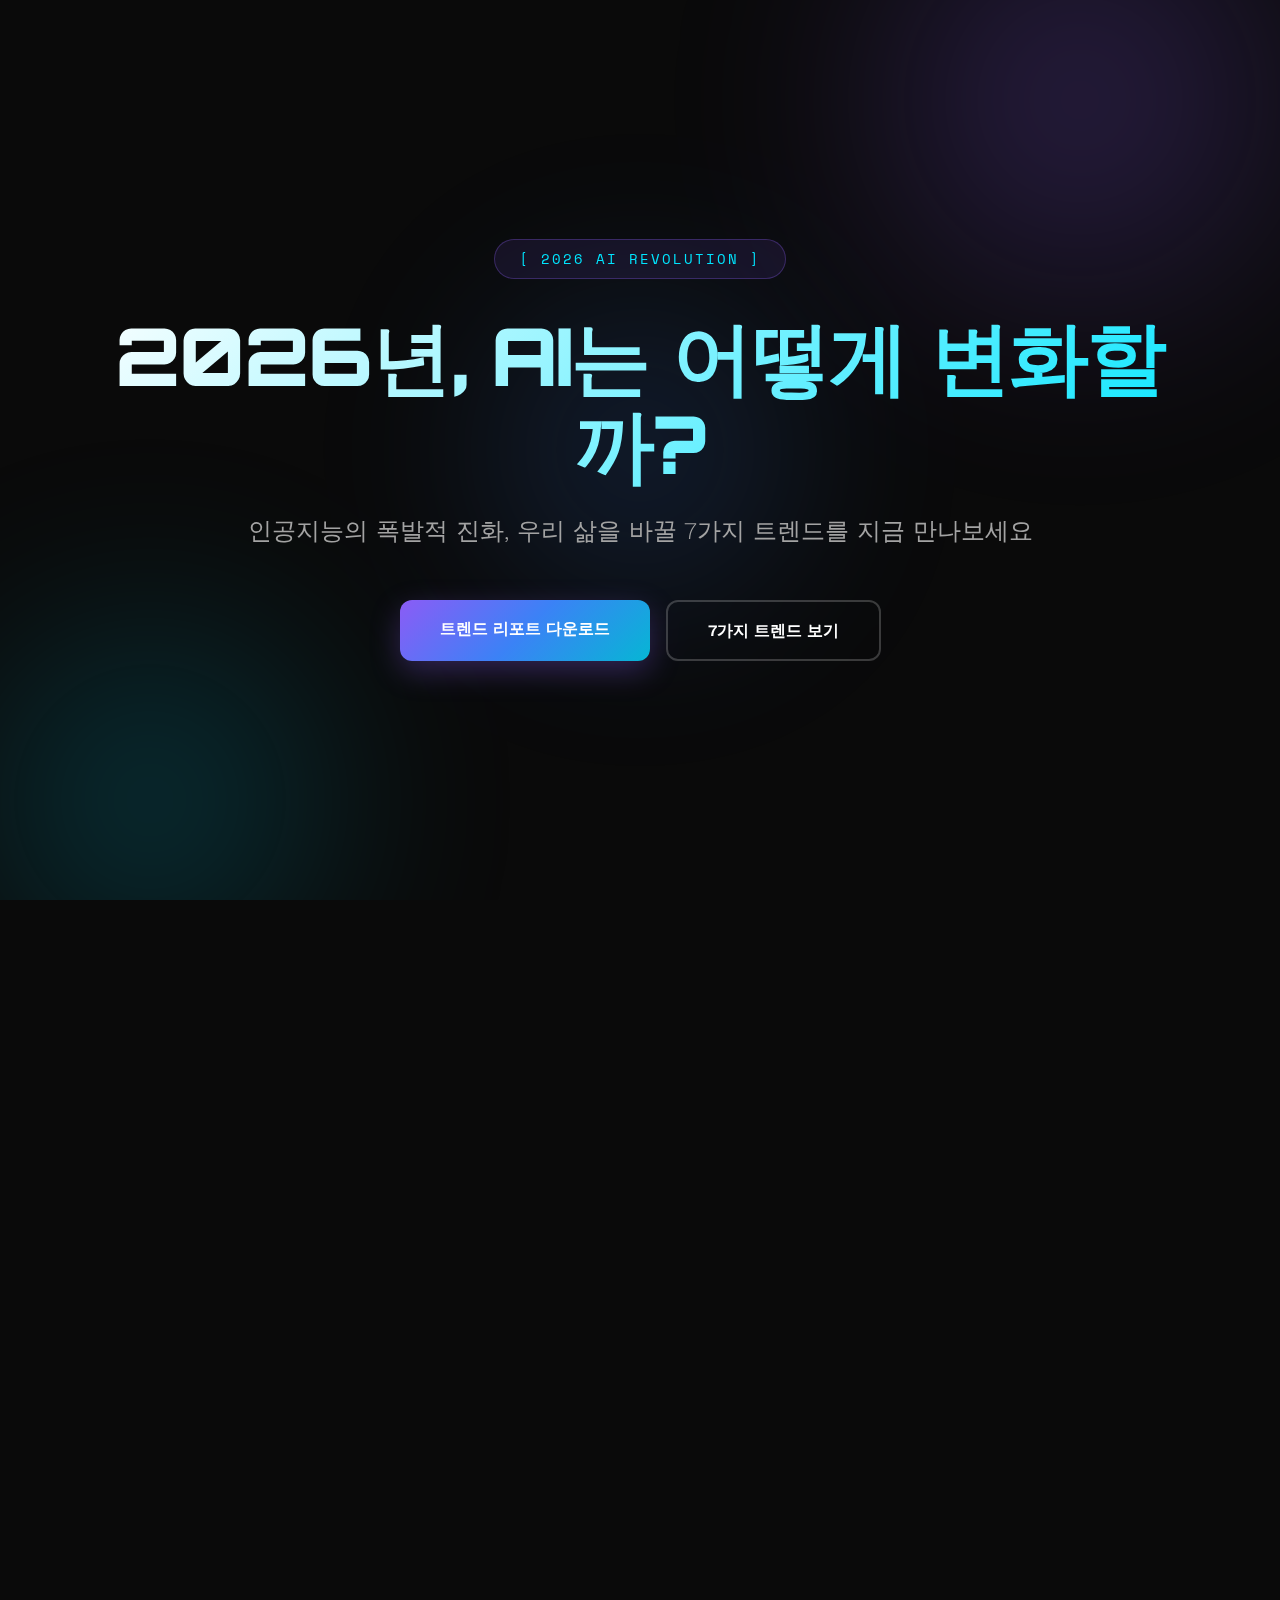
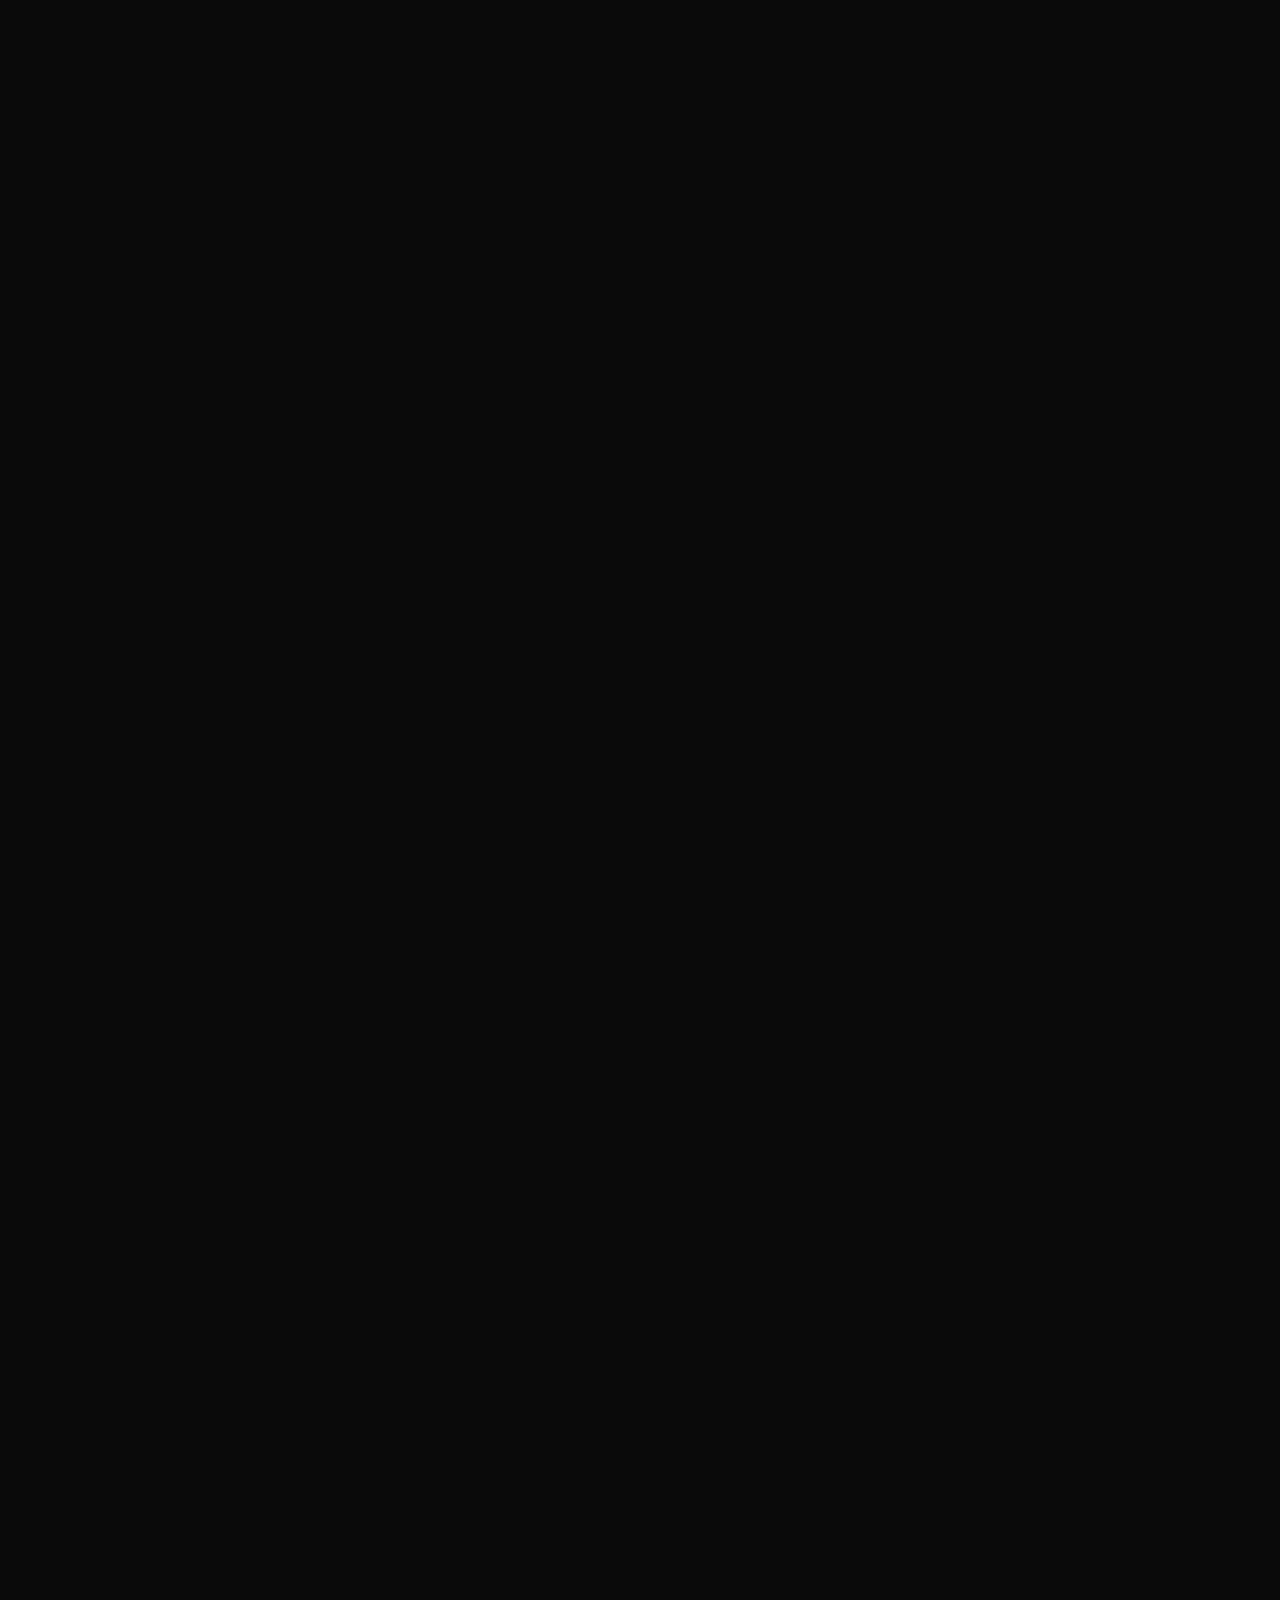
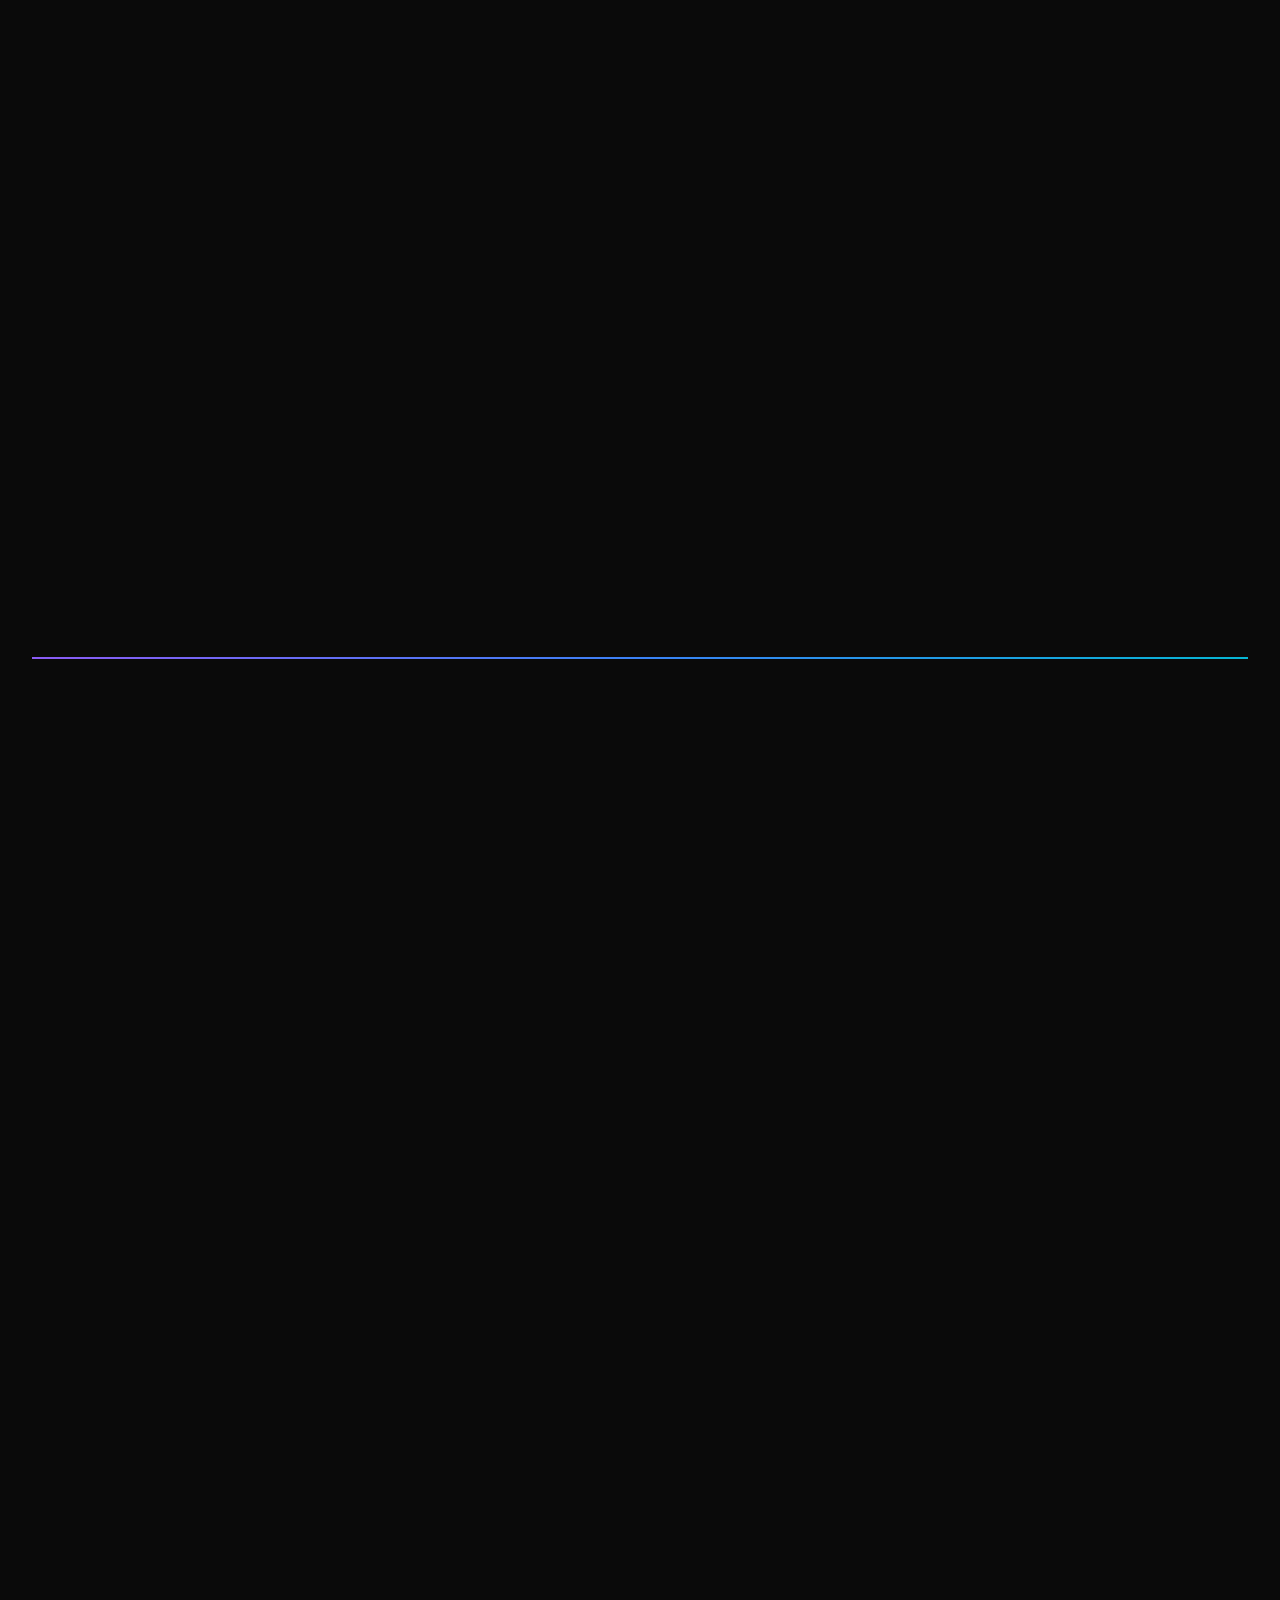
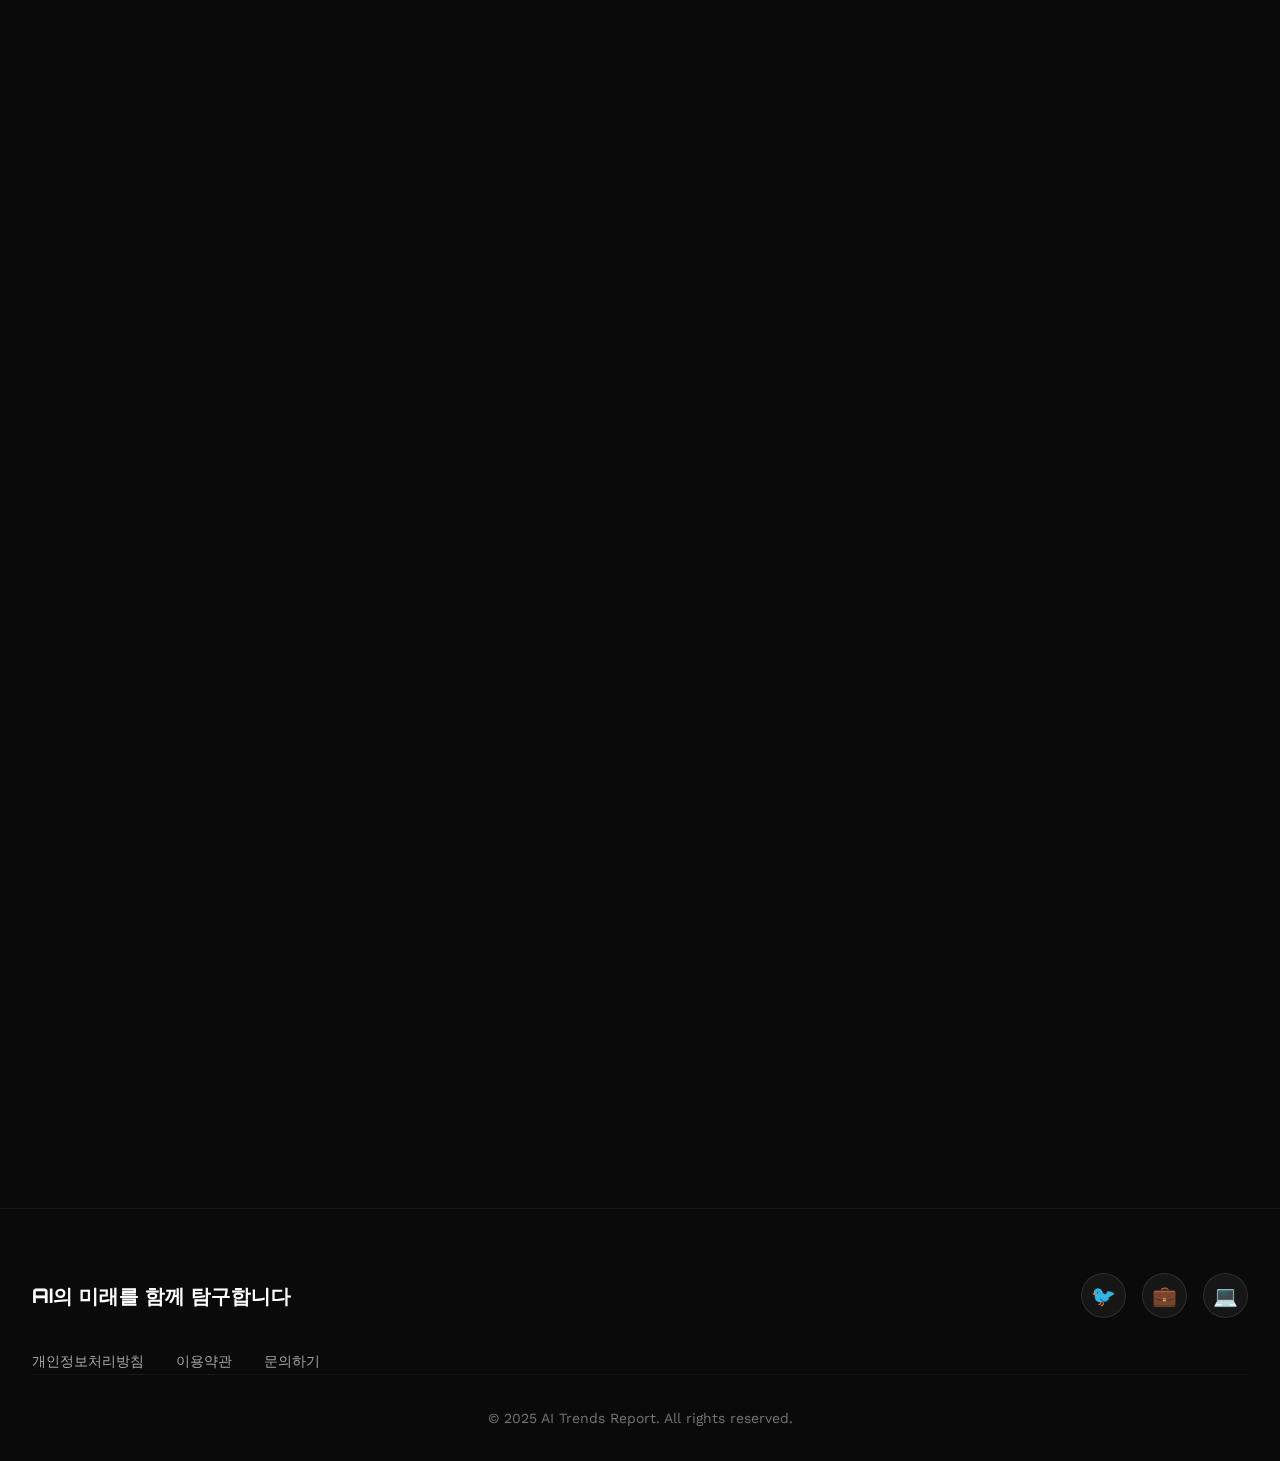
<file: output/ai-trends-2026/version-1/index.html>
<!DOCTYPE html>
<html lang="ko">
<head>
    <meta charset="UTF-8">
    <meta name="viewport" content="width=device-width, initial-scale=1.0">
    <title>2026 AI 트렌드 예측 | AI의 미래를 탐구하다</title>
    <meta name="description" content="2026년 AI는 어떻게 변화할까? 7가지 핵심 트렌드와 전문가 인사이트를 지금 확인하세요.">
    <link rel="preconnect" href="https://fonts.googleapis.com">
    <link rel="preconnect" href="https://fonts.gstatic.com" crossorigin>
    <link href="https://fonts.googleapis.com/css2?family=Orbitron:wght@400;700;900&family=Space+Mono:wght@400;700&family=Work+Sans:wght@300;400;500;600&display=swap" rel="stylesheet">
    <style>
        * {
            margin: 0;
            padding: 0;
            box-sizing: border-box;
        }

        :root {
            --color-bg-primary: #0a0a0a;
            --color-bg-secondary: #1a1a1a;
            --color-bg-card: #151515;
            --color-purple: #8b5cf6;
            --color-blue: #3b82f6;
            --color-cyan: #06b6d4;
            --color-cyan-bright: #00e5ff;
            --color-text-primary: #ffffff;
            --color-text-secondary: #a3a3a3;
            --color-text-tertiary: #737373;

            --font-display: 'Orbitron', sans-serif;
            --font-mono: 'Space Mono', monospace;
            --font-body: 'Work Sans', sans-serif;

            --gradient-primary: linear-gradient(135deg, #8b5cf6 0%, #3b82f6 50%, #06b6d4 100%);
            --gradient-glow: radial-gradient(ellipse at center, rgba(139, 92, 246, 0.15) 0%, transparent 70%);
        }

        body {
            font-family: var(--font-body);
            background-color: var(--color-bg-primary);
            color: var(--color-text-primary);
            line-height: 1.6;
            overflow-x: hidden;
        }

        /* Animated Background */
        .bg-animation {
            position: fixed;
            top: 0;
            left: 0;
            width: 100%;
            height: 100%;
            z-index: 0;
            pointer-events: none;
            overflow: hidden;
        }

        .bg-gradient-orb {
            position: absolute;
            border-radius: 50%;
            filter: blur(100px);
            opacity: 0.3;
            animation: float 20s ease-in-out infinite;
        }

        .orb-1 {
            width: 600px;
            height: 600px;
            background: radial-gradient(circle, var(--color-purple) 0%, transparent 70%);
            top: -200px;
            right: -100px;
            animation-delay: 0s;
        }

        .orb-2 {
            width: 500px;
            height: 500px;
            background: radial-gradient(circle, var(--color-cyan) 0%, transparent 70%);
            bottom: -150px;
            left: -100px;
            animation-delay: -5s;
        }

        .orb-3 {
            width: 400px;
            height: 400px;
            background: radial-gradient(circle, var(--color-blue) 0%, transparent 70%);
            top: 50%;
            left: 50%;
            transform: translate(-50%, -50%);
            animation-delay: -10s;
        }

        @keyframes float {
            0%, 100% {
                transform: translate(0, 0) scale(1);
            }
            33% {
                transform: translate(50px, -50px) scale(1.1);
            }
            66% {
                transform: translate(-30px, 30px) scale(0.9);
            }
        }

        /* Container */
        .container {
            max-width: 1400px;
            margin: 0 auto;
            padding: 0 2rem;
            position: relative;
            z-index: 1;
        }

        /* Hero Section */
        .hero {
            min-height: 100vh;
            display: flex;
            flex-direction: column;
            justify-content: center;
            align-items: center;
            text-align: center;
            position: relative;
            padding: 8rem 2rem;
        }

        .hero-badge {
            display: inline-block;
            padding: 0.5rem 1.5rem;
            background: rgba(139, 92, 246, 0.1);
            border: 1px solid rgba(139, 92, 246, 0.3);
            border-radius: 50px;
            font-family: var(--font-mono);
            font-size: 0.875rem;
            color: var(--color-cyan-bright);
            margin-bottom: 2rem;
            animation: fadeInDown 0.8s ease-out;
            letter-spacing: 2px;
        }

        .hero h1 {
            font-family: var(--font-display);
            font-size: clamp(2.5rem, 8vw, 5rem);
            font-weight: 900;
            line-height: 1.1;
            margin-bottom: 1.5rem;
            background: linear-gradient(135deg, #ffffff 0%, #00e5ff 100%);
            -webkit-background-clip: text;
            -webkit-text-fill-color: transparent;
            background-clip: text;
            animation: fadeInUp 1s ease-out 0.2s both;
            letter-spacing: -2px;
        }

        .hero-subtitle {
            font-size: clamp(1.125rem, 2vw, 1.5rem);
            color: var(--color-text-secondary);
            max-width: 800px;
            margin: 0 auto 3rem;
            font-weight: 300;
            animation: fadeInUp 1s ease-out 0.4s both;
            line-height: 1.7;
        }

        .cta-group {
            display: flex;
            gap: 1rem;
            flex-wrap: wrap;
            justify-content: center;
            animation: fadeInUp 1s ease-out 0.6s both;
        }

        .btn {
            padding: 1rem 2.5rem;
            border-radius: 12px;
            font-weight: 600;
            font-size: 1rem;
            cursor: pointer;
            transition: all 0.3s ease;
            text-decoration: none;
            display: inline-block;
            font-family: var(--font-body);
            border: none;
        }

        .btn-primary {
            background: var(--gradient-primary);
            color: white;
            box-shadow: 0 10px 30px rgba(139, 92, 246, 0.3);
            position: relative;
            overflow: hidden;
        }

        .btn-primary::before {
            content: '';
            position: absolute;
            top: 0;
            left: -100%;
            width: 100%;
            height: 100%;
            background: linear-gradient(90deg, transparent, rgba(255, 255, 255, 0.2), transparent);
            transition: left 0.5s;
        }

        .btn-primary:hover::before {
            left: 100%;
        }

        .btn-primary:hover {
            transform: translateY(-2px);
            box-shadow: 0 15px 40px rgba(139, 92, 246, 0.5);
        }

        .btn-secondary {
            background: transparent;
            color: var(--color-text-primary);
            border: 2px solid rgba(255, 255, 255, 0.2);
            backdrop-filter: blur(10px);
        }

        .btn-secondary:hover {
            border-color: var(--color-cyan-bright);
            background: rgba(0, 229, 255, 0.1);
            transform: translateY(-2px);
        }

        /* Stats Section */
        .stats {
            padding: 6rem 0;
            position: relative;
        }

        .stats-grid {
            display: grid;
            grid-template-columns: repeat(auto-fit, minmax(280px, 1fr));
            gap: 2rem;
        }

        .stat-card {
            background: var(--color-bg-card);
            border: 1px solid rgba(255, 255, 255, 0.05);
            border-radius: 20px;
            padding: 3rem 2rem;
            text-align: center;
            transition: all 0.4s ease;
            position: relative;
            overflow: hidden;
        }

        .stat-card::before {
            content: '';
            position: absolute;
            top: 0;
            left: 0;
            right: 0;
            height: 3px;
            background: var(--gradient-primary);
            transform: scaleX(0);
            transition: transform 0.4s ease;
        }

        .stat-card:hover::before {
            transform: scaleX(1);
        }

        .stat-card:hover {
            transform: translateY(-10px);
            border-color: rgba(139, 92, 246, 0.3);
            box-shadow: 0 20px 40px rgba(139, 92, 246, 0.2);
        }

        .stat-number {
            font-family: var(--font-display);
            font-size: 3.5rem;
            font-weight: 900;
            background: var(--gradient-primary);
            -webkit-background-clip: text;
            -webkit-text-fill-color: transparent;
            background-clip: text;
            margin-bottom: 1rem;
            line-height: 1;
        }

        .stat-label {
            color: var(--color-text-secondary);
            font-size: 1rem;
            font-weight: 400;
        }

        /* Section Title */
        .section {
            padding: 6rem 0;
            position: relative;
        }

        .section-header {
            text-align: center;
            margin-bottom: 4rem;
        }

        .section-title {
            font-family: var(--font-display);
            font-size: clamp(2rem, 5vw, 3rem);
            font-weight: 700;
            margin-bottom: 1rem;
            letter-spacing: -1px;
        }

        .section-subtitle {
            color: var(--color-text-secondary);
            font-size: 1.25rem;
            max-width: 700px;
            margin: 0 auto;
            font-weight: 300;
        }

        /* Trends Grid */
        .trends-grid {
            display: grid;
            grid-template-columns: repeat(auto-fit, minmax(350px, 1fr));
            gap: 2rem;
        }

        .trend-card {
            background: linear-gradient(135deg, var(--color-bg-card) 0%, rgba(26, 26, 26, 0.8) 100%);
            border: 1px solid rgba(255, 255, 255, 0.05);
            border-radius: 24px;
            padding: 2.5rem;
            transition: all 0.4s ease;
            position: relative;
            overflow: hidden;
        }

        .trend-card::after {
            content: '';
            position: absolute;
            top: 0;
            left: 0;
            right: 0;
            bottom: 0;
            background: radial-gradient(circle at top right, rgba(139, 92, 246, 0.1), transparent 60%);
            opacity: 0;
            transition: opacity 0.4s ease;
        }

        .trend-card:hover::after {
            opacity: 1;
        }

        .trend-card:hover {
            transform: translateY(-8px);
            border-color: rgba(139, 92, 246, 0.3);
            box-shadow: 0 20px 60px rgba(0, 0, 0, 0.5);
        }

        .trend-icon {
            font-size: 3rem;
            margin-bottom: 1.5rem;
            display: block;
            filter: drop-shadow(0 0 20px rgba(0, 229, 255, 0.5));
        }

        .trend-title {
            font-family: var(--font-display);
            font-size: 1.5rem;
            font-weight: 700;
            margin-bottom: 0.5rem;
            color: var(--color-cyan-bright);
        }

        .trend-subtitle {
            font-size: 1rem;
            color: var(--color-text-secondary);
            margin-bottom: 1rem;
            font-weight: 500;
        }

        .trend-description {
            color: var(--color-text-secondary);
            line-height: 1.7;
            margin-bottom: 1.5rem;
        }

        .trend-points {
            list-style: none;
            padding: 0;
        }

        .trend-points li {
            padding: 0.5rem 0;
            padding-left: 1.5rem;
            position: relative;
            color: var(--color-text-secondary);
            font-size: 0.9rem;
        }

        .trend-points li::before {
            content: '→';
            position: absolute;
            left: 0;
            color: var(--color-cyan-bright);
            font-weight: bold;
        }

        /* Timeline */
        .timeline {
            position: relative;
            padding: 4rem 0;
        }

        .timeline-container {
            display: grid;
            grid-template-columns: repeat(auto-fit, minmax(300px, 1fr));
            gap: 3rem;
            position: relative;
        }

        .timeline-line {
            position: absolute;
            top: 50%;
            left: 0;
            right: 0;
            height: 2px;
            background: linear-gradient(90deg, var(--color-purple), var(--color-blue), var(--color-cyan));
            transform: translateY(-50%);
            display: none;
        }

        @media (min-width: 1024px) {
            .timeline-line {
                display: block;
            }
        }

        .timeline-item {
            background: var(--color-bg-card);
            border: 1px solid rgba(255, 255, 255, 0.05);
            border-radius: 20px;
            padding: 2.5rem;
            position: relative;
            transition: all 0.4s ease;
        }

        .timeline-item::before {
            content: '';
            position: absolute;
            top: -1px;
            left: -1px;
            right: -1px;
            bottom: -1px;
            background: var(--gradient-primary);
            border-radius: 20px;
            opacity: 0;
            z-index: -1;
            transition: opacity 0.4s ease;
        }

        .timeline-item:hover::before {
            opacity: 0.3;
        }

        .timeline-item:hover {
            transform: scale(1.05);
        }

        .timeline-year {
            font-family: var(--font-display);
            font-size: 3rem;
            font-weight: 900;
            background: var(--gradient-primary);
            -webkit-background-clip: text;
            -webkit-text-fill-color: transparent;
            background-clip: text;
            margin-bottom: 1rem;
            line-height: 1;
        }

        .timeline-title {
            font-size: 1.5rem;
            font-weight: 700;
            margin-bottom: 1rem;
            font-family: var(--font-display);
        }

        .timeline-description {
            color: var(--color-text-secondary);
            margin-bottom: 1.5rem;
            line-height: 1.7;
        }

        .timeline-milestones {
            list-style: none;
            padding: 0;
        }

        .timeline-milestones li {
            padding: 0.75rem 0;
            padding-left: 2rem;
            position: relative;
            color: var(--color-text-secondary);
            border-left: 2px solid rgba(0, 229, 255, 0.2);
            margin-bottom: 0.5rem;
        }

        .timeline-milestones li::before {
            content: '';
            position: absolute;
            left: -6px;
            top: 50%;
            transform: translateY(-50%);
            width: 10px;
            height: 10px;
            background: var(--color-cyan-bright);
            border-radius: 50%;
            box-shadow: 0 0 10px var(--color-cyan-bright);
        }

        /* Expert Insights */
        .insights-grid {
            display: grid;
            grid-template-columns: repeat(auto-fit, minmax(320px, 1fr));
            gap: 2rem;
        }

        .insight-card {
            background: linear-gradient(135deg, rgba(139, 92, 246, 0.05), rgba(6, 182, 212, 0.05));
            border: 1px solid rgba(255, 255, 255, 0.1);
            border-radius: 24px;
            padding: 2.5rem;
            position: relative;
            transition: all 0.4s ease;
        }

        .insight-card:hover {
            transform: translateY(-8px);
            border-color: rgba(0, 229, 255, 0.3);
            box-shadow: 0 20px 60px rgba(0, 229, 255, 0.15);
        }

        .quote-icon {
            font-size: 3rem;
            color: var(--color-cyan-bright);
            opacity: 0.3;
            line-height: 1;
            margin-bottom: 1rem;
        }

        .insight-quote {
            font-size: 1.125rem;
            line-height: 1.8;
            color: var(--color-text-primary);
            margin-bottom: 2rem;
            font-style: italic;
            font-weight: 300;
        }

        .insight-author {
            display: flex;
            align-items: center;
            gap: 1rem;
        }

        .author-avatar {
            width: 50px;
            height: 50px;
            border-radius: 50%;
            display: flex;
            align-items: center;
            justify-content: center;
            font-family: var(--font-display);
            font-weight: 700;
            font-size: 1.25rem;
            color: white;
        }

        .author-info h4 {
            font-size: 1rem;
            font-weight: 600;
            margin-bottom: 0.25rem;
        }

        .author-info p {
            font-size: 0.875rem;
            color: var(--color-text-secondary);
        }

        /* CTA Section */
        .cta-section {
            background: linear-gradient(135deg, rgba(139, 92, 246, 0.1), rgba(6, 182, 212, 0.1));
            border: 1px solid rgba(255, 255, 255, 0.1);
            border-radius: 40px;
            padding: 5rem 3rem;
            text-align: center;
            margin: 6rem auto;
            max-width: 1000px;
            position: relative;
            overflow: hidden;
        }

        .cta-section::before {
            content: '';
            position: absolute;
            top: -50%;
            right: -50%;
            width: 100%;
            height: 100%;
            background: radial-gradient(circle, rgba(0, 229, 255, 0.1), transparent 70%);
            animation: rotate 20s linear infinite;
        }

        @keyframes rotate {
            from {
                transform: rotate(0deg);
            }
            to {
                transform: rotate(360deg);
            }
        }

        .cta-section h2 {
            font-family: var(--font-display);
            font-size: clamp(2rem, 4vw, 3rem);
            font-weight: 700;
            margin-bottom: 1rem;
            position: relative;
            z-index: 1;
        }

        .cta-section p {
            color: var(--color-text-secondary);
            font-size: 1.25rem;
            margin-bottom: 2rem;
            position: relative;
            z-index: 1;
        }

        .cta-benefits {
            display: grid;
            grid-template-columns: repeat(auto-fit, minmax(200px, 1fr));
            gap: 1.5rem;
            margin: 3rem 0;
            text-align: left;
            position: relative;
            z-index: 1;
        }

        .benefit-item {
            display: flex;
            align-items: start;
            gap: 0.75rem;
        }

        .benefit-item::before {
            content: '✓';
            color: var(--color-cyan-bright);
            font-size: 1.5rem;
            font-weight: bold;
        }

        .cta-form {
            display: flex;
            gap: 1rem;
            max-width: 600px;
            margin: 3rem auto 0;
            flex-wrap: wrap;
            justify-content: center;
            position: relative;
            z-index: 1;
        }

        .cta-input {
            flex: 1;
            min-width: 250px;
            padding: 1.25rem 1.5rem;
            border-radius: 12px;
            border: 1px solid rgba(255, 255, 255, 0.1);
            background: rgba(0, 0, 0, 0.3);
            color: var(--color-text-primary);
            font-size: 1rem;
            font-family: var(--font-body);
            transition: all 0.3s ease;
        }

        .cta-input:focus {
            outline: none;
            border-color: var(--color-cyan-bright);
            background: rgba(0, 0, 0, 0.5);
            box-shadow: 0 0 20px rgba(0, 229, 255, 0.2);
        }

        .cta-input::placeholder {
            color: var(--color-text-tertiary);
        }

        .privacy-note {
            font-size: 0.875rem;
            color: var(--color-text-tertiary);
            margin-top: 1.5rem;
            position: relative;
            z-index: 1;
        }

        /* Footer */
        .footer {
            padding: 4rem 0 2rem;
            border-top: 1px solid rgba(255, 255, 255, 0.05);
            margin-top: 6rem;
        }

        .footer-content {
            display: flex;
            justify-content: space-between;
            align-items: center;
            flex-wrap: wrap;
            gap: 2rem;
            margin-bottom: 2rem;
        }

        .footer-tagline {
            font-family: var(--font-display);
            font-size: 1.25rem;
            font-weight: 700;
        }

        .social-links {
            display: flex;
            gap: 1rem;
        }

        .social-link {
            width: 45px;
            height: 45px;
            border-radius: 50%;
            background: rgba(255, 255, 255, 0.05);
            display: flex;
            align-items: center;
            justify-content: center;
            text-decoration: none;
            font-size: 1.25rem;
            transition: all 0.3s ease;
            border: 1px solid rgba(255, 255, 255, 0.1);
        }

        .social-link:hover {
            background: var(--gradient-primary);
            transform: translateY(-3px);
            box-shadow: 0 10px 20px rgba(139, 92, 246, 0.3);
        }

        .footer-links {
            display: flex;
            gap: 2rem;
            flex-wrap: wrap;
        }

        .footer-links a {
            color: var(--color-text-secondary);
            text-decoration: none;
            font-size: 0.9rem;
            transition: color 0.3s ease;
        }

        .footer-links a:hover {
            color: var(--color-cyan-bright);
        }

        .footer-copyright {
            text-align: center;
            color: var(--color-text-tertiary);
            font-size: 0.875rem;
            padding-top: 2rem;
            border-top: 1px solid rgba(255, 255, 255, 0.05);
        }

        /* Animations */
        @keyframes fadeInDown {
            from {
                opacity: 0;
                transform: translateY(-20px);
            }
            to {
                opacity: 1;
                transform: translateY(0);
            }
        }

        @keyframes fadeInUp {
            from {
                opacity: 0;
                transform: translateY(20px);
            }
            to {
                opacity: 1;
                transform: translateY(0);
            }
        }

        /* Scroll Animation */
        .fade-in {
            opacity: 0;
            transform: translateY(30px);
            transition: opacity 0.8s ease, transform 0.8s ease;
        }

        .fade-in.visible {
            opacity: 1;
            transform: translateY(0);
        }

        /* Responsive */
        @media (max-width: 768px) {
            .hero {
                padding: 6rem 1.5rem;
            }

            .section {
                padding: 4rem 0;
            }

            .trends-grid,
            .insights-grid {
                grid-template-columns: 1fr;
            }

            .cta-section {
                padding: 3rem 2rem;
                margin: 4rem 1rem;
            }

            .cta-form {
                flex-direction: column;
            }

            .footer-content {
                flex-direction: column;
                text-align: center;
            }
        }
    </style>
</head>
<body>
    <!-- Animated Background -->
    <div class="bg-animation">
        <div class="bg-gradient-orb orb-1"></div>
        <div class="bg-gradient-orb orb-2"></div>
        <div class="bg-gradient-orb orb-3"></div>
    </div>

    <!-- Hero Section -->
    <section class="hero">
        <div class="container">
            <div class="hero-badge">[ 2026 AI REVOLUTION ]</div>
            <h1>2026년, AI는 어떻게 변화할까?</h1>
            <p class="hero-subtitle">
                인공지능의 폭발적 진화, 우리 삶을 바꿀 7가지 트렌드를 지금 만나보세요
            </p>
            <div class="cta-group">
                <a href="#cta" class="btn btn-primary">트렌드 리포트 다운로드</a>
                <a href="#trends" class="btn btn-secondary">7가지 트렌드 보기</a>
            </div>
        </div>
    </section>

    <!-- Stats Section -->
    <section class="stats">
        <div class="container">
            <div class="stats-grid fade-in">
                <div class="stat-card">
                    <div class="stat-number">75%</div>
                    <div class="stat-label">2026년까지 AI 도입 기업 비율</div>
                </div>
                <div class="stat-card">
                    <div class="stat-number">$15.7T</div>
                    <div class="stat-label">2026년 글로벌 AI 시장 규모</div>
                </div>
                <div class="stat-card">
                    <div class="stat-number">97%</div>
                    <div class="stat-label">일상에서 AI 기술 사용 경험률</div>
                </div>
            </div>
        </div>
    </section>

    <!-- Trends Section -->
    <section id="trends" class="section">
        <div class="container">
            <div class="section-header fade-in">
                <h2 class="section-title">7가지 핵심 AI 트렌드</h2>
                <p class="section-subtitle">2026년을 주도할 인공지능 혁신의 흐름</p>
            </div>

            <div class="trends-grid">
                <div class="trend-card fade-in">
                    <span class="trend-icon">🤖</span>
                    <h3 class="trend-title">AI 에이전트의 대중화</h3>
                    <p class="trend-subtitle">누구나 쓰는 지능형 비서의 시대</p>
                    <p class="trend-description">
                        2026년에는 AI 에이전트가 개인 비서를 넘어 업무 자동화, 창작 지원, 의사결정 보조까지 수행합니다. 코드 없이도 자신만의 AI 에이전트를 만들고 배포할 수 있는 플랫폼이 보편화됩니다.
                    </p>
                    <ul class="trend-points">
                        <li>노코드 AI 에이전트 빌더 보편화</li>
                        <li>개인 맞춤형 업무 자동화 도구</li>
                        <li>멀티태스킹 지능형 어시스턴트</li>
                    </ul>
                </div>

                <div class="trend-card fade-in">
                    <span class="trend-icon">🎨</span>
                    <h3 class="trend-title">멀티모달 AI의 진화</h3>
                    <p class="trend-subtitle">텍스트, 이미지, 영상, 음성을 하나로</p>
                    <p class="trend-description">
                        단일 모델이 텍스트, 이미지, 영상, 음성을 동시에 이해하고 생성합니다. 실시간 번역, 영상 요약, 창작 콘텐츠 제작이 더욱 자연스럽고 정교해집니다.
                    </p>
                    <ul class="trend-points">
                        <li>통합 멀티모달 AI 모델 상용화</li>
                        <li>실시간 크로스모달 변환</li>
                        <li>창작자를 위한 AI 협업 도구</li>
                    </ul>
                </div>

                <div class="trend-card fade-in">
                    <span class="trend-icon">💬</span>
                    <h3 class="trend-title">개인화 AI 비서</h3>
                    <p class="trend-subtitle">당신을 이해하는 AI</p>
                    <p class="trend-description">
                        학습 패턴, 선호도, 맥락을 이해하는 초개인화 AI가 등장합니다. 스마트폰, 스마트워치, 가전제품이 하나의 생태계로 연결되어 끊김 없는 AI 경험을 제공합니다.
                    </p>
                    <ul class="trend-points">
                        <li>사용자 맥락 인식 및 학습</li>
                        <li>디바이스 간 끊김 없는 연동</li>
                        <li>프라이버시 보호 온디바이스 AI</li>
                    </ul>
                </div>

                <div class="trend-card fade-in">
                    <span class="trend-icon">🦾</span>
                    <h3 class="trend-title">AI + 로보틱스 융합</h3>
                    <p class="trend-subtitle">물리적 세계를 바꾸는 지능형 로봇</p>
                    <p class="trend-description">
                        AI가 로봇 팔, 자율주행차, 드론과 결합하여 제조, 물류, 의료 현장을 혁신합니다. 사람과 협업하는 코봇(협동 로봇)이 일상화됩니다.
                    </p>
                    <ul class="trend-points">
                        <li>인간-로봇 협업 시스템 확산</li>
                        <li>자율 배송 및 제조 로봇 상용화</li>
                        <li>의료 수술 로봇의 AI 고도화</li>
                    </ul>
                </div>

                <div class="trend-card fade-in">
                    <span class="trend-icon">⚖️</span>
                    <h3 class="trend-title">규제 및 윤리 프레임워크</h3>
                    <p class="trend-subtitle">책임 있는 AI 사용을 위한 제도화</p>
                    <p class="trend-description">
                        AI 규제 법안이 전 세계적으로 도입됩니다. 투명성, 공정성, 프라이버시 보호가 AI 개발의 핵심 요소가 되며, 기업의 윤리적 AI 채택이 경쟁력이 됩니다.
                    </p>
                    <ul class="trend-points">
                        <li>EU AI Act 등 글로벌 규제 시행</li>
                        <li>AI 모델 투명성 및 설명 가능성 의무화</li>
                        <li>편향성 제거 및 공정성 검증 도구</li>
                    </ul>
                </div>

                <div class="trend-card fade-in">
                    <span class="trend-icon">📱</span>
                    <h3 class="trend-title">엣지 AI와 온디바이스 처리</h3>
                    <p class="trend-subtitle">클라우드 없이도 강력한 AI</p>
                    <p class="trend-description">
                        스마트폰과 IoT 기기에서 직접 AI 모델을 실행하는 엣지 컴퓨팅이 확산됩니다. 빠른 응답 속도, 프라이버시 보호, 낮은 비용이 장점입니다.
                    </p>
                    <ul class="trend-points">
                        <li>온디바이스 LLM 및 이미지 생성 모델</li>
                        <li>초저전력 AI 칩셋 보급</li>
                        <li>오프라인 환경에서도 작동하는 AI</li>
                    </ul>
                </div>

                <div class="trend-card fade-in">
                    <span class="trend-icon">🌍</span>
                    <h3 class="trend-title">AI 민주화</h3>
                    <p class="trend-subtitle">누구나 AI를 만들고 사용하는 시대</p>
                    <p class="trend-description">
                        프로그래밍 지식 없이도 AI 모델을 학습시키고 배포할 수 있는 도구가 대중화됩니다. 교육, 의료, 농업 등 모든 산업에서 AI 접근성이 극대화됩니다.
                    </p>
                    <ul class="trend-points">
                        <li>노코드 AI 개발 플랫폼 확산</li>
                        <li>오픈소스 AI 모델 생태계 성장</li>
                        <li>AI 교육 및 리터러시 프로그램 보편화</li>
                    </ul>
                </div>
            </div>
        </div>
    </section>

    <!-- Timeline Section -->
    <section class="section">
        <div class="container">
            <div class="section-header fade-in">
                <h2 class="section-title">AI 진화의 여정</h2>
                <p class="section-subtitle">2024년부터 2026년까지, AI는 어떻게 발전해왔을까?</p>
            </div>

            <div class="timeline-container">
                <div class="timeline-line"></div>

                <div class="timeline-item fade-in">
                    <div class="timeline-year">2024</div>
                    <h3 class="timeline-title">기반 구축</h3>
                    <p class="timeline-description">
                        대형 언어 모델(LLM) 대중화, ChatGPT와 Claude 등 생성형 AI 폭발적 성장
                    </p>
                    <ul class="timeline-milestones">
                        <li>GPT-4, Claude 3 등 멀티모달 모델 출시</li>
                        <li>AI 코딩 어시스턴트 보편화</li>
                        <li>AI 규제 논의 본격화</li>
                    </ul>
                </div>

                <div class="timeline-item fade-in">
                    <div class="timeline-year">2025</div>
                    <h3 class="timeline-title">가속화</h3>
                    <p class="timeline-description">
                        AI 에이전트 시대 개막, 업무 자동화 및 개인화 AI 확산
                    </p>
                    <ul class="timeline-milestones">
                        <li>자율 AI 에이전트 상용화</li>
                        <li>실시간 멀티모달 번역 서비스</li>
                        <li>온디바이스 AI 칩셋 확산</li>
                    </ul>
                </div>

                <div class="timeline-item fade-in">
                    <div class="timeline-year">2026</div>
                    <h3 class="timeline-title">대변혁</h3>
                    <p class="timeline-description">
                        AI가 일상과 산업의 표준이 되는 해, 전 산업 AI 통합 완료
                    </p>
                    <ul class="timeline-milestones">
                        <li>AI 민주화 완성, 누구나 AI 개발 가능</li>
                        <li>AI 윤리 법안 전 세계 시행</li>
                        <li>인간-AI 협업이 새로운 표준으로 자리잡음</li>
                    </ul>
                </div>
            </div>
        </div>
    </section>

    <!-- Expert Insights -->
    <section class="section">
        <div class="container">
            <div class="section-header fade-in">
                <h2 class="section-title">전문가들의 예측</h2>
                <p class="section-subtitle">글로벌 AI 리더들이 말하는 2026년의 모습</p>
            </div>

            <div class="insights-grid">
                <div class="insight-card fade-in">
                    <div class="quote-icon">"</div>
                    <p class="insight-quote">
                        2026년에는 AI가 단순한 도구가 아닌 협업 파트너가 됩니다. 인간의 창의성과 AI의 효율성이 결합된 새로운 시대가 열립니다.
                    </p>
                    <div class="insight-author">
                        <div class="author-avatar" style="background: linear-gradient(135deg, #8b5cf6, #3b82f6);">김</div>
                        <div class="author-info">
                            <h4>Dr. 김민수</h4>
                            <p>AI 연구소 소장, KAIST</p>
                        </div>
                    </div>
                </div>

                <div class="insight-card fade-in">
                    <div class="quote-icon">"</div>
                    <p class="insight-quote">
                        AI 에이전트가 일상화되면서 업무 생산성이 3배 이상 향상될 것입니다. 중요한 것은 AI를 어떻게 윤리적으로 사용하느냐입니다.
                    </p>
                    <div class="insight-author">
                        <div class="author-avatar" style="background: linear-gradient(135deg, #3b82f6, #06b6d4);">SJ</div>
                        <div class="author-info">
                            <h4>Sarah Johnson</h4>
                            <p>Chief AI Officer, TechCorp</p>
                        </div>
                    </div>
                </div>

                <div class="insight-card fade-in">
                    <div class="quote-icon">"</div>
                    <p class="insight-quote">
                        온디바이스 AI의 발전으로 프라이버시를 보호하면서도 강력한 AI 경험을 누릴 수 있게 됩니다. 이것이 AI의 진정한 민주화입니다.
                    </p>
                    <div class="insight-author">
                        <div class="author-avatar" style="background: linear-gradient(135deg, #06b6d4, #8b5cf6);">이</div>
                        <div class="author-info">
                            <h4>이준호</h4>
                            <p>프로덕트 매니저, 네이버 AI Lab</p>
                        </div>
                    </div>
                </div>
            </div>
        </div>
    </section>

    <!-- CTA Section -->
    <section id="cta" class="section">
        <div class="container">
            <div class="cta-section fade-in">
                <h2>2026 AI 트렌드 완전 분석 리포트</h2>
                <p>50페이지 분량의 심층 분석 자료를 무료로 받아보세요</p>

                <div class="cta-benefits">
                    <div class="benefit-item">
                        <span>7가지 핵심 트렌드 상세 분석</span>
                    </div>
                    <div class="benefit-item">
                        <span>산업별 AI 도입 전략 가이드</span>
                    </div>
                    <div class="benefit-item">
                        <span>전문가 인터뷰 및 케이스 스터디</span>
                    </div>
                    <div class="benefit-item">
                        <span>2027년 이후 AI 전망 포함</span>
                    </div>
                </div>

                <form class="cta-form" onsubmit="handleSubmit(event)">
                    <input type="email" class="cta-input" placeholder="이메일 주소를 입력하세요" required>
                    <button type="submit" class="btn btn-primary">무료로 리포트 받기</button>
                </form>

                <p class="privacy-note">
                    이메일 주소는 리포트 전송 및 뉴스레터 발송 목적으로만 사용됩니다.
                </p>
            </div>
        </div>
    </section>

    <!-- Footer -->
    <footer class="footer">
        <div class="container">
            <div class="footer-content">
                <div class="footer-tagline">AI의 미래를 함께 탐구합니다</div>
                <div class="social-links">
                    <a href="#" class="social-link">🐦</a>
                    <a href="#" class="social-link">💼</a>
                    <a href="#" class="social-link">💻</a>
                </div>
            </div>
            <div class="footer-links">
                <a href="#">개인정보처리방침</a>
                <a href="#">이용약관</a>
                <a href="#">문의하기</a>
            </div>
            <div class="footer-copyright">
                © 2025 AI Trends Report. All rights reserved.
            </div>
        </div>
    </footer>

    <script>
        // Scroll Animation
        const observerOptions = {
            threshold: 0.1,
            rootMargin: '0px 0px -50px 0px'
        };

        const observer = new IntersectionObserver((entries) => {
            entries.forEach(entry => {
                if (entry.isIntersecting) {
                    entry.target.classList.add('visible');
                }
            });
        }, observerOptions);

        document.querySelectorAll('.fade-in').forEach(el => {
            observer.observe(el);
        });

        // Smooth Scroll
        document.querySelectorAll('a[href^="#"]').forEach(anchor => {
            anchor.addEventListener('click', function (e) {
                e.preventDefault();
                const target = document.querySelector(this.getAttribute('href'));
                if (target) {
                    target.scrollIntoView({
                        behavior: 'smooth',
                        block: 'start'
                    });
                }
            });
        });

        // Form Submit
        function handleSubmit(event) {
            event.preventDefault();
            const email = event.target.querySelector('input[type="email"]').value;
            alert(`감사합니다! ${email}로 리포트를 발송했습니다.`);
            event.target.reset();
        }
    </script>
</body>
</html>
</file>
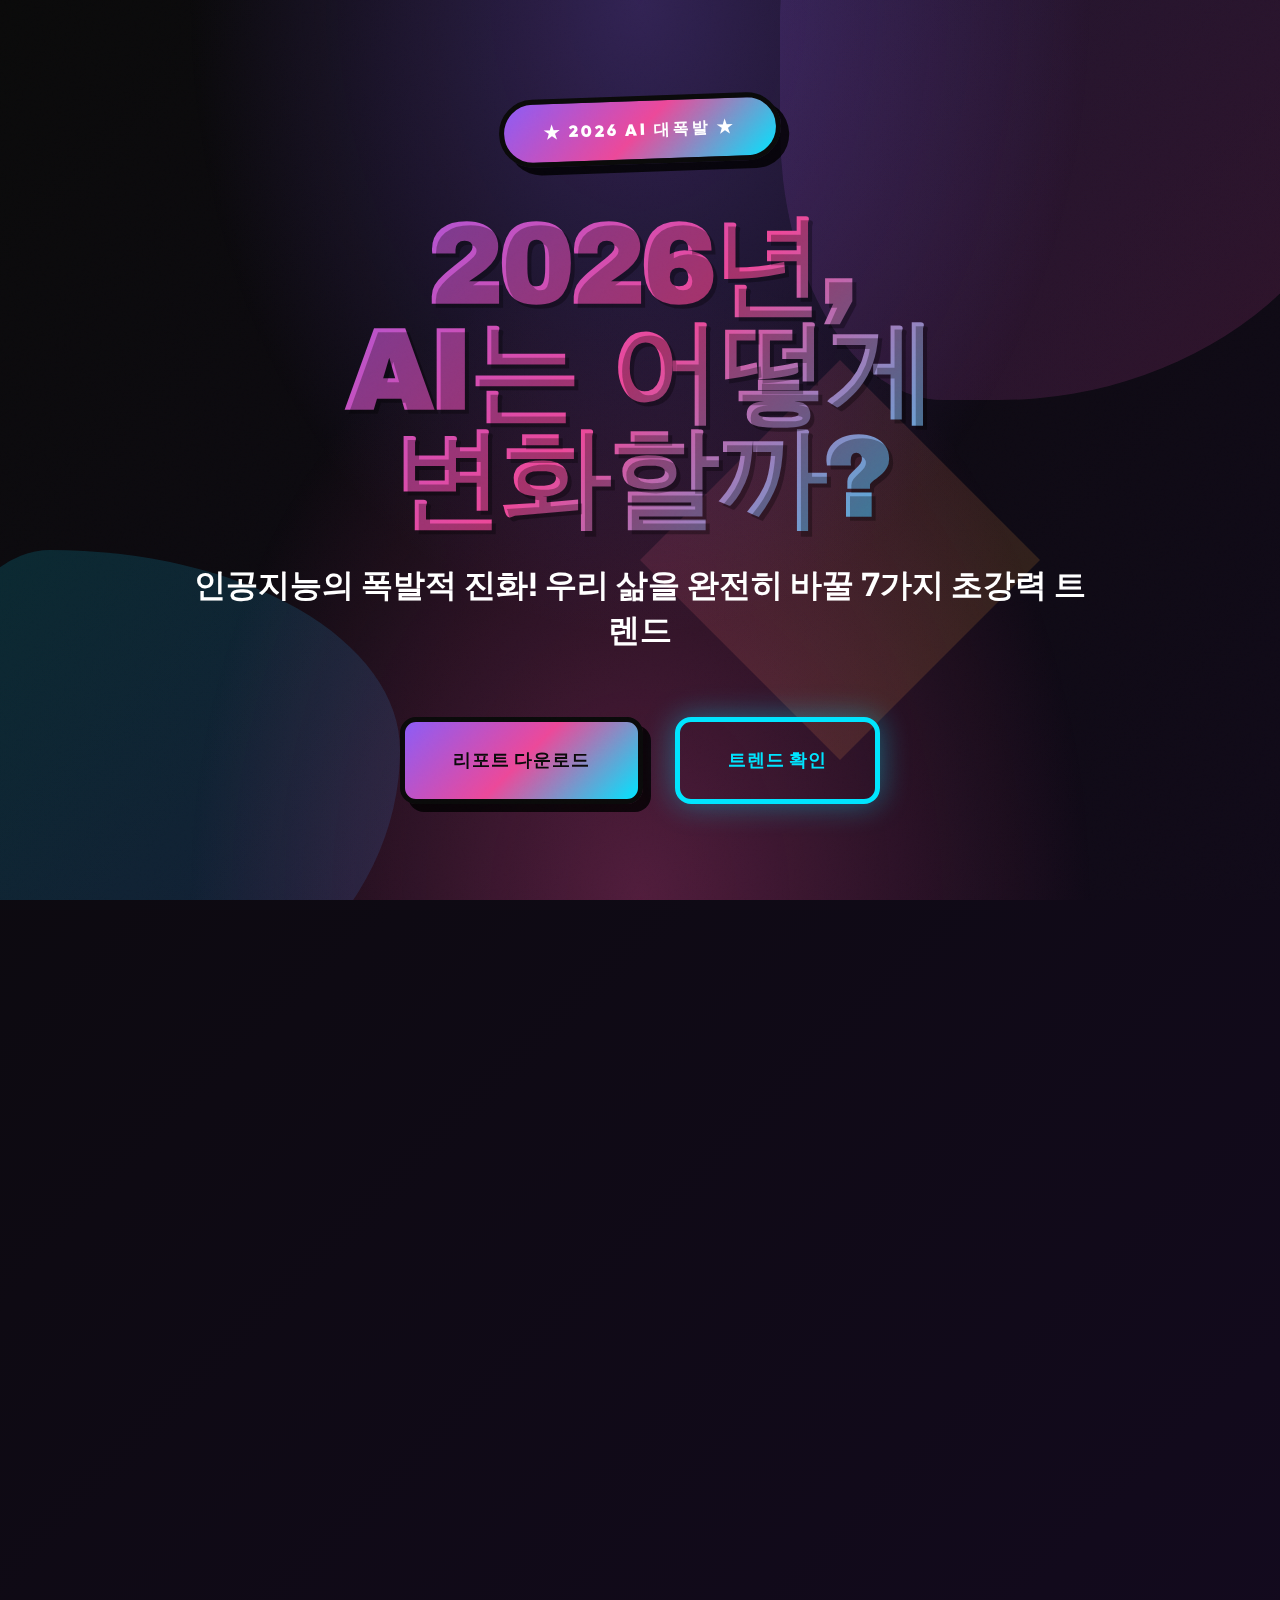
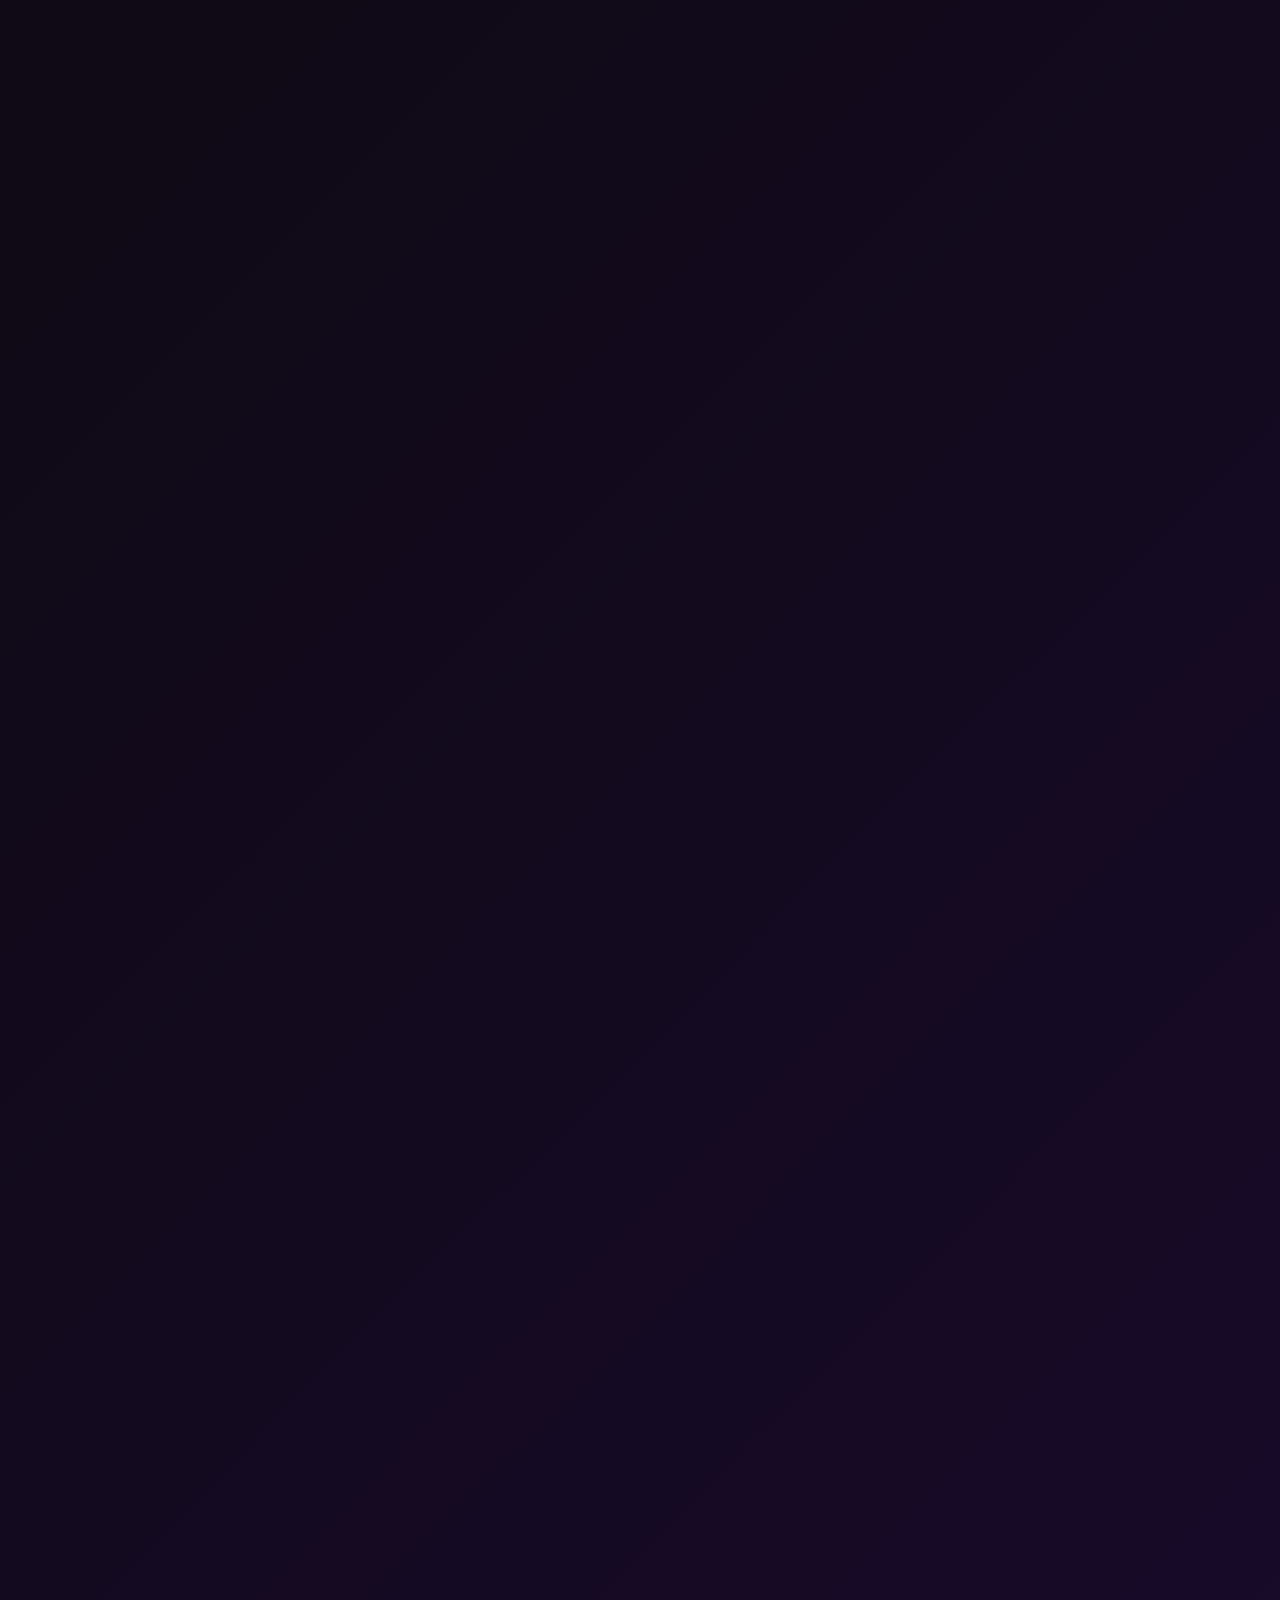
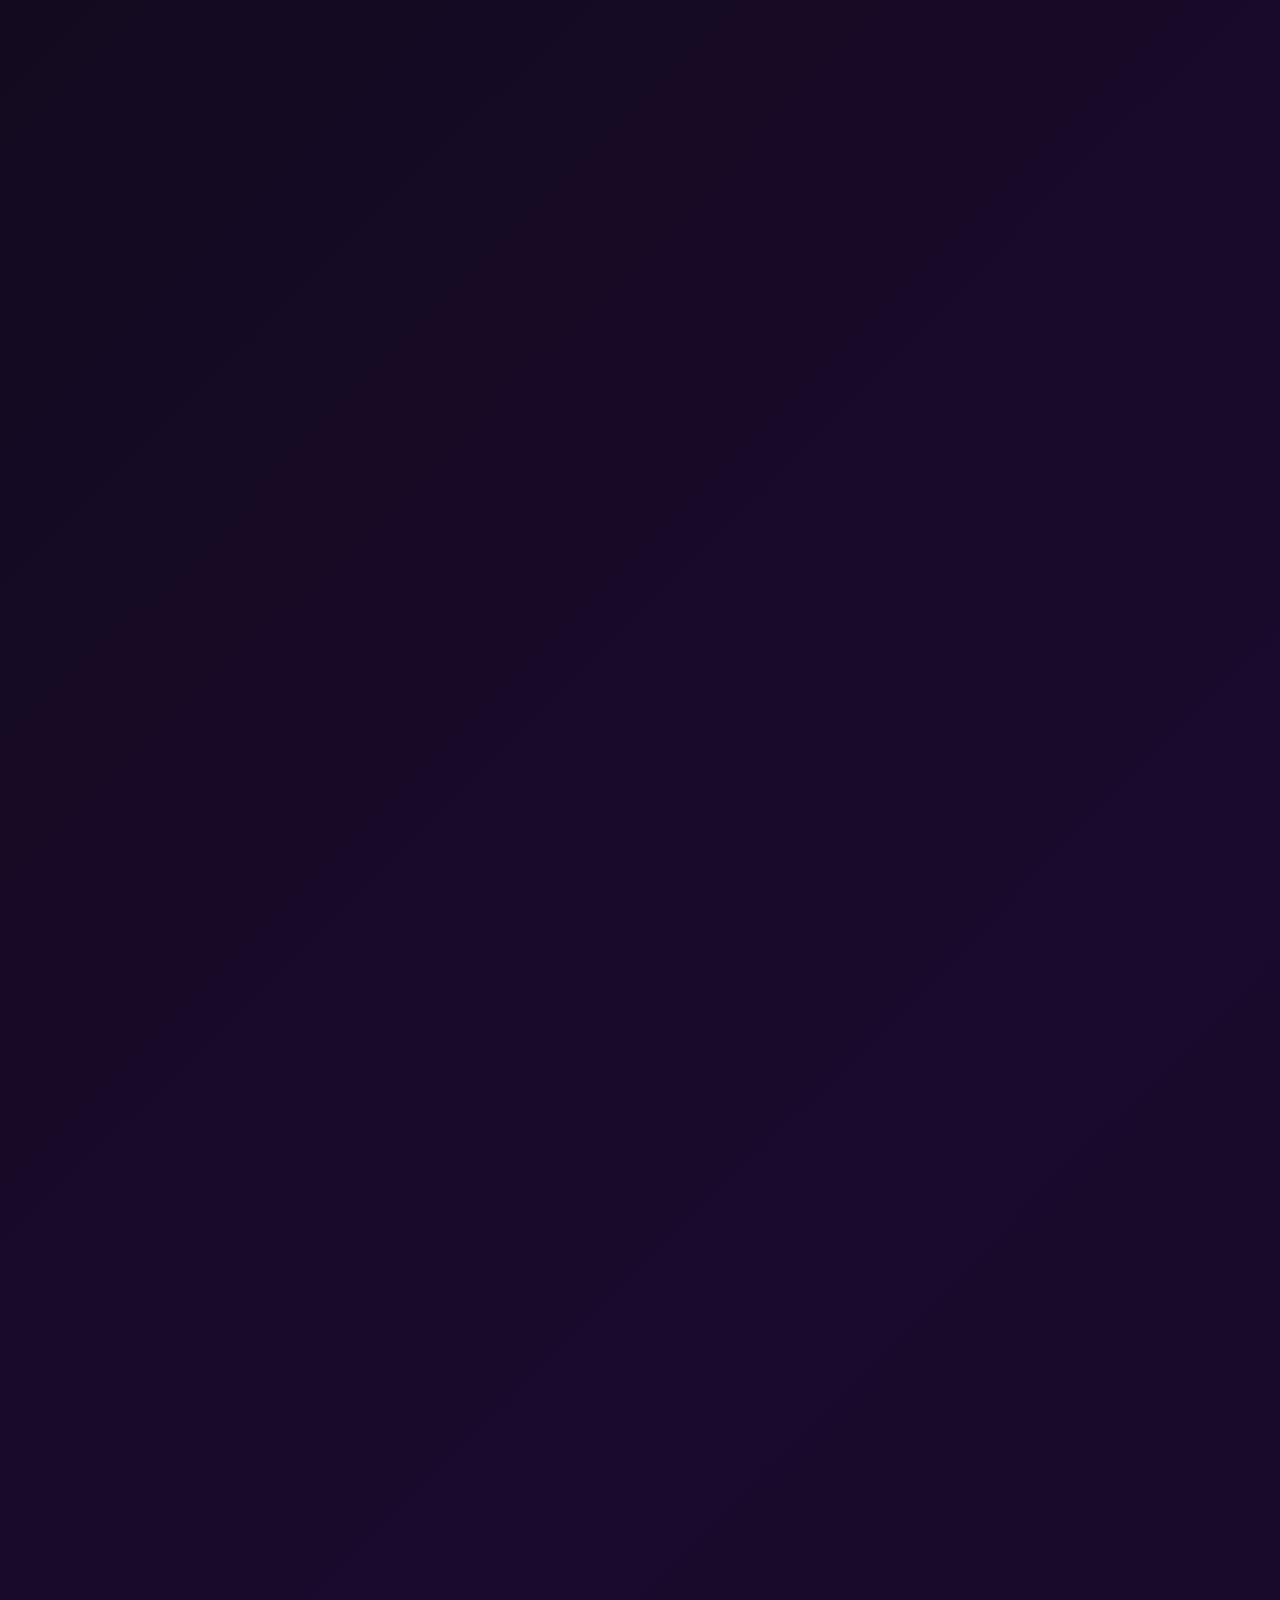
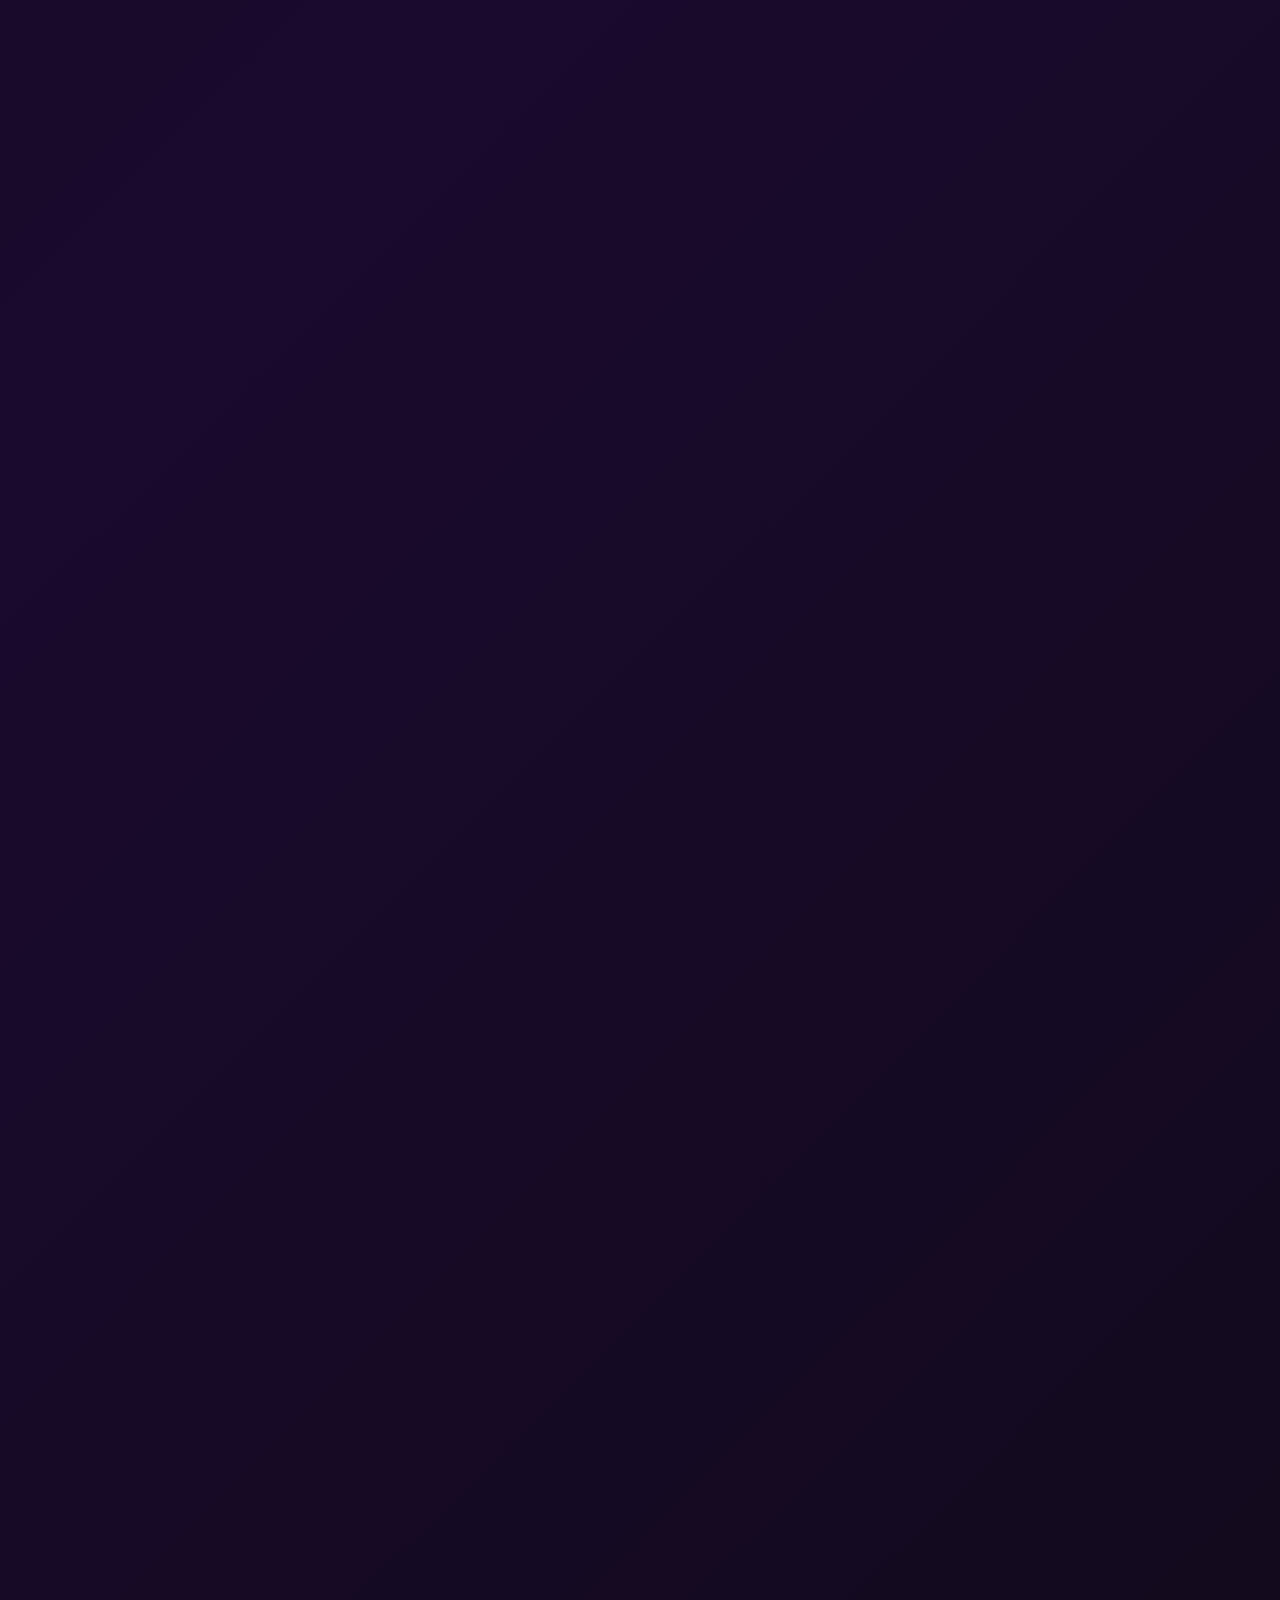
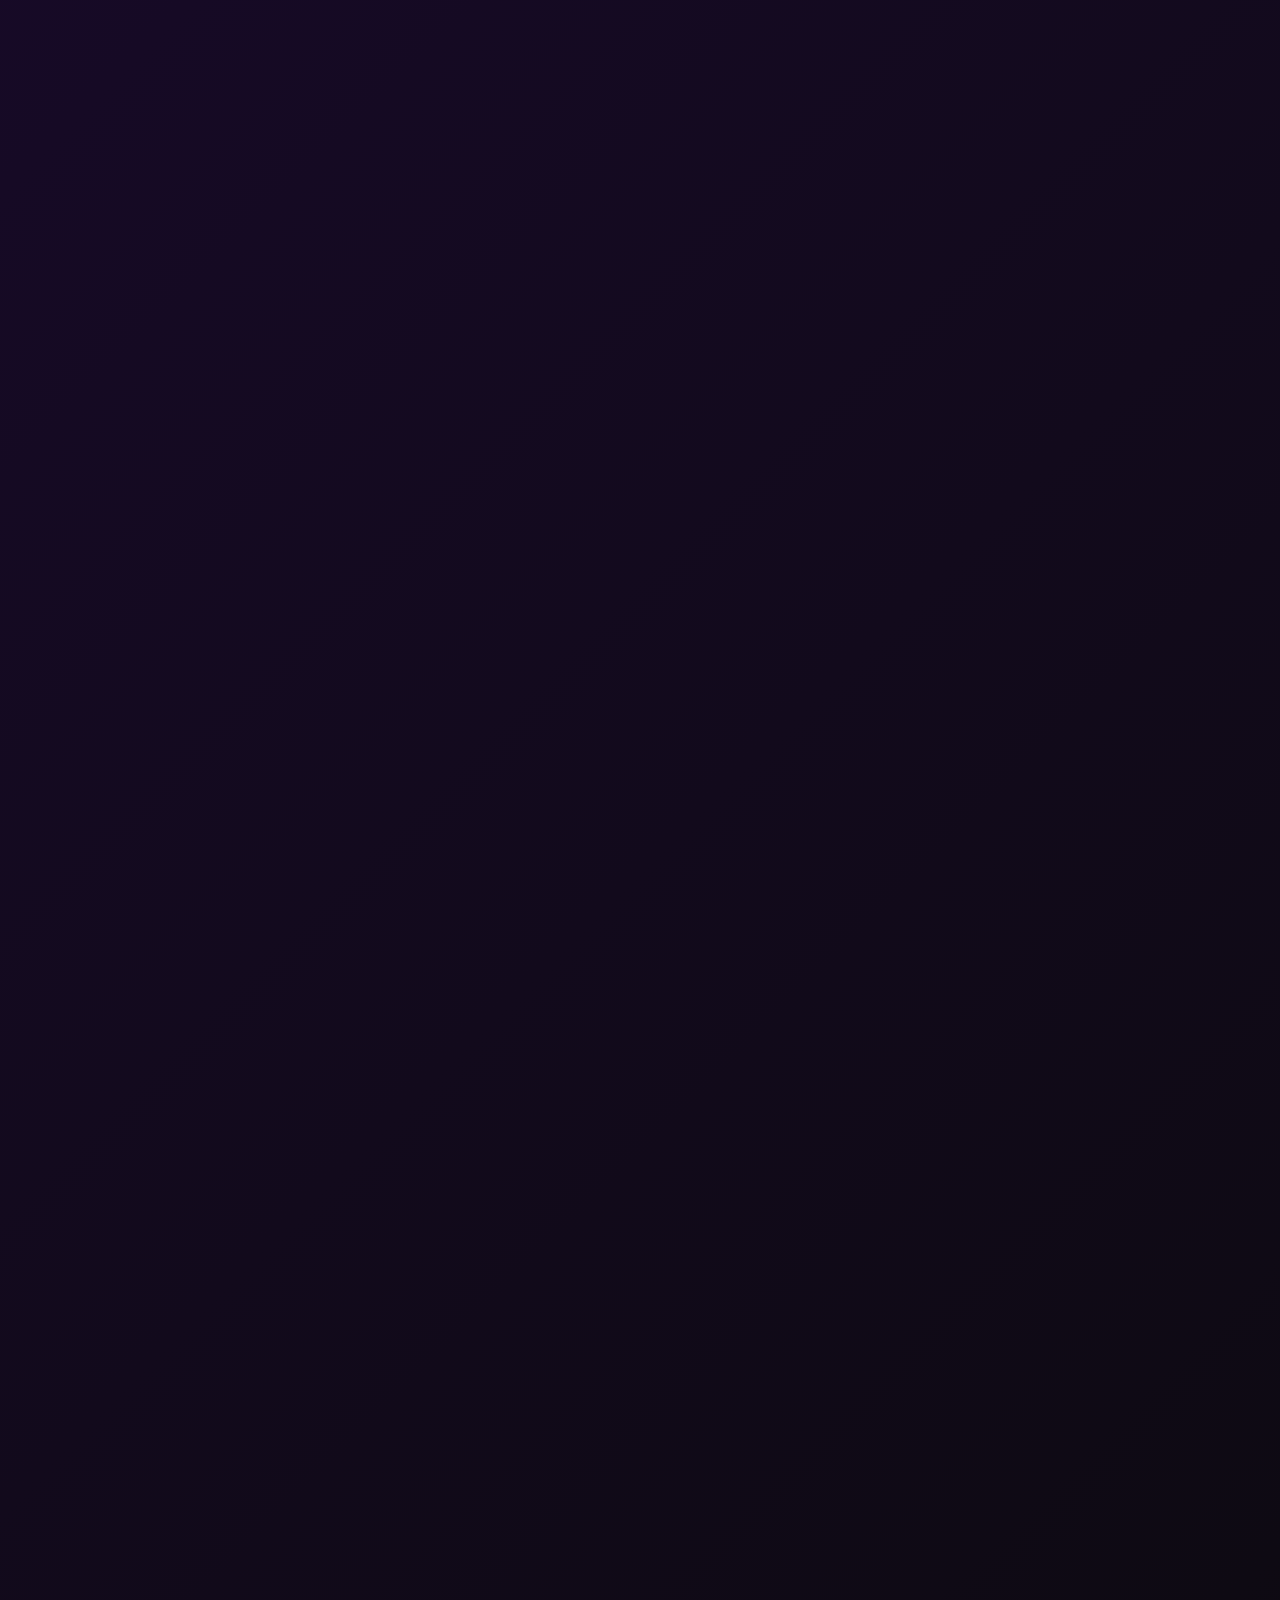
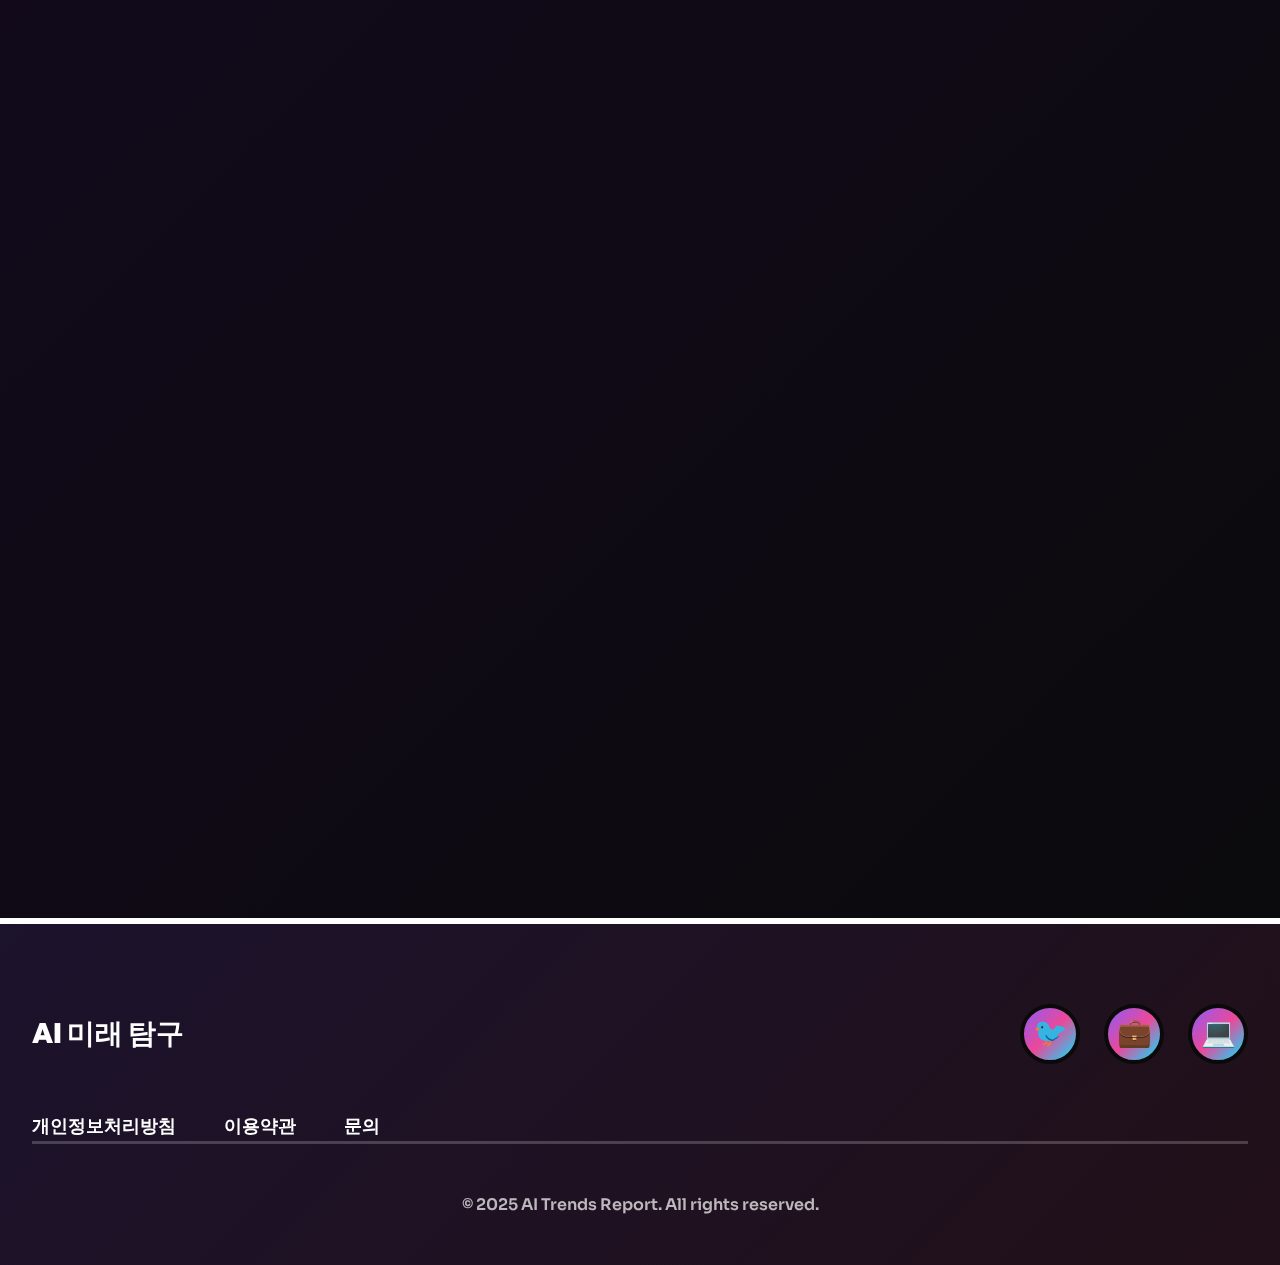
<file: output/ai-trends-2026/version-2/index.html>
<!DOCTYPE html>
<html lang="ko">
<head>
    <meta charset="UTF-8">
    <meta name="viewport" content="width=device-width, initial-scale=1.0">
    <title>2026 AI 혁명 | 미래를 지배할 7가지 트렌드</title>
    <meta name="description" content="폭발적 진화! 2026년 AI 트렌드를 지금 당장 확인하세요.">
    <link rel="preconnect" href="https://fonts.googleapis.com">
    <link rel="preconnect" href="https://fonts.gstatic.com" crossorigin>
    <link href="https://fonts.googleapis.com/css2?family=Sora:wght@300;400;600;700;800&family=Outfit:wght@900&family=Archivo+Black&display=swap" rel="stylesheet">
    <style>
        * {
            margin: 0;
            padding: 0;
            box-sizing: border-box;
        }

        :root {
            --color-purple: #8b5cf6;
            --color-pink: #ec4899;
            --color-cyan: #00e5ff;
            --color-blue: #3b82f6;
            --color-yellow: #fbbf24;
            --color-black: #0a0a0a;
            --color-white: #ffffff;

            --gradient-main: linear-gradient(135deg, #8b5cf6 0%, #ec4899 50%, #00e5ff 100%);
            --gradient-reverse: linear-gradient(135deg, #00e5ff 0%, #ec4899 50%, #8b5cf6 100%);
            --gradient-mesh: radial-gradient(at 0% 0%, #8b5cf6 0%, transparent 50%),
                             radial-gradient(at 100% 100%, #ec4899 0%, transparent 50%),
                             radial-gradient(at 50% 50%, #00e5ff 0%, transparent 50%);

            --font-display: 'Archivo Black', sans-serif;
            --font-heading: 'Outfit', sans-serif;
            --font-body: 'Sora', sans-serif;

            --shadow-brutal: 8px 8px 0px rgba(0, 0, 0, 0.8);
            --shadow-glow: 0 0 40px rgba(236, 72, 153, 0.6);
        }

        body {
            font-family: var(--font-body);
            background: linear-gradient(135deg, #0a0a0a 0%, #1a0a2e 50%, #0a0a0a 100%);
            color: var(--color-white);
            line-height: 1.6;
            overflow-x: hidden;
        }

        /* Noise Texture Overlay */
        body::before {
            content: '';
            position: fixed;
            top: 0;
            left: 0;
            width: 100%;
            height: 100%;
            background-image: url("data:image/svg+xml,%3Csvg viewBox='0 0 400 400' xmlns='http://www.w3.org/2000/svg'%3E%3Cfilter id='noiseFilter'%3E%3CfeTurbulence type='fractalNoise' baseFrequency='0.9' numOctaves='4' /%3E%3C/filter%3E%3Crect width='100%25' height='100%25' filter='url(%23noiseFilter)' opacity='0.03'/%3E%3C/svg%3E");
            pointer-events: none;
            z-index: 9999;
            mix-blend-mode: overlay;
        }

        /* Geometric Background Shapes */
        .bg-shapes {
            position: fixed;
            top: 0;
            left: 0;
            width: 100%;
            height: 100%;
            z-index: 0;
            overflow: hidden;
            pointer-events: none;
        }

        .shape {
            position: absolute;
            opacity: 0.15;
            animation: float-rotate 30s ease-in-out infinite;
        }

        .shape-1 {
            width: 600px;
            height: 600px;
            background: linear-gradient(135deg, var(--color-purple), var(--color-pink));
            border-radius: 40% 60% 70% 30% / 40% 50% 60% 50%;
            top: -200px;
            right: -100px;
            animation-delay: 0s;
        }

        .shape-2 {
            width: 500px;
            height: 500px;
            background: linear-gradient(135deg, var(--color-cyan), var(--color-blue));
            border-radius: 30% 70% 70% 30% / 60% 40% 60% 40%;
            bottom: -150px;
            left: -100px;
            animation-delay: -10s;
        }

        .shape-3 {
            width: 400px;
            height: 400px;
            background: linear-gradient(135deg, var(--color-pink), var(--color-yellow));
            clip-path: polygon(50% 0%, 100% 50%, 50% 100%, 0% 50%);
            top: 40%;
            left: 50%;
            animation-delay: -5s;
        }

        @keyframes float-rotate {
            0%, 100% {
                transform: translate(0, 0) rotate(0deg) scale(1);
            }
            25% {
                transform: translate(50px, -50px) rotate(90deg) scale(1.1);
            }
            50% {
                transform: translate(-30px, 30px) rotate(180deg) scale(0.9);
            }
            75% {
                transform: translate(70px, 20px) rotate(270deg) scale(1.05);
            }
        }

        .container {
            max-width: 1400px;
            margin: 0 auto;
            padding: 0 2rem;
            position: relative;
            z-index: 1;
        }

        /* Hero Section - EXPLOSIVE */
        .hero {
            min-height: 100vh;
            display: flex;
            flex-direction: column;
            justify-content: center;
            align-items: center;
            text-align: center;
            position: relative;
            padding: 6rem 2rem;
            background:
                radial-gradient(ellipse at top, rgba(139, 92, 246, 0.3) 0%, transparent 50%),
                radial-gradient(ellipse at bottom, rgba(236, 72, 153, 0.3) 0%, transparent 50%);
        }

        .hero-badge {
            display: inline-block;
            padding: 1rem 2.5rem;
            background: var(--gradient-main);
            border: 5px solid var(--color-black);
            border-radius: 50px;
            font-family: var(--font-heading);
            font-size: 1rem;
            font-weight: 900;
            color: var(--color-white);
            margin-bottom: 3rem;
            box-shadow: var(--shadow-brutal);
            transform: rotate(-2deg);
            animation: pulse-glow 2s ease-in-out infinite;
            letter-spacing: 3px;
        }

        @keyframes pulse-glow {
            0%, 100% {
                box-shadow: var(--shadow-brutal), 0 0 20px rgba(236, 72, 153, 0.5);
            }
            50% {
                box-shadow: var(--shadow-brutal), 0 0 40px rgba(236, 72, 153, 0.8);
            }
        }

        .hero h1 {
            font-family: var(--font-display);
            font-size: clamp(3rem, 10vw, 7rem);
            font-weight: 900;
            line-height: 0.95;
            margin-bottom: 2rem;
            background: var(--gradient-main);
            -webkit-background-clip: text;
            -webkit-text-fill-color: transparent;
            background-clip: text;
            text-transform: uppercase;
            letter-spacing: -4px;
            animation: slide-up 1s cubic-bezier(0.16, 1, 0.3, 1) both;
            text-shadow: 4px 4px 0 rgba(0, 0, 0, 0.3);
        }

        .hero-subtitle {
            font-size: clamp(1.25rem, 3vw, 2rem);
            color: var(--color-white);
            max-width: 900px;
            margin: 0 auto 4rem;
            font-weight: 600;
            animation: slide-up 1s cubic-bezier(0.16, 1, 0.3, 1) 0.2s both;
            line-height: 1.4;
        }

        .cta-group {
            display: flex;
            gap: 2rem;
            flex-wrap: wrap;
            justify-content: center;
            animation: slide-up 1s cubic-bezier(0.16, 1, 0.3, 1) 0.4s both;
        }

        .btn {
            padding: 1.5rem 3rem;
            border-radius: 16px;
            font-weight: 800;
            font-size: 1.125rem;
            cursor: pointer;
            transition: all 0.3s cubic-bezier(0.34, 1.56, 0.64, 1);
            text-decoration: none;
            display: inline-block;
            font-family: var(--font-heading);
            border: none;
            text-transform: uppercase;
            letter-spacing: 1px;
            position: relative;
        }

        .btn-primary {
            background: var(--gradient-main);
            color: var(--color-black);
            border: 5px solid var(--color-black);
            box-shadow: var(--shadow-brutal);
        }

        .btn-primary:hover {
            transform: translate(-4px, -4px);
            box-shadow: 12px 12px 0px rgba(0, 0, 0, 0.8);
        }

        .btn-primary:active {
            transform: translate(4px, 4px);
            box-shadow: 4px 4px 0px rgba(0, 0, 0, 0.8);
        }

        .btn-secondary {
            background: transparent;
            color: var(--color-cyan);
            border: 5px solid var(--color-cyan);
            box-shadow: 0 0 30px rgba(0, 229, 255, 0.4);
        }

        .btn-secondary:hover {
            background: var(--color-cyan);
            color: var(--color-black);
            box-shadow: 0 0 50px rgba(0, 229, 255, 0.8);
            transform: scale(1.05);
        }

        /* Stats Section - BOLD NUMBERS */
        .stats {
            padding: 8rem 0;
            position: relative;
        }

        .stats-grid {
            display: grid;
            grid-template-columns: repeat(auto-fit, minmax(300px, 1fr));
            gap: 3rem;
        }

        .stat-card {
            background: linear-gradient(135deg, rgba(139, 92, 246, 0.2), rgba(236, 72, 153, 0.2));
            border: 6px solid var(--color-white);
            border-radius: 30px;
            padding: 4rem 2rem;
            text-align: center;
            transition: all 0.4s cubic-bezier(0.34, 1.56, 0.64, 1);
            position: relative;
            overflow: hidden;
        }

        .stat-card::before {
            content: '';
            position: absolute;
            top: 50%;
            left: 50%;
            width: 0;
            height: 0;
            background: radial-gradient(circle, rgba(0, 229, 255, 0.3), transparent);
            border-radius: 50%;
            transform: translate(-50%, -50%);
            transition: width 0.6s ease, height 0.6s ease;
        }

        .stat-card:hover::before {
            width: 400px;
            height: 400px;
        }

        .stat-card:hover {
            transform: scale(1.08) rotate(2deg);
            border-color: var(--color-cyan);
            box-shadow: 0 20px 60px rgba(0, 229, 255, 0.4);
        }

        .stat-number {
            font-family: var(--font-display);
            font-size: clamp(4rem, 8vw, 6rem);
            font-weight: 900;
            background: var(--gradient-main);
            -webkit-background-clip: text;
            -webkit-text-fill-color: transparent;
            background-clip: text;
            margin-bottom: 1rem;
            line-height: 1;
            position: relative;
            z-index: 1;
        }

        .stat-label {
            color: var(--color-white);
            font-size: 1.25rem;
            font-weight: 700;
            position: relative;
            z-index: 1;
        }

        /* Section Headers - IMPACT */
        .section {
            padding: 8rem 0;
            position: relative;
        }

        .section-header {
            text-align: center;
            margin-bottom: 5rem;
        }

        .section-badge {
            display: inline-block;
            padding: 0.75rem 2rem;
            background: var(--gradient-reverse);
            border: 4px solid var(--color-black);
            border-radius: 50px;
            font-family: var(--font-heading);
            font-size: 0.875rem;
            font-weight: 900;
            margin-bottom: 2rem;
            transform: rotate(1deg);
            letter-spacing: 2px;
        }

        .section-title {
            font-family: var(--font-display);
            font-size: clamp(3rem, 7vw, 5rem);
            font-weight: 900;
            margin-bottom: 1.5rem;
            text-transform: uppercase;
            letter-spacing: -3px;
            line-height: 0.95;
        }

        .section-subtitle {
            color: rgba(255, 255, 255, 0.8);
            font-size: 1.5rem;
            max-width: 800px;
            margin: 0 auto;
            font-weight: 600;
        }

        /* Trends Grid - MAXIMALIST CARDS */
        .trends-grid {
            display: grid;
            grid-template-columns: repeat(auto-fit, minmax(380px, 1fr));
            gap: 3rem;
        }

        .trend-card {
            background: linear-gradient(135deg, rgba(26, 10, 46, 0.9), rgba(10, 10, 10, 0.9));
            border: 6px solid;
            border-image: var(--gradient-main) 1;
            border-radius: 0;
            padding: 3rem;
            transition: all 0.4s cubic-bezier(0.34, 1.56, 0.64, 1);
            position: relative;
            overflow: hidden;
        }

        .trend-card::after {
            content: '';
            position: absolute;
            top: -50%;
            right: -50%;
            width: 100%;
            height: 100%;
            background: radial-gradient(circle, rgba(236, 72, 153, 0.3), transparent 60%);
            transform: scale(0);
            transition: transform 0.5s ease;
        }

        .trend-card:hover::after {
            transform: scale(2);
        }

        .trend-card:hover {
            transform: translateY(-15px) scale(1.03);
            box-shadow: 0 30px 80px rgba(139, 92, 246, 0.5);
        }

        .trend-icon {
            font-size: 4rem;
            margin-bottom: 2rem;
            display: block;
            filter: drop-shadow(0 0 30px rgba(0, 229, 255, 0.8));
            position: relative;
            z-index: 1;
        }

        .trend-title {
            font-family: var(--font-heading);
            font-size: 2rem;
            font-weight: 900;
            margin-bottom: 0.75rem;
            color: var(--color-cyan);
            text-transform: uppercase;
            letter-spacing: -1px;
            position: relative;
            z-index: 1;
        }

        .trend-subtitle {
            font-size: 1.125rem;
            color: var(--color-pink);
            margin-bottom: 1.5rem;
            font-weight: 700;
            position: relative;
            z-index: 1;
        }

        .trend-description {
            color: rgba(255, 255, 255, 0.9);
            line-height: 1.8;
            margin-bottom: 2rem;
            font-size: 1rem;
            position: relative;
            z-index: 1;
        }

        .trend-points {
            list-style: none;
            padding: 0;
            position: relative;
            z-index: 1;
        }

        .trend-points li {
            padding: 1rem;
            margin-bottom: 0.75rem;
            background: rgba(0, 229, 255, 0.1);
            border-left: 5px solid var(--color-cyan);
            color: var(--color-white);
            font-weight: 600;
            font-size: 0.95rem;
        }

        /* Timeline - GRAPHIC BOLD */
        .timeline-container {
            display: grid;
            grid-template-columns: repeat(auto-fit, minmax(320px, 1fr));
            gap: 4rem;
        }

        .timeline-item {
            background: linear-gradient(135deg, rgba(139, 92, 246, 0.2), rgba(0, 229, 255, 0.2));
            border: 6px solid var(--color-white);
            border-radius: 40px;
            padding: 3.5rem;
            position: relative;
            transition: all 0.4s cubic-bezier(0.34, 1.56, 0.64, 1);
        }

        .timeline-item:hover {
            transform: scale(1.08) rotate(-2deg);
            border-color: var(--color-pink);
            box-shadow: 0 30px 80px rgba(236, 72, 153, 0.5);
        }

        .timeline-year {
            font-family: var(--font-display);
            font-size: clamp(4rem, 10vw, 6rem);
            font-weight: 900;
            background: var(--gradient-main);
            -webkit-background-clip: text;
            -webkit-text-fill-color: transparent;
            background-clip: text;
            margin-bottom: 1.5rem;
            line-height: 1;
        }

        .timeline-title {
            font-size: 2rem;
            font-weight: 900;
            margin-bottom: 1.5rem;
            font-family: var(--font-heading);
            text-transform: uppercase;
            color: var(--color-cyan);
        }

        .timeline-description {
            color: var(--color-white);
            margin-bottom: 2rem;
            line-height: 1.7;
            font-size: 1.125rem;
            font-weight: 600;
        }

        .timeline-milestones {
            list-style: none;
            padding: 0;
        }

        .timeline-milestones li {
            padding: 1rem 1.5rem;
            margin-bottom: 1rem;
            background: rgba(0, 0, 0, 0.4);
            border: 3px solid var(--color-cyan);
            color: var(--color-white);
            font-weight: 600;
            position: relative;
            padding-left: 3rem;
        }

        .timeline-milestones li::before {
            content: '▸';
            position: absolute;
            left: 1rem;
            color: var(--color-cyan);
            font-size: 1.5rem;
            font-weight: bold;
        }

        /* Expert Insights - LARGE QUOTES */
        .insights-grid {
            display: grid;
            grid-template-columns: repeat(auto-fit, minmax(350px, 1fr));
            gap: 3rem;
        }

        .insight-card {
            background: linear-gradient(135deg, rgba(236, 72, 153, 0.2), rgba(0, 229, 255, 0.2));
            border: 6px solid;
            border-image: var(--gradient-reverse) 1;
            padding: 3.5rem;
            position: relative;
            transition: all 0.4s cubic-bezier(0.34, 1.56, 0.64, 1);
        }

        .insight-card:hover {
            transform: translateY(-15px) scale(1.05);
            box-shadow: 0 30px 80px rgba(0, 229, 255, 0.4);
        }

        .quote-icon {
            font-size: 5rem;
            color: var(--color-pink);
            opacity: 0.5;
            line-height: 1;
            margin-bottom: 1.5rem;
            font-family: var(--font-display);
        }

        .insight-quote {
            font-size: 1.375rem;
            line-height: 1.6;
            color: var(--color-white);
            margin-bottom: 2.5rem;
            font-weight: 600;
        }

        .insight-author {
            display: flex;
            align-items: center;
            gap: 1.5rem;
        }

        .author-avatar {
            width: 70px;
            height: 70px;
            border-radius: 50%;
            display: flex;
            align-items: center;
            justify-content: center;
            font-family: var(--font-heading);
            font-weight: 900;
            font-size: 1.75rem;
            color: var(--color-black);
            border: 4px solid var(--color-white);
        }

        .author-info h4 {
            font-size: 1.25rem;
            font-weight: 800;
            margin-bottom: 0.25rem;
            font-family: var(--font-heading);
        }

        .author-info p {
            font-size: 1rem;
            color: rgba(255, 255, 255, 0.7);
            font-weight: 600;
        }

        /* CTA Section - HIGH CONTRAST */
        .cta-section {
            background: var(--gradient-main);
            border: 8px solid var(--color-black);
            border-radius: 50px;
            padding: 6rem 4rem;
            text-align: center;
            margin: 8rem auto;
            max-width: 1200px;
            position: relative;
            overflow: hidden;
            box-shadow: 0 40px 100px rgba(139, 92, 246, 0.6);
        }

        .cta-section::before {
            content: '';
            position: absolute;
            top: -50%;
            left: -50%;
            width: 200%;
            height: 200%;
            background:
                repeating-linear-gradient(
                    45deg,
                    transparent,
                    transparent 20px,
                    rgba(255, 255, 255, 0.05) 20px,
                    rgba(255, 255, 255, 0.05) 40px
                );
            animation: move-stripes 20s linear infinite;
        }

        @keyframes move-stripes {
            0% {
                transform: translate(0, 0);
            }
            100% {
                transform: translate(50px, 50px);
            }
        }

        .cta-section h2 {
            font-family: var(--font-display);
            font-size: clamp(2.5rem, 6vw, 4.5rem);
            font-weight: 900;
            margin-bottom: 1.5rem;
            position: relative;
            z-index: 1;
            color: var(--color-black);
            text-transform: uppercase;
            letter-spacing: -2px;
        }

        .cta-section > p {
            color: var(--color-black);
            font-size: 1.5rem;
            margin-bottom: 3rem;
            position: relative;
            z-index: 1;
            font-weight: 700;
        }

        .cta-benefits {
            display: grid;
            grid-template-columns: repeat(auto-fit, minmax(240px, 1fr));
            gap: 2rem;
            margin: 4rem 0;
            text-align: left;
            position: relative;
            z-index: 1;
        }

        .benefit-item {
            display: flex;
            align-items: start;
            gap: 1rem;
            background: rgba(0, 0, 0, 0.3);
            padding: 1.5rem;
            border-radius: 20px;
            border: 3px solid var(--color-black);
            font-weight: 700;
            font-size: 1.05rem;
        }

        .benefit-item::before {
            content: '✦';
            color: var(--color-black);
            font-size: 2rem;
            font-weight: bold;
            flex-shrink: 0;
        }

        .cta-form {
            display: flex;
            gap: 1.5rem;
            max-width: 700px;
            margin: 4rem auto 0;
            flex-wrap: wrap;
            justify-content: center;
            position: relative;
            z-index: 1;
        }

        .cta-input {
            flex: 1;
            min-width: 280px;
            padding: 1.75rem 2rem;
            border-radius: 20px;
            border: 5px solid var(--color-black);
            background: var(--color-white);
            color: var(--color-black);
            font-size: 1.125rem;
            font-family: var(--font-body);
            font-weight: 700;
            transition: all 0.3s ease;
        }

        .cta-input:focus {
            outline: none;
            transform: scale(1.05);
            box-shadow: 0 0 40px rgba(0, 0, 0, 0.5);
        }

        .cta-input::placeholder {
            color: rgba(0, 0, 0, 0.5);
            font-weight: 600;
        }

        .privacy-note {
            font-size: 1rem;
            color: var(--color-black);
            margin-top: 2rem;
            position: relative;
            z-index: 1;
            font-weight: 600;
        }

        /* Footer - BOLD */
        .footer {
            padding: 5rem 0 3rem;
            border-top: 6px solid var(--color-white);
            margin-top: 8rem;
            background: linear-gradient(135deg, rgba(139, 92, 246, 0.1), rgba(236, 72, 153, 0.1));
        }

        .footer-content {
            display: flex;
            justify-content: space-between;
            align-items: center;
            flex-wrap: wrap;
            gap: 3rem;
            margin-bottom: 3rem;
        }

        .footer-tagline {
            font-family: var(--font-heading);
            font-size: 1.75rem;
            font-weight: 900;
            text-transform: uppercase;
        }

        .social-links {
            display: flex;
            gap: 1.5rem;
        }

        .social-link {
            width: 60px;
            height: 60px;
            border-radius: 50%;
            background: var(--gradient-main);
            display: flex;
            align-items: center;
            justify-content: center;
            text-decoration: none;
            font-size: 1.75rem;
            transition: all 0.3s cubic-bezier(0.34, 1.56, 0.64, 1);
            border: 4px solid var(--color-black);
        }

        .social-link:hover {
            transform: scale(1.2) rotate(15deg);
            box-shadow: 0 15px 40px rgba(236, 72, 153, 0.6);
        }

        .footer-links {
            display: flex;
            gap: 3rem;
            flex-wrap: wrap;
        }

        .footer-links a {
            color: var(--color-white);
            text-decoration: none;
            font-size: 1.125rem;
            font-weight: 700;
            transition: color 0.3s ease;
            text-transform: uppercase;
        }

        .footer-links a:hover {
            color: var(--color-cyan);
        }

        .footer-copyright {
            text-align: center;
            color: rgba(255, 255, 255, 0.7);
            font-size: 1rem;
            padding-top: 3rem;
            border-top: 3px solid rgba(255, 255, 255, 0.2);
            font-weight: 600;
        }

        /* Animations */
        @keyframes slide-up {
            from {
                opacity: 0;
                transform: translateY(60px);
            }
            to {
                opacity: 1;
                transform: translateY(0);
            }
        }

        .fade-in {
            opacity: 0;
            transform: translateY(40px);
            transition: opacity 0.8s cubic-bezier(0.16, 1, 0.3, 1),
                        transform 0.8s cubic-bezier(0.16, 1, 0.3, 1);
        }

        .fade-in.visible {
            opacity: 1;
            transform: translateY(0);
        }

        /* Responsive */
        @media (max-width: 768px) {
            .hero {
                padding: 5rem 1.5rem;
            }

            .section {
                padding: 5rem 0;
            }

            .trends-grid,
            .insights-grid {
                grid-template-columns: 1fr;
            }

            .cta-section {
                padding: 4rem 2.5rem;
                margin: 5rem 1.5rem;
            }

            .cta-form {
                flex-direction: column;
            }

            .footer-content {
                flex-direction: column;
                text-align: center;
            }

            .btn {
                padding: 1.25rem 2rem;
                font-size: 1rem;
            }
        }
    </style>
</head>
<body>
    <!-- Geometric Shapes Background -->
    <div class="bg-shapes">
        <div class="shape shape-1"></div>
        <div class="shape shape-2"></div>
        <div class="shape shape-3"></div>
    </div>

    <!-- Hero Section -->
    <section class="hero">
        <div class="container">
            <div class="hero-badge">★ 2026 AI 대폭발 ★</div>
            <h1>2026년,<br>AI는 어떻게<br>변화할까?</h1>
            <p class="hero-subtitle">
                인공지능의 폭발적 진화! 우리 삶을 완전히 바꿀 7가지 초강력 트렌드
            </p>
            <div class="cta-group">
                <a href="#cta" class="btn btn-primary">리포트 다운로드</a>
                <a href="#trends" class="btn btn-secondary">트렌드 확인</a>
            </div>
        </div>
    </section>

    <!-- Stats Section -->
    <section class="stats">
        <div class="container">
            <div class="stats-grid fade-in">
                <div class="stat-card">
                    <div class="stat-number">75%</div>
                    <div class="stat-label">AI 도입 기업 비율</div>
                </div>
                <div class="stat-card">
                    <div class="stat-number">$15.7T</div>
                    <div class="stat-label">글로벌 AI 시장 규모</div>
                </div>
                <div class="stat-card">
                    <div class="stat-number">97%</div>
                    <div class="stat-label">AI 기술 사용 경험률</div>
                </div>
            </div>
        </div>
    </section>

    <!-- Trends Section -->
    <section id="trends" class="section">
        <div class="container">
            <div class="section-header fade-in">
                <div class="section-badge">핵심 트렌드</div>
                <h2 class="section-title">7가지<br>AI 혁명</h2>
                <p class="section-subtitle">2026년을 지배할 인공지능의 미래</p>
            </div>

            <div class="trends-grid">
                <div class="trend-card fade-in">
                    <span class="trend-icon">🤖</span>
                    <h3 class="trend-title">AI 에이전트 대중화</h3>
                    <p class="trend-subtitle">누구나 쓰는 지능형 비서</p>
                    <p class="trend-description">
                        2026년에는 AI 에이전트가 개인 비서를 넘어 업무 자동화, 창작 지원, 의사결정 보조까지 수행합니다.
                    </p>
                    <ul class="trend-points">
                        <li>노코드 AI 빌더 보편화</li>
                        <li>맞춤형 업무 자동화</li>
                        <li>멀티태스킹 어시스턴트</li>
                    </ul>
                </div>

                <div class="trend-card fade-in">
                    <span class="trend-icon">🎨</span>
                    <h3 class="trend-title">멀티모달 AI 진화</h3>
                    <p class="trend-subtitle">모든 미디어를 하나로</p>
                    <p class="trend-description">
                        텍스트, 이미지, 영상, 음성을 동시에 이해하고 생성하는 단일 모델이 등장합니다.
                    </p>
                    <ul class="trend-points">
                        <li>통합 멀티모달 모델</li>
                        <li>실시간 크로스모달 변환</li>
                        <li>AI 창작 협업 도구</li>
                    </ul>
                </div>

                <div class="trend-card fade-in">
                    <span class="trend-icon">💬</span>
                    <h3 class="trend-title">개인화 AI 비서</h3>
                    <p class="trend-subtitle">당신을 이해하는 AI</p>
                    <p class="trend-description">
                        학습 패턴, 선호도, 맥락을 이해하는 초개인화 AI가 모든 디바이스를 연결합니다.
                    </p>
                    <ul class="trend-points">
                        <li>맥락 인식 및 학습</li>
                        <li>끊김 없는 연동</li>
                        <li>프라이버시 보호 AI</li>
                    </ul>
                </div>

                <div class="trend-card fade-in">
                    <span class="trend-icon">🦾</span>
                    <h3 class="trend-title">AI + 로보틱스</h3>
                    <p class="trend-subtitle">물리 세계를 바꾸는 로봇</p>
                    <p class="trend-description">
                        AI가 로봇과 결합하여 제조, 물류, 의료를 혁신합니다. 협동 로봇 시대 개막.
                    </p>
                    <ul class="trend-points">
                        <li>인간-로봇 협업 시스템</li>
                        <li>자율 배송 로봇 상용화</li>
                        <li>의료 수술 로봇 고도화</li>
                    </ul>
                </div>

                <div class="trend-card fade-in">
                    <span class="trend-icon">⚖️</span>
                    <h3 class="trend-title">규제 & 윤리</h3>
                    <p class="trend-subtitle">책임 있는 AI 사용</p>
                    <p class="trend-description">
                        AI 규제 법안이 전 세계적으로 도입됩니다. 투명성과 공정성이 핵심이 됩니다.
                    </p>
                    <ul class="trend-points">
                        <li>EU AI Act 글로벌 시행</li>
                        <li>모델 투명성 의무화</li>
                        <li>편향성 제거 도구</li>
                    </ul>
                </div>

                <div class="trend-card fade-in">
                    <span class="trend-icon">📱</span>
                    <h3 class="trend-title">엣지 AI</h3>
                    <p class="trend-subtitle">클라우드 없는 강력한 AI</p>
                    <p class="trend-description">
                        스마트폰에서 직접 AI 모델을 실행하는 엣지 컴퓨팅이 확산됩니다.
                    </p>
                    <ul class="trend-points">
                        <li>온디바이스 LLM</li>
                        <li>초저전력 AI 칩셋</li>
                        <li>오프라인 AI 작동</li>
                    </ul>
                </div>

                <div class="trend-card fade-in">
                    <span class="trend-icon">🌍</span>
                    <h3 class="trend-title">AI 민주화</h3>
                    <p class="trend-subtitle">누구나 AI 개발 가능</p>
                    <p class="trend-description">
                        프로그래밍 없이 AI 모델을 만드는 도구가 대중화됩니다. 진정한 AI의 시대.
                    </p>
                    <ul class="trend-points">
                        <li>노코드 플랫폼 확산</li>
                        <li>오픈소스 생태계 성장</li>
                        <li>AI 교육 보편화</li>
                    </ul>
                </div>
            </div>
        </div>
    </section>

    <!-- Timeline Section -->
    <section class="section">
        <div class="container">
            <div class="section-header fade-in">
                <div class="section-badge">진화의 여정</div>
                <h2 class="section-title">AI<br>타임라인</h2>
                <p class="section-subtitle">2024→2025→2026 대변혁의 기록</p>
            </div>

            <div class="timeline-container">
                <div class="timeline-item fade-in">
                    <div class="timeline-year">2024</div>
                    <h3 class="timeline-title">기반 구축</h3>
                    <p class="timeline-description">
                        LLM 대중화, ChatGPT와 Claude 등 생성형 AI 폭발적 성장
                    </p>
                    <ul class="timeline-milestones">
                        <li>GPT-4, Claude 3 멀티모달 출시</li>
                        <li>AI 코딩 어시스턴트 보편화</li>
                        <li>AI 규제 논의 본격화</li>
                    </ul>
                </div>

                <div class="timeline-item fade-in">
                    <div class="timeline-year">2025</div>
                    <h3 class="timeline-title">가속화</h3>
                    <p class="timeline-description">
                        AI 에이전트 시대 개막, 자동화 및 개인화 AI 확산
                    </p>
                    <ul class="timeline-milestones">
                        <li>자율 AI 에이전트 상용화</li>
                        <li>실시간 멀티모달 번역</li>
                        <li>온디바이스 AI 칩셋 확산</li>
                    </ul>
                </div>

                <div class="timeline-item fade-in">
                    <div class="timeline-year">2026</div>
                    <h3 class="timeline-title">대변혁</h3>
                    <p class="timeline-description">
                        AI가 일상과 산업의 표준, 전 산업 통합 완료
                    </p>
                    <ul class="timeline-milestones">
                        <li>AI 민주화 완성</li>
                        <li>AI 윤리 법안 전 세계 시행</li>
                        <li>인간-AI 협업 표준화</li>
                    </ul>
                </div>
            </div>
        </div>
    </section>

    <!-- Expert Insights -->
    <section class="section">
        <div class="container">
            <div class="section-header fade-in">
                <div class="section-badge">전문가 의견</div>
                <h2 class="section-title">리더들의<br>예측</h2>
                <p class="section-subtitle">글로벌 AI 전문가들이 말하는 미래</p>
            </div>

            <div class="insights-grid">
                <div class="insight-card fade-in">
                    <div class="quote-icon">"</div>
                    <p class="insight-quote">
                        2026년에는 AI가 단순한 도구가 아닌 협업 파트너가 됩니다. 인간의 창의성과 AI 효율성의 결합.
                    </p>
                    <div class="insight-author">
                        <div class="author-avatar" style="background: linear-gradient(135deg, #8b5cf6, #ec4899);">김</div>
                        <div class="author-info">
                            <h4>Dr. 김민수</h4>
                            <p>KAIST AI 연구소장</p>
                        </div>
                    </div>
                </div>

                <div class="insight-card fade-in">
                    <div class="quote-icon">"</div>
                    <p class="insight-quote">
                        AI 에이전트가 일상화되면서 생산성이 3배 향상됩니다. 핵심은 윤리적 사용입니다.
                    </p>
                    <div class="insight-author">
                        <div class="author-avatar" style="background: linear-gradient(135deg, #00e5ff, #3b82f6);">SJ</div>
                        <div class="author-info">
                            <h4>Sarah Johnson</h4>
                            <p>TechCorp Chief AI Officer</p>
                        </div>
                    </div>
                </div>

                <div class="insight-card fade-in">
                    <div class="quote-icon">"</div>
                    <p class="insight-quote">
                        온디바이스 AI로 프라이버시를 지키면서도 강력한 경험 제공. 진정한 AI 민주화의 시작.
                    </p>
                    <div class="insight-author">
                        <div class="author-avatar" style="background: linear-gradient(135deg, #fbbf24, #ec4899);">이</div>
                        <div class="author-info">
                            <h4>이준호</h4>
                            <p>네이버 AI Lab PM</p>
                        </div>
                    </div>
                </div>
            </div>
        </div>
    </section>

    <!-- CTA Section -->
    <section id="cta" class="section">
        <div class="container">
            <div class="cta-section fade-in">
                <h2>완전 분석<br>리포트</h2>
                <p>50페이지 심층 분석 자료 무료 다운로드</p>

                <div class="cta-benefits">
                    <div class="benefit-item">
                        <span>7가지 트렌드 완전 분석</span>
                    </div>
                    <div class="benefit-item">
                        <span>산업별 AI 전략 가이드</span>
                    </div>
                    <div class="benefit-item">
                        <span>전문가 인터뷰 수록</span>
                    </div>
                    <div class="benefit-item">
                        <span>2027년 전망 포함</span>
                    </div>
                </div>

                <form class="cta-form" onsubmit="handleSubmit(event)">
                    <input type="email" class="cta-input" placeholder="이메일 주소 입력" required>
                    <button type="submit" class="btn btn-primary">지금 받기</button>
                </form>

                <p class="privacy-note">
                    리포트 전송 및 뉴스레터 발송 목적으로만 사용됩니다
                </p>
            </div>
        </div>
    </section>

    <!-- Footer -->
    <footer class="footer">
        <div class="container">
            <div class="footer-content">
                <div class="footer-tagline">AI 미래 탐구</div>
                <div class="social-links">
                    <a href="#" class="social-link">🐦</a>
                    <a href="#" class="social-link">💼</a>
                    <a href="#" class="social-link">💻</a>
                </div>
            </div>
            <div class="footer-links">
                <a href="#">개인정보처리방침</a>
                <a href="#">이용약관</a>
                <a href="#">문의</a>
            </div>
            <div class="footer-copyright">
                © 2025 AI Trends Report. All rights reserved.
            </div>
        </div>
    </footer>

    <script>
        // Scroll Animation Observer
        const observerOptions = {
            threshold: 0.15,
            rootMargin: '0px 0px -80px 0px'
        };

        const observer = new IntersectionObserver((entries) => {
            entries.forEach(entry => {
                if (entry.isIntersecting) {
                    entry.target.classList.add('visible');
                }
            });
        }, observerOptions);

        document.querySelectorAll('.fade-in').forEach(el => {
            observer.observe(el);
        });

        // Smooth Scroll
        document.querySelectorAll('a[href^="#"]').forEach(anchor => {
            anchor.addEventListener('click', function (e) {
                e.preventDefault();
                const target = document.querySelector(this.getAttribute('href'));
                if (target) {
                    target.scrollIntoView({
                        behavior: 'smooth',
                        block: 'start'
                    });
                }
            });
        });

        // Form Submit
        function handleSubmit(event) {
            event.preventDefault();
            const email = event.target.querySelector('input[type="email"]').value;
            alert(`🎉 ${email}로 리포트를 발송했습니다!`);
            event.target.reset();
        }
    </script>
</body>
</html>
</file>
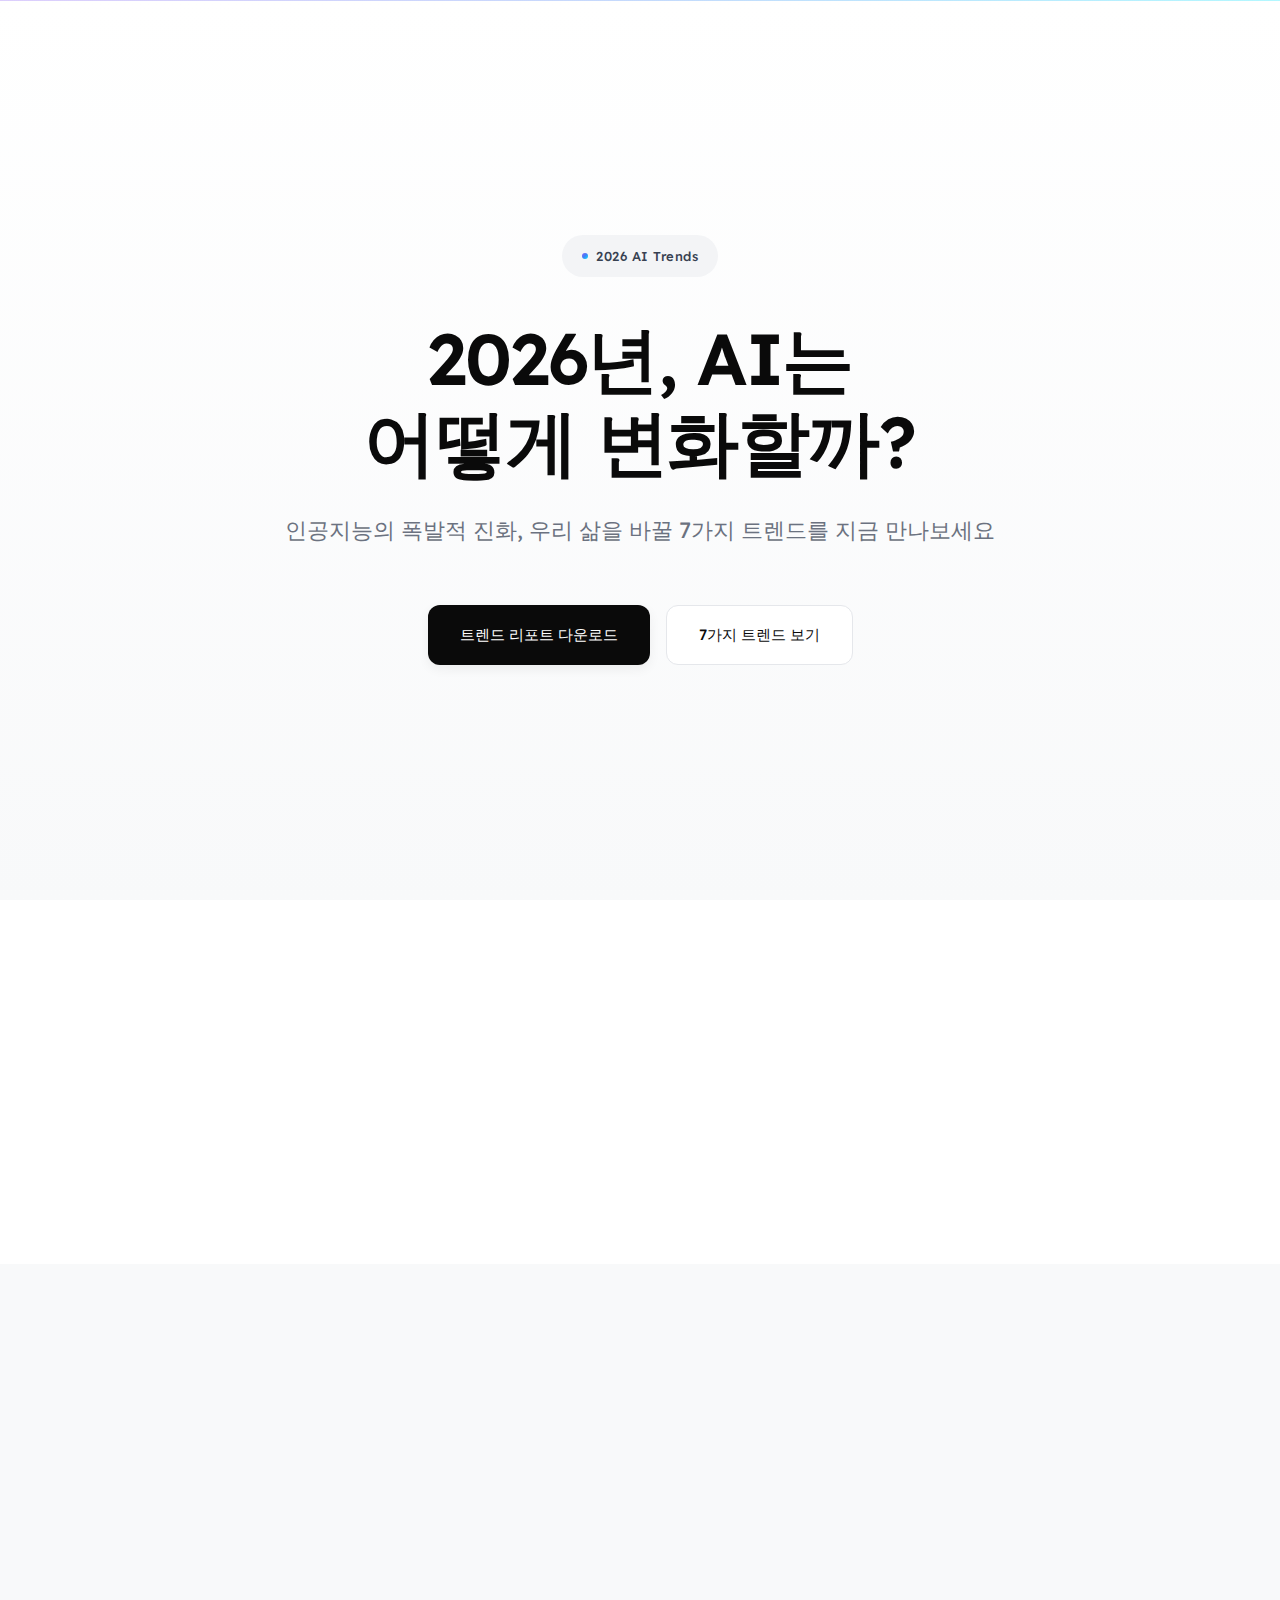
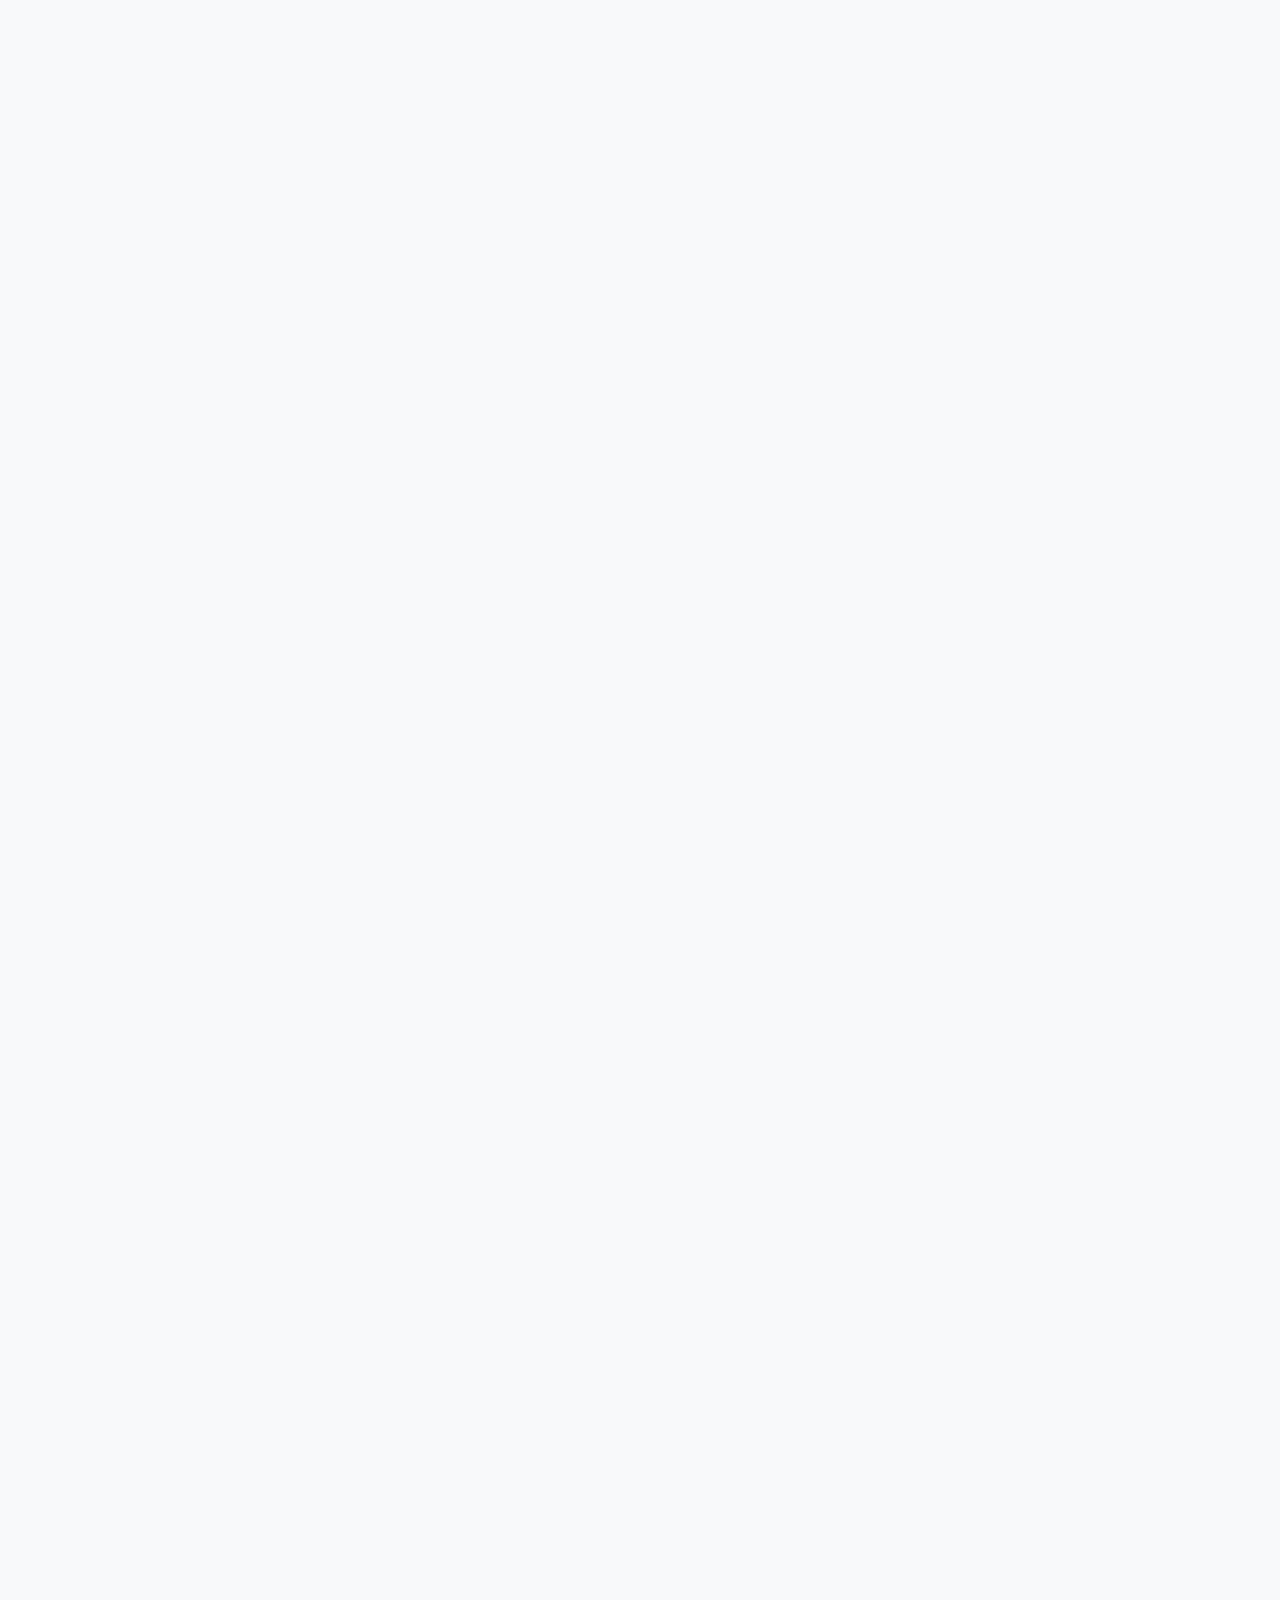
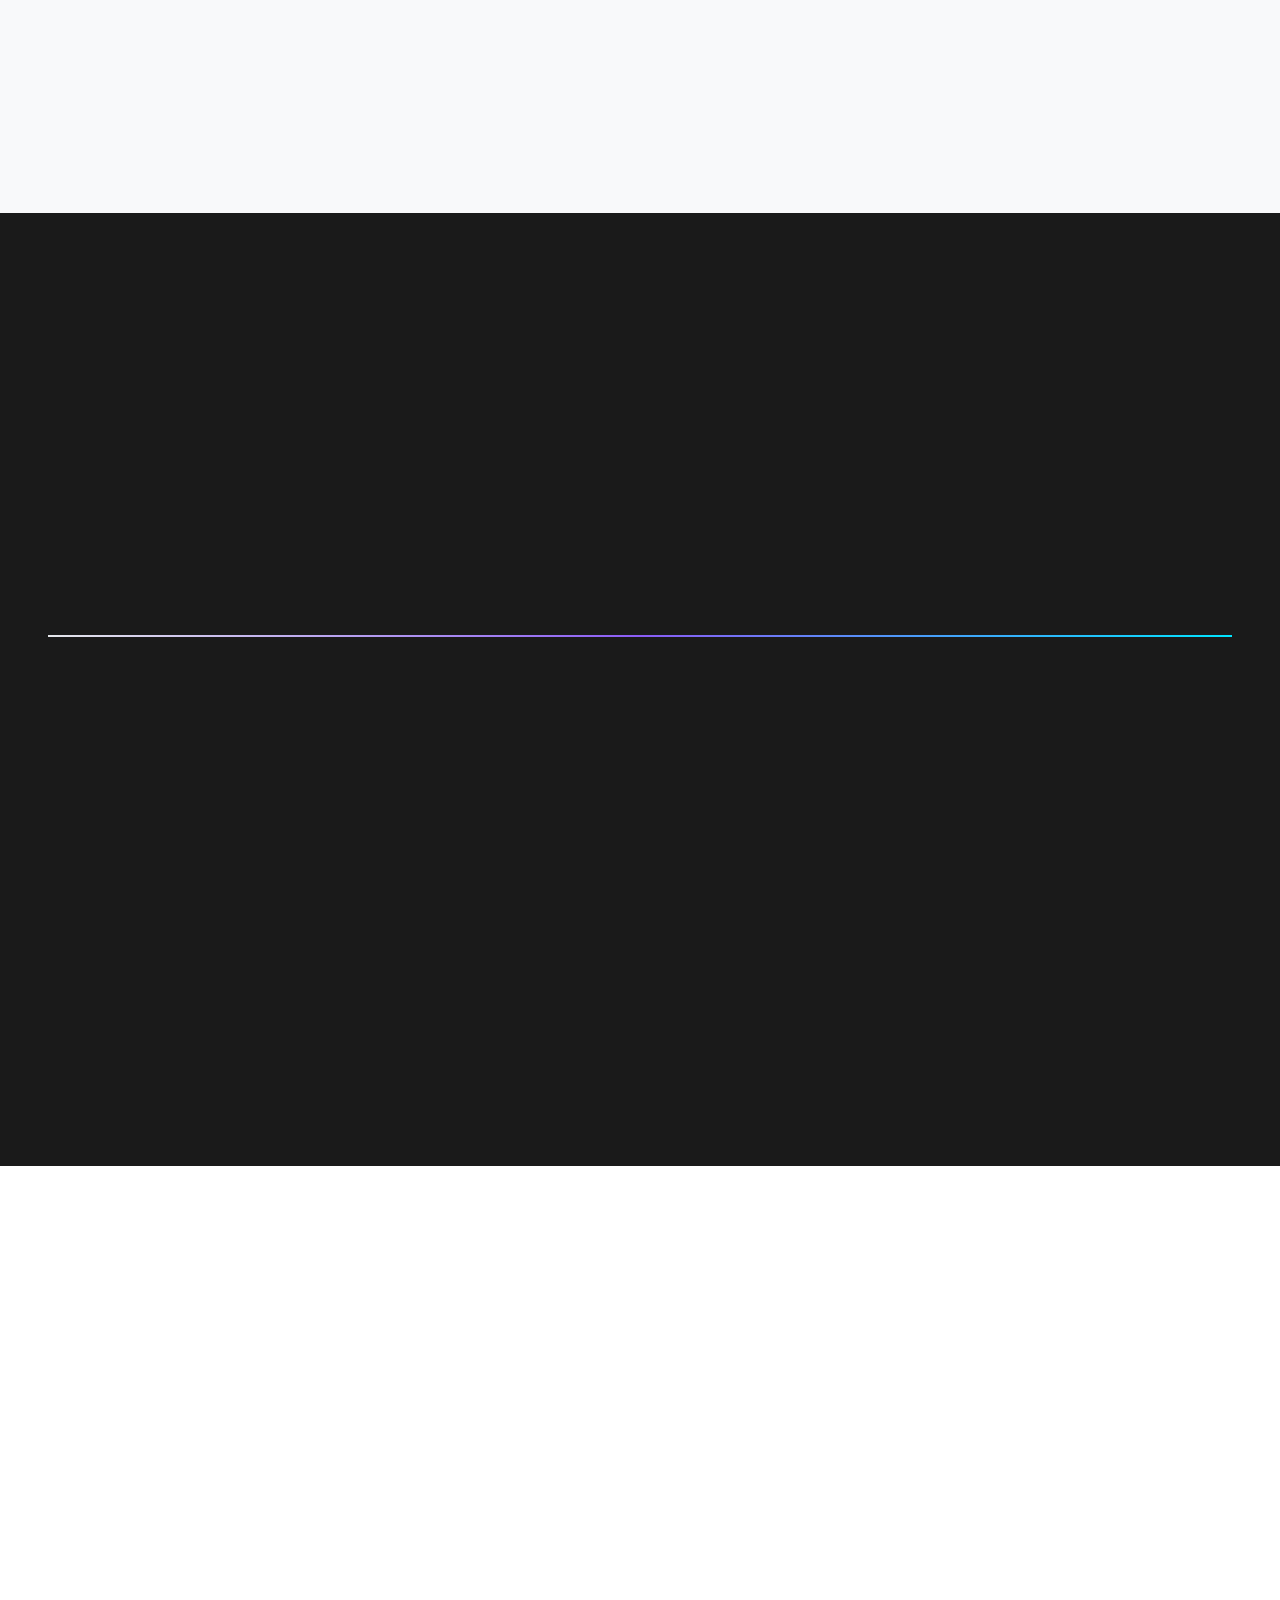
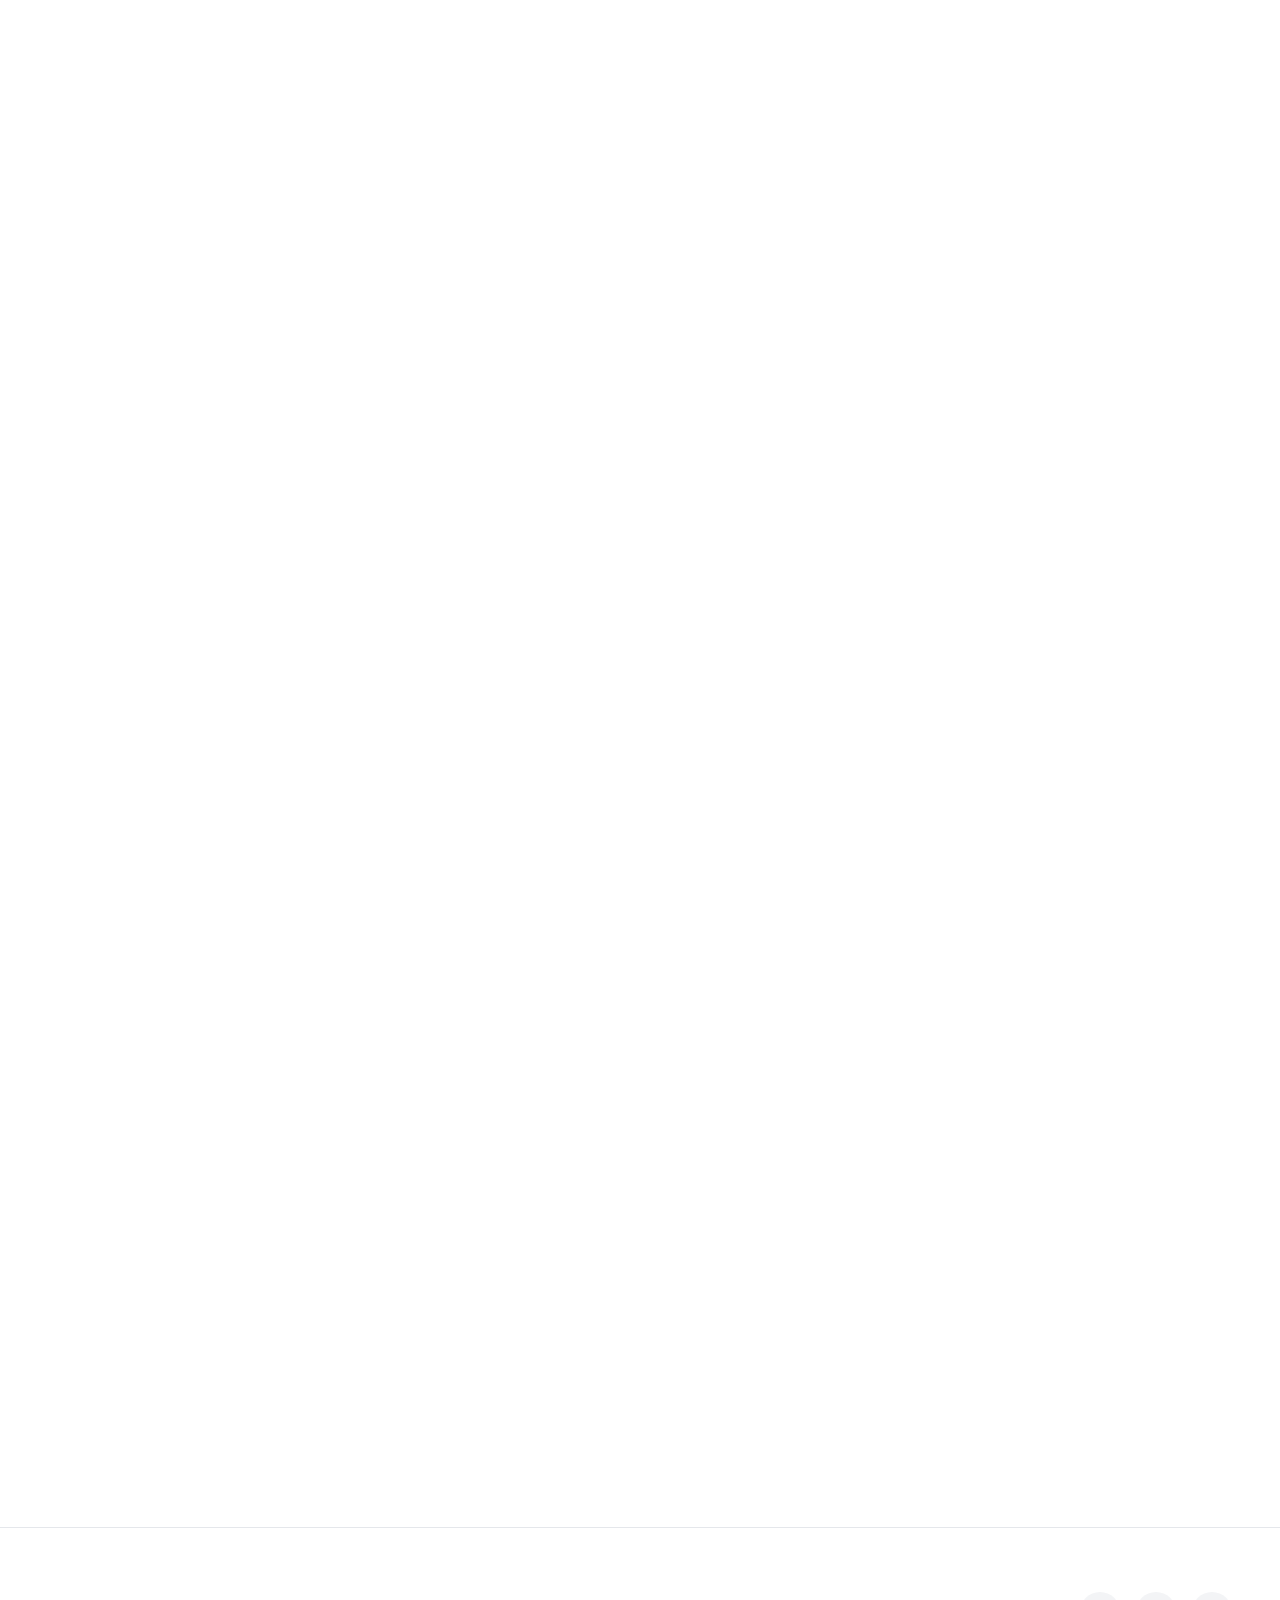
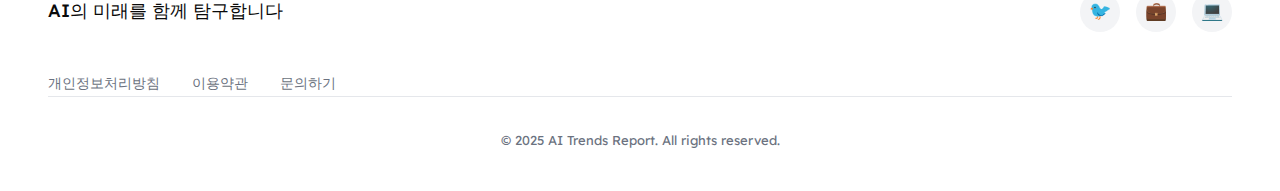
<file: output/ai-trends-2026/version-3/index.html>
<!DOCTYPE html>
<html lang="ko">
<head>
    <meta charset="UTF-8">
    <meta name="viewport" content="width=device-width, initial-scale=1.0">
    <title>2026 AI 트렌드 예측 | 인공지능의 미래</title>
    <meta name="description" content="2026년 AI의 미래를 탐구합니다. 7가지 핵심 트렌드와 전문가 인사이트.">
    <link rel="preconnect" href="https://fonts.googleapis.com">
    <link rel="preconnect" href="https://fonts.gstatic.com" crossorigin>
    <link href="https://fonts.googleapis.com/css2?family=Lexend:wght@300;400;500;600;700&family=Newsreader:ital,wght@0,400;0,600;1,400&display=swap" rel="stylesheet">
    <style>
        * {
            margin: 0;
            padding: 0;
            box-sizing: border-box;
        }

        :root {
            --color-white: #ffffff;
            --color-off-white: #f8f9fa;
            --color-light-gray: #f3f4f6;
            --color-gray: #e5e7eb;
            --color-mid-gray: #9ca3af;
            --color-dark-gray: #6b7280;
            --color-charcoal: #374151;
            --color-black: #0a0a0a;
            --color-dark: #1a1a1a;

            --color-accent-purple: #8b5cf6;
            --color-accent-blue: #3b82f6;
            --color-accent-cyan: #00e5ff;

            --gradient-subtle: linear-gradient(135deg, rgba(139, 92, 246, 0.05) 0%, rgba(59, 130, 246, 0.05) 50%, rgba(0, 229, 255, 0.05) 100%);
            --gradient-accent: linear-gradient(135deg, #8b5cf6 0%, #3b82f6 50%, #00e5ff 100%);

            --font-primary: 'Lexend', -apple-system, sans-serif;
            --font-serif: 'Newsreader', Georgia, serif;

            --shadow-sm: 0 1px 2px rgba(0, 0, 0, 0.04);
            --shadow-md: 0 4px 12px rgba(0, 0, 0, 0.06);
            --shadow-lg: 0 12px 24px rgba(0, 0, 0, 0.08);
            --shadow-xl: 0 24px 48px rgba(0, 0, 0, 0.1);

            --transition: all 0.3s cubic-bezier(0.4, 0, 0.2, 1);
        }

        body {
            font-family: var(--font-primary);
            background-color: var(--color-white);
            color: var(--color-black);
            line-height: 1.7;
            -webkit-font-smoothing: antialiased;
            -moz-osx-font-smoothing: grayscale;
        }

        .container {
            max-width: 1280px;
            margin: 0 auto;
            padding: 0 3rem;
        }

        /* Hero Section */
        .hero {
            min-height: 100vh;
            display: flex;
            flex-direction: column;
            justify-content: center;
            align-items: center;
            text-align: center;
            padding: 8rem 2rem;
            background: linear-gradient(180deg, var(--color-white) 0%, var(--color-off-white) 100%);
            position: relative;
        }

        .hero::before {
            content: '';
            position: absolute;
            top: 0;
            left: 0;
            right: 0;
            height: 1px;
            background: var(--gradient-accent);
            opacity: 0.3;
        }

        .hero-badge {
            display: inline-flex;
            align-items: center;
            gap: 0.5rem;
            padding: 0.625rem 1.25rem;
            background: var(--color-light-gray);
            border-radius: 100px;
            font-size: 0.8125rem;
            font-weight: 500;
            color: var(--color-charcoal);
            margin-bottom: 2.5rem;
            letter-spacing: 0.5px;
            animation: fade-in 0.6s ease-out;
        }

        .hero-badge::before {
            content: '';
            width: 6px;
            height: 6px;
            background: var(--gradient-accent);
            border-radius: 50%;
        }

        .hero h1 {
            font-size: clamp(3rem, 7vw, 4.5rem);
            font-weight: 600;
            line-height: 1.15;
            margin-bottom: 1.75rem;
            color: var(--color-black);
            animation: fade-in 0.8s ease-out 0.1s both;
            letter-spacing: -0.02em;
        }

        .hero-subtitle {
            font-size: clamp(1.125rem, 2vw, 1.375rem);
            color: var(--color-dark-gray);
            max-width: 720px;
            margin: 0 auto 3.5rem;
            font-weight: 400;
            line-height: 1.75;
            animation: fade-in 0.8s ease-out 0.2s both;
        }

        .cta-group {
            display: flex;
            gap: 1rem;
            flex-wrap: wrap;
            justify-content: center;
            animation: fade-in 0.8s ease-out 0.3s both;
        }

        .btn {
            padding: 1rem 2rem;
            border-radius: 12px;
            font-weight: 500;
            font-size: 0.9375rem;
            cursor: pointer;
            transition: var(--transition);
            text-decoration: none;
            display: inline-flex;
            align-items: center;
            gap: 0.5rem;
            font-family: var(--font-primary);
            border: none;
        }

        .btn-primary {
            background: var(--color-black);
            color: var(--color-white);
            box-shadow: var(--shadow-md);
        }

        .btn-primary:hover {
            background: var(--color-dark);
            box-shadow: var(--shadow-lg);
            transform: translateY(-2px);
        }

        .btn-secondary {
            background: var(--color-white);
            color: var(--color-black);
            border: 1.5px solid var(--color-gray);
        }

        .btn-secondary:hover {
            border-color: var(--color-black);
            transform: translateY(-2px);
        }

        /* Stats Section */
        .stats {
            padding: 6rem 0;
            background: var(--color-white);
        }

        .stats-grid {
            display: grid;
            grid-template-columns: repeat(auto-fit, minmax(280px, 1fr));
            gap: 3rem;
        }

        .stat-card {
            text-align: center;
            padding: 2.5rem 2rem;
            transition: var(--transition);
        }

        .stat-card:hover {
            transform: translateY(-4px);
        }

        .stat-number {
            font-size: 3.5rem;
            font-weight: 600;
            background: var(--gradient-accent);
            -webkit-background-clip: text;
            -webkit-text-fill-color: transparent;
            background-clip: text;
            margin-bottom: 0.75rem;
            line-height: 1;
            letter-spacing: -0.02em;
        }

        .stat-label {
            color: var(--color-dark-gray);
            font-size: 1rem;
            font-weight: 400;
            line-height: 1.5;
        }

        /* Section */
        .section {
            padding: 7rem 0;
        }

        .section-alt {
            background: var(--color-off-white);
        }

        .section-dark {
            background: var(--color-dark);
            color: var(--color-white);
        }

        .section-header {
            text-align: center;
            margin-bottom: 5rem;
            max-width: 800px;
            margin-left: auto;
            margin-right: auto;
        }

        .section-badge {
            display: inline-block;
            padding: 0.5rem 1rem;
            background: var(--color-light-gray);
            border-radius: 100px;
            font-size: 0.75rem;
            font-weight: 500;
            color: var(--color-charcoal);
            margin-bottom: 1.5rem;
            letter-spacing: 1px;
            text-transform: uppercase;
        }

        .section-dark .section-badge {
            background: rgba(255, 255, 255, 0.1);
            color: var(--color-white);
        }

        .section-title {
            font-size: clamp(2.5rem, 5vw, 3.5rem);
            font-weight: 600;
            margin-bottom: 1.25rem;
            letter-spacing: -0.02em;
            line-height: 1.2;
        }

        .section-subtitle {
            color: var(--color-dark-gray);
            font-size: 1.25rem;
            font-weight: 400;
            line-height: 1.7;
        }

        .section-dark .section-subtitle {
            color: rgba(255, 255, 255, 0.7);
        }

        /* Trends Grid */
        .trends-grid {
            display: grid;
            grid-template-columns: repeat(auto-fit, minmax(360px, 1fr));
            gap: 2rem;
        }

        .trend-card {
            background: var(--color-white);
            border: 1px solid var(--color-gray);
            border-radius: 20px;
            padding: 2.5rem;
            transition: var(--transition);
            position: relative;
            overflow: hidden;
        }

        .trend-card::before {
            content: '';
            position: absolute;
            top: 0;
            left: 0;
            right: 0;
            height: 3px;
            background: var(--gradient-accent);
            transform: scaleX(0);
            transform-origin: left;
            transition: transform 0.4s ease;
        }

        .trend-card:hover::before {
            transform: scaleX(1);
        }

        .trend-card:hover {
            border-color: var(--color-mid-gray);
            box-shadow: var(--shadow-lg);
            transform: translateY(-8px);
        }

        .trend-icon {
            font-size: 2.5rem;
            margin-bottom: 1.5rem;
            display: block;
        }

        .trend-title {
            font-size: 1.5rem;
            font-weight: 600;
            margin-bottom: 0.5rem;
            color: var(--color-black);
            letter-spacing: -0.01em;
        }

        .trend-subtitle {
            font-size: 0.9375rem;
            color: var(--color-accent-purple);
            margin-bottom: 1.25rem;
            font-weight: 500;
        }

        .trend-description {
            color: var(--color-dark-gray);
            line-height: 1.75;
            margin-bottom: 1.5rem;
            font-size: 0.9375rem;
        }

        .trend-points {
            list-style: none;
            padding: 0;
        }

        .trend-points li {
            padding: 0.625rem 0;
            padding-left: 1.5rem;
            position: relative;
            color: var(--color-charcoal);
            font-size: 0.875rem;
            line-height: 1.6;
        }

        .trend-points li::before {
            content: '';
            position: absolute;
            left: 0;
            top: 1rem;
            width: 4px;
            height: 4px;
            background: var(--color-accent-cyan);
            border-radius: 50%;
        }

        /* Timeline */
        .timeline-container {
            display: grid;
            grid-template-columns: repeat(auto-fit, minmax(320px, 1fr));
            gap: 3rem;
            position: relative;
        }

        .timeline-line {
            position: absolute;
            top: 3rem;
            left: 0;
            right: 0;
            height: 2px;
            background: linear-gradient(90deg, var(--color-gray) 0%, var(--color-accent-purple) 50%, var(--color-accent-cyan) 100%);
            display: none;
        }

        @media (min-width: 1024px) {
            .timeline-line {
                display: block;
            }
        }

        .timeline-item {
            background: var(--color-white);
            border: 1px solid rgba(255, 255, 255, 0.2);
            border-radius: 24px;
            padding: 2.5rem;
            transition: var(--transition);
            position: relative;
        }

        .timeline-item:hover {
            box-shadow: var(--shadow-xl);
            transform: translateY(-8px);
        }

        .timeline-year {
            font-size: 3rem;
            font-weight: 600;
            background: var(--gradient-accent);
            -webkit-background-clip: text;
            -webkit-text-fill-color: transparent;
            background-clip: text;
            margin-bottom: 1rem;
            line-height: 1;
            letter-spacing: -0.02em;
        }

        .timeline-title {
            font-size: 1.5rem;
            font-weight: 600;
            margin-bottom: 1rem;
            color: var(--color-white);
        }

        .timeline-description {
            color: rgba(255, 255, 255, 0.8);
            margin-bottom: 1.75rem;
            line-height: 1.7;
            font-size: 0.9375rem;
        }

        .timeline-milestones {
            list-style: none;
            padding: 0;
        }

        .timeline-milestones li {
            padding: 0.75rem 0;
            padding-left: 1.5rem;
            position: relative;
            color: rgba(255, 255, 255, 0.9);
            border-left: 2px solid rgba(255, 255, 255, 0.2);
            margin-bottom: 0.5rem;
            font-size: 0.875rem;
            line-height: 1.6;
        }

        .timeline-milestones li::before {
            content: '';
            position: absolute;
            left: -5px;
            top: 1.125rem;
            width: 8px;
            height: 8px;
            background: var(--color-accent-cyan);
            border-radius: 50%;
        }

        /* Expert Insights */
        .insights-grid {
            display: grid;
            grid-template-columns: repeat(auto-fit, minmax(340px, 1fr));
            gap: 2.5rem;
        }

        .insight-card {
            background: var(--color-white);
            border: 1px solid var(--color-gray);
            border-radius: 24px;
            padding: 3rem;
            transition: var(--transition);
        }

        .insight-card:hover {
            border-color: var(--color-mid-gray);
            box-shadow: var(--shadow-lg);
            transform: translateY(-8px);
        }

        .quote-icon {
            font-family: var(--font-serif);
            font-size: 3.5rem;
            color: var(--color-accent-purple);
            opacity: 0.2;
            line-height: 1;
            margin-bottom: 1.5rem;
            font-style: italic;
        }

        .insight-quote {
            font-family: var(--font-serif);
            font-size: 1.25rem;
            line-height: 1.75;
            color: var(--color-black);
            margin-bottom: 2rem;
            font-style: italic;
            font-weight: 400;
        }

        .insight-author {
            display: flex;
            align-items: center;
            gap: 1rem;
        }

        .author-avatar {
            width: 48px;
            height: 48px;
            border-radius: 50%;
            display: flex;
            align-items: center;
            justify-content: center;
            font-weight: 600;
            font-size: 1.125rem;
            color: var(--color-white);
        }

        .author-info h4 {
            font-size: 1rem;
            font-weight: 600;
            margin-bottom: 0.25rem;
            color: var(--color-black);
        }

        .author-info p {
            font-size: 0.875rem;
            color: var(--color-dark-gray);
            font-weight: 400;
        }

        /* CTA Section */
        .cta-section {
            background: var(--gradient-subtle);
            border: 1px solid var(--color-gray);
            border-radius: 32px;
            padding: 5rem 4rem;
            text-align: center;
            margin: 6rem auto;
            max-width: 1000px;
        }

        .cta-section h2 {
            font-size: clamp(2rem, 4vw, 3rem);
            font-weight: 600;
            margin-bottom: 1rem;
            letter-spacing: -0.02em;
        }

        .cta-section > p {
            color: var(--color-dark-gray);
            font-size: 1.125rem;
            margin-bottom: 2.5rem;
        }

        .cta-benefits {
            display: grid;
            grid-template-columns: repeat(auto-fit, minmax(220px, 1fr));
            gap: 1.5rem;
            margin: 3rem 0;
            text-align: left;
        }

        .benefit-item {
            display: flex;
            align-items: start;
            gap: 0.75rem;
            font-size: 0.9375rem;
            color: var(--color-charcoal);
        }

        .benefit-item::before {
            content: '✓';
            color: var(--color-accent-purple);
            font-weight: 600;
            font-size: 1.125rem;
            flex-shrink: 0;
        }

        .cta-form {
            display: flex;
            gap: 1rem;
            max-width: 600px;
            margin: 3rem auto 0;
            flex-wrap: wrap;
            justify-content: center;
        }

        .cta-input {
            flex: 1;
            min-width: 260px;
            padding: 1rem 1.5rem;
            border-radius: 12px;
            border: 1.5px solid var(--color-gray);
            background: var(--color-white);
            color: var(--color-black);
            font-size: 0.9375rem;
            font-family: var(--font-primary);
            transition: var(--transition);
        }

        .cta-input:focus {
            outline: none;
            border-color: var(--color-black);
            box-shadow: 0 0 0 3px rgba(139, 92, 246, 0.1);
        }

        .cta-input::placeholder {
            color: var(--color-mid-gray);
        }

        .privacy-note {
            font-size: 0.8125rem;
            color: var(--color-dark-gray);
            margin-top: 1.5rem;
        }

        /* Footer */
        .footer {
            padding: 4rem 0 2.5rem;
            border-top: 1px solid var(--color-gray);
            background: var(--color-white);
        }

        .footer-content {
            display: flex;
            justify-content: space-between;
            align-items: center;
            flex-wrap: wrap;
            gap: 2rem;
            margin-bottom: 2.5rem;
        }

        .footer-tagline {
            font-size: 1.125rem;
            font-weight: 500;
            color: var(--color-black);
        }

        .social-links {
            display: flex;
            gap: 1rem;
        }

        .social-link {
            width: 40px;
            height: 40px;
            border-radius: 50%;
            background: var(--color-light-gray);
            display: flex;
            align-items: center;
            justify-content: center;
            text-decoration: none;
            font-size: 1.125rem;
            transition: var(--transition);
        }

        .social-link:hover {
            background: var(--color-black);
            transform: translateY(-2px);
        }

        .footer-links {
            display: flex;
            gap: 2rem;
            flex-wrap: wrap;
        }

        .footer-links a {
            color: var(--color-dark-gray);
            text-decoration: none;
            font-size: 0.875rem;
            transition: color 0.3s ease;
            font-weight: 400;
        }

        .footer-links a:hover {
            color: var(--color-black);
        }

        .footer-copyright {
            text-align: center;
            color: var(--color-dark-gray);
            font-size: 0.8125rem;
            padding-top: 2rem;
            border-top: 1px solid var(--color-gray);
        }

        /* Animations */
        @keyframes fade-in {
            from {
                opacity: 0;
                transform: translateY(20px);
            }
            to {
                opacity: 1;
                transform: translateY(0);
            }
        }

        .fade-in {
            opacity: 0;
            transform: translateY(30px);
            transition: opacity 0.7s ease, transform 0.7s ease;
        }

        .fade-in.visible {
            opacity: 1;
            transform: translateY(0);
        }

        /* Responsive */
        @media (max-width: 768px) {
            .container {
                padding: 0 1.5rem;
            }

            .hero {
                padding: 6rem 1.5rem;
            }

            .section {
                padding: 5rem 0;
            }

            .trends-grid,
            .insights-grid {
                grid-template-columns: 1fr;
            }

            .cta-section {
                padding: 3.5rem 2rem;
                margin: 4rem 1rem;
            }

            .cta-form {
                flex-direction: column;
            }

            .footer-content {
                flex-direction: column;
                text-align: center;
            }
        }
    </style>
</head>
<body>
    <!-- Hero Section -->
    <section class="hero">
        <div class="container">
            <div class="hero-badge">2026 AI Trends</div>
            <h1>2026년, AI는<br>어떻게 변화할까?</h1>
            <p class="hero-subtitle">
                인공지능의 폭발적 진화, 우리 삶을 바꿀 7가지 트렌드를 지금 만나보세요
            </p>
            <div class="cta-group">
                <a href="#cta" class="btn btn-primary">트렌드 리포트 다운로드</a>
                <a href="#trends" class="btn btn-secondary">7가지 트렌드 보기</a>
            </div>
        </div>
    </section>

    <!-- Stats Section -->
    <section class="stats">
        <div class="container">
            <div class="stats-grid fade-in">
                <div class="stat-card">
                    <div class="stat-number">75%</div>
                    <div class="stat-label">2026년까지 AI 도입 기업 비율</div>
                </div>
                <div class="stat-card">
                    <div class="stat-number">$15.7T</div>
                    <div class="stat-label">2026년 글로벌 AI 시장 규모</div>
                </div>
                <div class="stat-card">
                    <div class="stat-number">97%</div>
                    <div class="stat-label">일상에서 AI 기술 사용 경험률</div>
                </div>
            </div>
        </div>
    </section>

    <!-- Trends Section -->
    <section id="trends" class="section section-alt">
        <div class="container">
            <div class="section-header fade-in">
                <div class="section-badge">핵심 트렌드</div>
                <h2 class="section-title">7가지 AI 트렌드</h2>
                <p class="section-subtitle">2026년을 주도할 인공지능 혁신의 흐름</p>
            </div>

            <div class="trends-grid">
                <div class="trend-card fade-in">
                    <span class="trend-icon">🤖</span>
                    <h3 class="trend-title">AI 에이전트의 대중화</h3>
                    <p class="trend-subtitle">누구나 쓰는 지능형 비서의 시대</p>
                    <p class="trend-description">
                        2026년에는 AI 에이전트가 개인 비서를 넘어 업무 자동화, 창작 지원, 의사결정 보조까지 수행합니다. 코드 없이도 자신만의 AI 에이전트를 만들고 배포할 수 있는 플랫폼이 보편화됩니다.
                    </p>
                    <ul class="trend-points">
                        <li>노코드 AI 에이전트 빌더 보편화</li>
                        <li>개인 맞춤형 업무 자동화 도구</li>
                        <li>멀티태스킹 지능형 어시스턴트</li>
                    </ul>
                </div>

                <div class="trend-card fade-in">
                    <span class="trend-icon">🎨</span>
                    <h3 class="trend-title">멀티모달 AI의 진화</h3>
                    <p class="trend-subtitle">텍스트, 이미지, 영상, 음성을 하나로</p>
                    <p class="trend-description">
                        단일 모델이 텍스트, 이미지, 영상, 음성을 동시에 이해하고 생성합니다. 실시간 번역, 영상 요약, 창작 콘텐츠 제작이 더욱 자연스럽고 정교해집니다.
                    </p>
                    <ul class="trend-points">
                        <li>통합 멀티모달 AI 모델 상용화</li>
                        <li>실시간 크로스모달 변환</li>
                        <li>창작자를 위한 AI 협업 도구</li>
                    </ul>
                </div>

                <div class="trend-card fade-in">
                    <span class="trend-icon">💬</span>
                    <h3 class="trend-title">개인화 AI 비서</h3>
                    <p class="trend-subtitle">당신을 이해하는 AI</p>
                    <p class="trend-description">
                        학습 패턴, 선호도, 맥락을 이해하는 초개인화 AI가 등장합니다. 스마트폰, 스마트워치, 가전제품이 하나의 생태계로 연결되어 끊김 없는 AI 경험을 제공합니다.
                    </p>
                    <ul class="trend-points">
                        <li>사용자 맥락 인식 및 학습</li>
                        <li>디바이스 간 끊김 없는 연동</li>
                        <li>프라이버시 보호 온디바이스 AI</li>
                    </ul>
                </div>

                <div class="trend-card fade-in">
                    <span class="trend-icon">🦾</span>
                    <h3 class="trend-title">AI + 로보틱스 융합</h3>
                    <p class="trend-subtitle">물리적 세계를 바꾸는 지능형 로봇</p>
                    <p class="trend-description">
                        AI가 로봇 팔, 자율주행차, 드론과 결합하여 제조, 물류, 의료 현장을 혁신합니다. 사람과 협업하는 코봇(협동 로봇)이 일상화됩니다.
                    </p>
                    <ul class="trend-points">
                        <li>인간-로봇 협업 시스템 확산</li>
                        <li>자율 배송 및 제조 로봇 상용화</li>
                        <li>의료 수술 로봇의 AI 고도화</li>
                    </ul>
                </div>

                <div class="trend-card fade-in">
                    <span class="trend-icon">⚖️</span>
                    <h3 class="trend-title">규제 및 윤리 프레임워크</h3>
                    <p class="trend-subtitle">책임 있는 AI 사용을 위한 제도화</p>
                    <p class="trend-description">
                        AI 규제 법안이 전 세계적으로 도입됩니다. 투명성, 공정성, 프라이버시 보호가 AI 개발의 핵심 요소가 되며, 기업의 윤리적 AI 채택이 경쟁력이 됩니다.
                    </p>
                    <ul class="trend-points">
                        <li>EU AI Act 등 글로벌 규제 시행</li>
                        <li>AI 모델 투명성 및 설명 가능성 의무화</li>
                        <li>편향성 제거 및 공정성 검증 도구</li>
                    </ul>
                </div>

                <div class="trend-card fade-in">
                    <span class="trend-icon">📱</span>
                    <h3 class="trend-title">엣지 AI와 온디바이스 처리</h3>
                    <p class="trend-subtitle">클라우드 없이도 강력한 AI</p>
                    <p class="trend-description">
                        스마트폰과 IoT 기기에서 직접 AI 모델을 실행하는 엣지 컴퓨팅이 확산됩니다. 빠른 응답 속도, 프라이버시 보호, 낮은 비용이 장점입니다.
                    </p>
                    <ul class="trend-points">
                        <li>온디바이스 LLM 및 이미지 생성 모델</li>
                        <li>초저전력 AI 칩셋 보급</li>
                        <li>오프라인 환경에서도 작동하는 AI</li>
                    </ul>
                </div>

                <div class="trend-card fade-in">
                    <span class="trend-icon">🌍</span>
                    <h3 class="trend-title">AI 민주화</h3>
                    <p class="trend-subtitle">누구나 AI를 만들고 사용하는 시대</p>
                    <p class="trend-description">
                        프로그래밍 지식 없이도 AI 모델을 학습시키고 배포할 수 있는 도구가 대중화됩니다. 교육, 의료, 농업 등 모든 산업에서 AI 접근성이 극대화됩니다.
                    </p>
                    <ul class="trend-points">
                        <li>노코드 AI 개발 플랫폼 확산</li>
                        <li>오픈소스 AI 모델 생태계 성장</li>
                        <li>AI 교육 및 리터러시 프로그램 보편화</li>
                    </ul>
                </div>
            </div>
        </div>
    </section>

    <!-- Timeline Section -->
    <section class="section section-dark">
        <div class="container">
            <div class="section-header fade-in">
                <div class="section-badge">진화의 여정</div>
                <h2 class="section-title">AI 진화의 여정</h2>
                <p class="section-subtitle">2024년부터 2026년까지, AI는 어떻게 발전해왔을까?</p>
            </div>

            <div class="timeline-container">
                <div class="timeline-line"></div>

                <div class="timeline-item fade-in">
                    <div class="timeline-year">2024</div>
                    <h3 class="timeline-title">기반 구축</h3>
                    <p class="timeline-description">
                        대형 언어 모델(LLM) 대중화, ChatGPT와 Claude 등 생성형 AI 폭발적 성장
                    </p>
                    <ul class="timeline-milestones">
                        <li>GPT-4, Claude 3 등 멀티모달 모델 출시</li>
                        <li>AI 코딩 어시스턴트 보편화</li>
                        <li>AI 규제 논의 본격화</li>
                    </ul>
                </div>

                <div class="timeline-item fade-in">
                    <div class="timeline-year">2025</div>
                    <h3 class="timeline-title">가속화</h3>
                    <p class="timeline-description">
                        AI 에이전트 시대 개막, 업무 자동화 및 개인화 AI 확산
                    </p>
                    <ul class="timeline-milestones">
                        <li>자율 AI 에이전트 상용화</li>
                        <li>실시간 멀티모달 번역 서비스</li>
                        <li>온디바이스 AI 칩셋 확산</li>
                    </ul>
                </div>

                <div class="timeline-item fade-in">
                    <div class="timeline-year">2026</div>
                    <h3 class="timeline-title">대변혁</h3>
                    <p class="timeline-description">
                        AI가 일상과 산업의 표준이 되는 해, 전 산업 AI 통합 완료
                    </p>
                    <ul class="timeline-milestones">
                        <li>AI 민주화 완성, 누구나 AI 개발 가능</li>
                        <li>AI 윤리 법안 전 세계 시행</li>
                        <li>인간-AI 협업이 새로운 표준으로 자리잡음</li>
                    </ul>
                </div>
            </div>
        </div>
    </section>

    <!-- Expert Insights -->
    <section class="section">
        <div class="container">
            <div class="section-header fade-in">
                <div class="section-badge">전문가 의견</div>
                <h2 class="section-title">전문가들의 예측</h2>
                <p class="section-subtitle">글로벌 AI 리더들이 말하는 2026년의 모습</p>
            </div>

            <div class="insights-grid">
                <div class="insight-card fade-in">
                    <div class="quote-icon">"</div>
                    <p class="insight-quote">
                        2026년에는 AI가 단순한 도구가 아닌 협업 파트너가 됩니다. 인간의 창의성과 AI의 효율성이 결합된 새로운 시대가 열립니다.
                    </p>
                    <div class="insight-author">
                        <div class="author-avatar" style="background: linear-gradient(135deg, #8b5cf6, #3b82f6);">김</div>
                        <div class="author-info">
                            <h4>Dr. 김민수</h4>
                            <p>AI 연구소 소장, KAIST</p>
                        </div>
                    </div>
                </div>

                <div class="insight-card fade-in">
                    <div class="quote-icon">"</div>
                    <p class="insight-quote">
                        AI 에이전트가 일상화되면서 업무 생산성이 3배 이상 향상될 것입니다. 중요한 것은 AI를 어떻게 윤리적으로 사용하느냐입니다.
                    </p>
                    <div class="insight-author">
                        <div class="author-avatar" style="background: linear-gradient(135deg, #3b82f6, #06b6d4);">SJ</div>
                        <div class="author-info">
                            <h4>Sarah Johnson</h4>
                            <p>Chief AI Officer, TechCorp</p>
                        </div>
                    </div>
                </div>

                <div class="insight-card fade-in">
                    <div class="quote-icon">"</div>
                    <p class="insight-quote">
                        온디바이스 AI의 발전으로 프라이버시를 보호하면서도 강력한 AI 경험을 누릴 수 있게 됩니다. 이것이 AI의 진정한 민주화입니다.
                    </p>
                    <div class="insight-author">
                        <div class="author-avatar" style="background: linear-gradient(135deg, #06b6d4, #8b5cf6);">이</div>
                        <div class="author-info">
                            <h4>이준호</h4>
                            <p>프로덕트 매니저, 네이버 AI Lab</p>
                        </div>
                    </div>
                </div>
            </div>
        </div>
    </section>

    <!-- CTA Section -->
    <section id="cta" class="section">
        <div class="container">
            <div class="cta-section fade-in">
                <h2>2026 AI 트렌드 완전 분석 리포트</h2>
                <p>50페이지 분량의 심층 분석 자료를 무료로 받아보세요</p>

                <div class="cta-benefits">
                    <div class="benefit-item">
                        <span>7가지 핵심 트렌드 상세 분석</span>
                    </div>
                    <div class="benefit-item">
                        <span>산업별 AI 도입 전략 가이드</span>
                    </div>
                    <div class="benefit-item">
                        <span>전문가 인터뷰 및 케이스 스터디</span>
                    </div>
                    <div class="benefit-item">
                        <span>2027년 이후 AI 전망 포함</span>
                    </div>
                </div>

                <form class="cta-form" onsubmit="handleSubmit(event)">
                    <input type="email" class="cta-input" placeholder="이메일 주소를 입력하세요" required>
                    <button type="submit" class="btn btn-primary">무료로 리포트 받기</button>
                </form>

                <p class="privacy-note">
                    이메일 주소는 리포트 전송 및 뉴스레터 발송 목적으로만 사용됩니다.
                </p>
            </div>
        </div>
    </section>

    <!-- Footer -->
    <footer class="footer">
        <div class="container">
            <div class="footer-content">
                <div class="footer-tagline">AI의 미래를 함께 탐구합니다</div>
                <div class="social-links">
                    <a href="#" class="social-link">🐦</a>
                    <a href="#" class="social-link">💼</a>
                    <a href="#" class="social-link">💻</a>
                </div>
            </div>
            <div class="footer-links">
                <a href="#">개인정보처리방침</a>
                <a href="#">이용약관</a>
                <a href="#">문의하기</a>
            </div>
            <div class="footer-copyright">
                © 2025 AI Trends Report. All rights reserved.
            </div>
        </div>
    </footer>

    <script>
        // Scroll Animation Observer
        const observerOptions = {
            threshold: 0.1,
            rootMargin: '0px 0px -50px 0px'
        };

        const observer = new IntersectionObserver((entries) => {
            entries.forEach(entry => {
                if (entry.isIntersecting) {
                    entry.target.classList.add('visible');
                }
            });
        }, observerOptions);

        document.querySelectorAll('.fade-in').forEach(el => {
            observer.observe(el);
        });

        // Smooth Scroll
        document.querySelectorAll('a[href^="#"]').forEach(anchor => {
            anchor.addEventListener('click', function (e) {
                e.preventDefault();
                const target = document.querySelector(this.getAttribute('href'));
                if (target) {
                    target.scrollIntoView({
                        behavior: 'smooth',
                        block: 'start'
                    });
                }
            });
        });

        // Form Submit
        function handleSubmit(event) {
            event.preventDefault();
            const email = event.target.querySelector('input[type="email"]').value;
            alert(`감사합니다! ${email}로 리포트를 발송했습니다.`);
            event.target.reset();
        }
    </script>
</body>
</html>
</file>
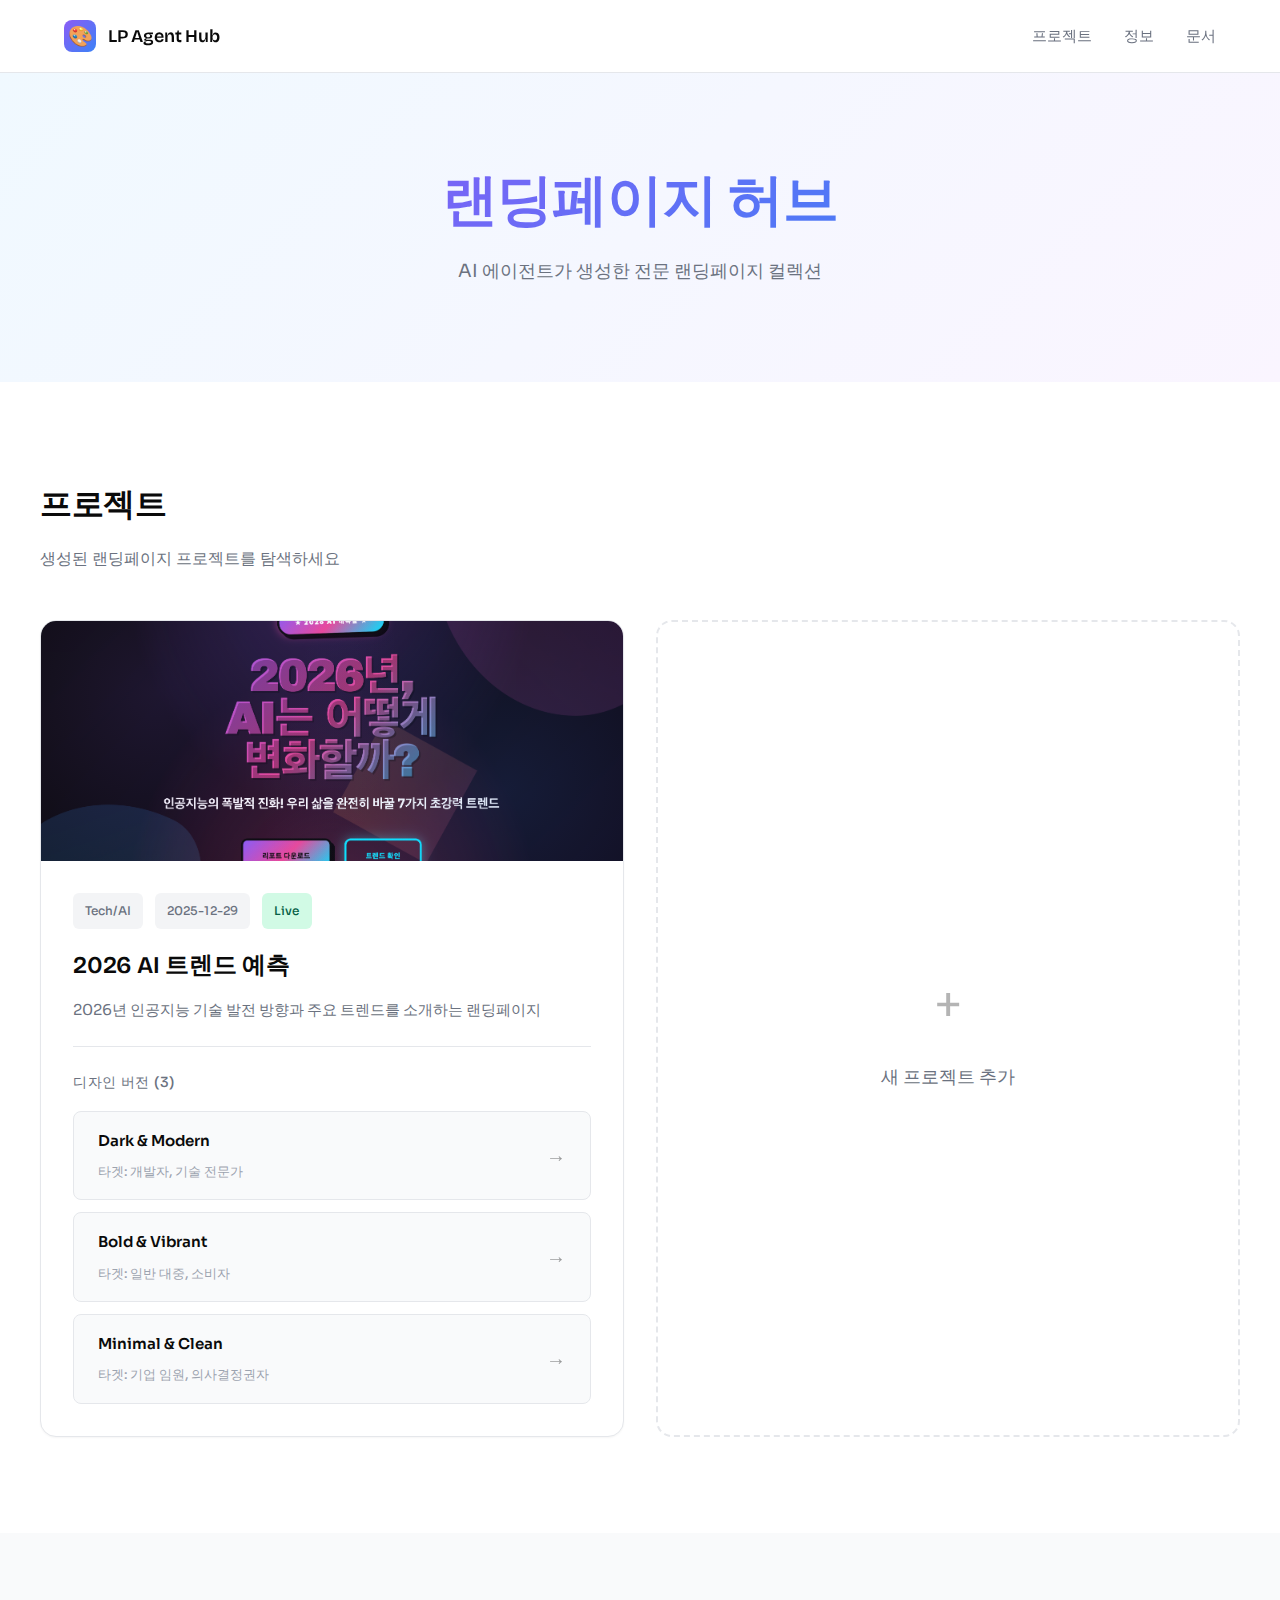
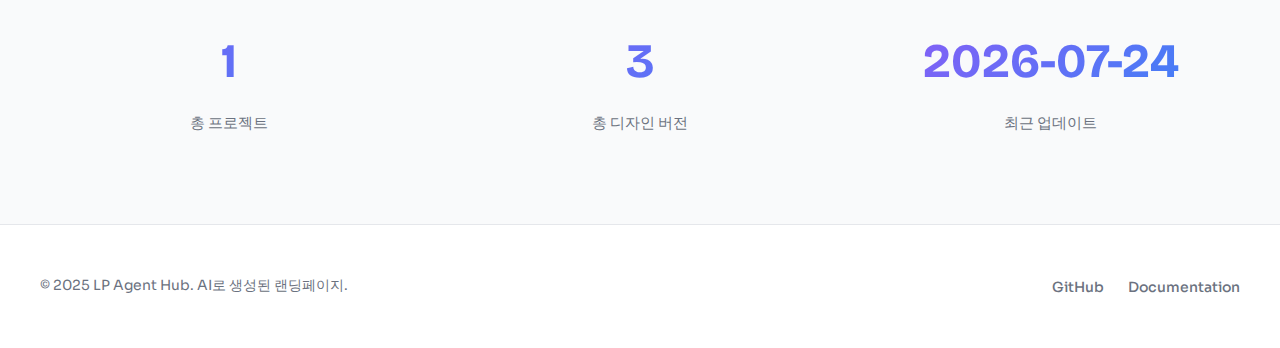
<file: output/hub/version-1/index.html>
<!DOCTYPE html>
<html lang="ko">
<head>
  <meta charset="UTF-8">
  <meta name="viewport" content="width=device-width, initial-scale=1.0">
  <title>랜딩페이지 허브 - LP Agent Hub</title>
  <meta name="description" content="AI 에이전트가 생성한 전문 랜딩페이지 컬렉션">

  <!-- Fonts: Bricolage Grotesque + Sora -->
  <link rel="preconnect" href="https://fonts.googleapis.com">
  <link rel="preconnect" href="https://fonts.gstatic.com" crossorigin>
  <link href="https://fonts.googleapis.com/css2?family=Bricolage+Grotesque:wght@400;500;600;700&family=Sora:wght@300;400;500;600&display=swap" rel="stylesheet">

  <style>
    /* =============================================
       DESIGN TOKENS
       ============================================= */
    :root {
      /* Colors */
      --color-background: #ffffff;
      --color-background-alt: #f9fafb;
      --color-background-subtle: #f3f4f6;
      --color-text-primary: #0a0a0a;
      --color-text-secondary: #6b7280;
      --color-text-tertiary: #9ca3af;
      --color-border: #e5e7eb;
      --color-border-light: #f3f4f6;

      /* Accents */
      --color-accent-purple: #8b5cf6;
      --color-accent-blue: #3b82f6;
      --color-accent-cyan: #06b6d4;

      /* Gradients */
      --gradient-subtle: linear-gradient(135deg, #f0f9ff 0%, #faf5ff 100%);
      --gradient-accent: linear-gradient(135deg, var(--color-accent-purple) 0%, var(--color-accent-blue) 100%);

      /* Typography */
      --font-display: 'Bricolage Grotesque', sans-serif;
      --font-body: 'Sora', sans-serif;

      /* Spacing */
      --space-2: 0.5rem;
      --space-3: 0.75rem;
      --space-4: 1rem;
      --space-6: 1.5rem;
      --space-8: 2rem;
      --space-12: 3rem;
      --space-16: 4rem;
      --space-24: 6rem;

      /* Shadows */
      --shadow-sm: 0 1px 2px rgba(0, 0, 0, 0.04);
      --shadow-md: 0 4px 6px rgba(0, 0, 0, 0.05);
      --shadow-lg: 0 10px 15px rgba(0, 0, 0, 0.08);
      --shadow-xl: 0 20px 25px rgba(0, 0, 0, 0.1);

      /* Border Radius */
      --radius-sm: 0.375rem;
      --radius-md: 0.5rem;
      --radius-lg: 0.75rem;
      --radius-xl: 1rem;

      /* Transitions */
      --transition-base: 200ms cubic-bezier(0.4, 0, 0.2, 1);
      --transition-slow: 300ms cubic-bezier(0.4, 0, 0.2, 1);
    }

    /* =============================================
       RESET & BASE
       ============================================= */
    * {
      margin: 0;
      padding: 0;
      box-sizing: border-box;
    }

    html {
      scroll-behavior: smooth;
    }

    body {
      font-family: var(--font-body);
      font-weight: 400;
      color: var(--color-text-primary);
      background: var(--color-background);
      line-height: 1.7;
      -webkit-font-smoothing: antialiased;
      -moz-osx-font-smoothing: grayscale;
    }

    /* =============================================
       NAVIGATION
       ============================================= */
    .nav {
      position: sticky;
      top: 0;
      background: rgba(255, 255, 255, 0.9);
      backdrop-filter: blur(12px);
      border-bottom: 1px solid var(--color-border);
      z-index: 100;
      transition: all var(--transition-base);
    }

    .nav-container {
      max-width: 1200px;
      margin: 0 auto;
      padding: 0 var(--space-6);
      display: flex;
      align-items: center;
      justify-content: space-between;
      height: 72px;
    }

    .nav-logo {
      display: flex;
      align-items: center;
      gap: var(--space-3);
      text-decoration: none;
      color: var(--color-text-primary);
      font-family: var(--font-display);
      font-weight: 600;
      font-size: 1.125rem;
      letter-spacing: -0.01em;
    }

    .nav-logo-icon {
      width: 32px;
      height: 32px;
      background: var(--gradient-accent);
      border-radius: var(--radius-md);
      display: flex;
      align-items: center;
      justify-content: center;
      font-size: 1.25rem;
    }

    .nav-menu {
      display: flex;
      gap: var(--space-8);
      list-style: none;
    }

    .nav-link {
      text-decoration: none;
      color: var(--color-text-secondary);
      font-weight: 500;
      font-size: 0.9375rem;
      transition: color var(--transition-base);
      position: relative;
    }

    .nav-link:hover {
      color: var(--color-text-primary);
    }

    .nav-link::after {
      content: '';
      position: absolute;
      bottom: -4px;
      left: 0;
      width: 0;
      height: 2px;
      background: var(--gradient-accent);
      transition: width var(--transition-base);
    }

    .nav-link:hover::after {
      width: 100%;
    }

    /* =============================================
       HERO SECTION
       ============================================= */
    .hero {
      padding: var(--space-24) var(--space-6);
      text-align: center;
      background: var(--gradient-subtle);
    }

    .hero-container {
      max-width: 800px;
      margin: 0 auto;
    }

    .hero-title {
      font-family: var(--font-display);
      font-size: clamp(2.5rem, 5vw, 3.5rem);
      font-weight: 600;
      letter-spacing: -0.02em;
      line-height: 1.15;
      margin-bottom: var(--space-6);
      background: var(--gradient-accent);
      -webkit-background-clip: text;
      -webkit-text-fill-color: transparent;
      background-clip: text;
    }

    .hero-subtitle {
      font-size: 1.125rem;
      color: var(--color-text-secondary);
      font-weight: 400;
      line-height: 1.6;
      max-width: 600px;
      margin: 0 auto;
    }

    /* =============================================
       PROJECTS SECTION
       ============================================= */
    .projects {
      padding: var(--space-24) var(--space-6);
      background: var(--color-background);
    }

    .projects-container {
      max-width: 1200px;
      margin: 0 auto;
    }

    .section-header {
      margin-bottom: var(--space-12);
    }

    .section-title {
      font-family: var(--font-display);
      font-size: 2rem;
      font-weight: 600;
      letter-spacing: -0.01em;
      margin-bottom: var(--space-3);
    }

    .section-description {
      font-size: 1rem;
      color: var(--color-text-secondary);
    }

    .projects-grid {
      display: grid;
      grid-template-columns: 1fr;
      gap: var(--space-8);
    }

    @media (min-width: 768px) {
      .projects-grid {
        grid-template-columns: repeat(2, 1fr);
      }
    }

    /* =============================================
       PROJECT CARD
       ============================================= */
    .project-card {
      background: var(--color-background);
      border: 1px solid var(--color-border);
      border-radius: var(--radius-xl);
      overflow: hidden;
      transition: all var(--transition-slow);
      box-shadow: var(--shadow-sm);
    }

    .project-card:hover {
      transform: translateY(-4px);
      box-shadow: var(--shadow-lg);
      border-color: var(--color-border-light);
    }

    .project-thumbnail {
      height: 240px;
      background: var(--gradient-subtle);
      position: relative;
      overflow: hidden;
    }

    .project-thumbnail::before {
      content: '';
      position: absolute;
      inset: 0;
      background:
        radial-gradient(circle at 20% 30%, rgba(139, 92, 246, 0.15) 0%, transparent 50%),
        radial-gradient(circle at 80% 70%, rgba(59, 130, 246, 0.15) 0%, transparent 50%);
    }

    .project-content {
      padding: var(--space-8);
    }

    .project-meta {
      display: flex;
      gap: var(--space-3);
      margin-bottom: var(--space-4);
      flex-wrap: wrap;
    }

    .project-badge {
      display: inline-block;
      padding: var(--space-2) var(--space-3);
      background: var(--color-background-subtle);
      color: var(--color-text-secondary);
      font-size: 0.75rem;
      font-weight: 500;
      border-radius: var(--radius-sm);
      letter-spacing: 0.01em;
    }

    .project-badge.badge-status {
      background: #d1fae5;
      color: #065f46;
    }

    .project-title {
      font-family: var(--font-display);
      font-size: 1.5rem;
      font-weight: 600;
      margin-bottom: var(--space-3);
      letter-spacing: -0.01em;
    }

    .project-description {
      color: var(--color-text-secondary);
      font-size: 0.9375rem;
      line-height: 1.6;
      margin-bottom: var(--space-6);
    }

    .project-versions {
      margin-top: var(--space-6);
      padding-top: var(--space-6);
      border-top: 1px solid var(--color-border);
    }

    .versions-label {
      font-size: 0.875rem;
      font-weight: 500;
      color: var(--color-text-secondary);
      margin-bottom: var(--space-4);
      text-transform: uppercase;
      letter-spacing: 0.05em;
    }

    .version-buttons {
      display: flex;
      flex-direction: column;
      gap: var(--space-3);
    }

    .version-btn {
      display: flex;
      align-items: center;
      justify-content: space-between;
      padding: var(--space-4) var(--space-6);
      background: var(--color-background-alt);
      border: 1px solid var(--color-border);
      border-radius: var(--radius-md);
      text-decoration: none;
      color: var(--color-text-primary);
      transition: all var(--transition-base);
      font-family: var(--font-body);
      font-weight: 500;
      font-size: 0.9375rem;
    }

    .version-btn:hover {
      background: var(--color-background);
      border-color: var(--color-accent-purple);
      transform: translateX(4px);
      box-shadow: var(--shadow-md);
    }

    .version-info {
      display: flex;
      flex-direction: column;
      gap: var(--space-2);
      align-items: flex-start;
    }

    .version-name {
      font-weight: 600;
    }

    .version-target {
      font-size: 0.8125rem;
      color: var(--color-text-tertiary);
    }

    .version-arrow {
      font-size: 1.25rem;
      opacity: 0.4;
      transition: opacity var(--transition-base);
    }

    .version-btn:hover .version-arrow {
      opacity: 1;
    }

    /* =============================================
       PLACEHOLDER CARD
       ============================================= */
    .placeholder-card {
      background: var(--color-background);
      border: 2px dashed var(--color-border);
      border-radius: var(--radius-xl);
      padding: var(--space-16) var(--space-8);
      display: flex;
      flex-direction: column;
      align-items: center;
      justify-content: center;
      text-align: center;
      transition: all var(--transition-base);
      cursor: pointer;
      min-height: 400px;
    }

    .placeholder-card:hover {
      border-color: var(--color-accent-purple);
      background: var(--color-background-alt);
    }

    .placeholder-icon {
      font-size: 3rem;
      margin-bottom: var(--space-4);
      opacity: 0.3;
    }

    .placeholder-text {
      font-family: var(--font-display);
      font-size: 1.125rem;
      font-weight: 500;
      color: var(--color-text-secondary);
    }

    /* =============================================
       STATS SECTION
       ============================================= */
    .stats {
      padding: var(--space-16) var(--space-6);
      background: var(--color-background-alt);
    }

    .stats-container {
      max-width: 1200px;
      margin: 0 auto;
    }

    .stats-grid {
      display: grid;
      grid-template-columns: repeat(auto-fit, minmax(200px, 1fr));
      gap: var(--space-8);
    }

    .stat-item {
      text-align: center;
      padding: var(--space-6);
    }

    .stat-value {
      font-family: var(--font-display);
      font-size: 3rem;
      font-weight: 700;
      background: var(--gradient-accent);
      -webkit-background-clip: text;
      -webkit-text-fill-color: transparent;
      background-clip: text;
      margin-bottom: var(--space-2);
    }

    .stat-label {
      font-size: 0.9375rem;
      color: var(--color-text-secondary);
      font-weight: 500;
    }

    /* =============================================
       FOOTER
       ============================================= */
    .footer {
      padding: var(--space-12) var(--space-6);
      background: var(--color-background);
      border-top: 1px solid var(--color-border);
    }

    .footer-container {
      max-width: 1200px;
      margin: 0 auto;
      display: flex;
      justify-content: space-between;
      align-items: center;
      flex-wrap: wrap;
      gap: var(--space-6);
    }

    .footer-text {
      color: var(--color-text-secondary);
      font-size: 0.875rem;
    }

    .footer-links {
      display: flex;
      gap: var(--space-6);
      list-style: none;
    }

    .footer-link {
      text-decoration: none;
      color: var(--color-text-secondary);
      font-size: 0.875rem;
      font-weight: 500;
      transition: color var(--transition-base);
    }

    .footer-link:hover {
      color: var(--color-text-primary);
    }

    /* =============================================
       ANIMATIONS
       ============================================= */
    @keyframes fadeInUp {
      from {
        opacity: 0;
        transform: translateY(20px);
      }
      to {
        opacity: 1;
        transform: translateY(0);
      }
    }

    .hero-container {
      animation: fadeInUp 0.6s ease-out;
    }

    .project-card {
      animation: fadeInUp 0.6s ease-out;
      animation-fill-mode: both;
    }

    .project-card:nth-child(1) { animation-delay: 0.1s; }
    .project-card:nth-child(2) { animation-delay: 0.2s; }
    .project-card:nth-child(3) { animation-delay: 0.3s; }

    /* =============================================
       RESPONSIVE
       ============================================= */
    @media (max-width: 768px) {
      .nav-menu {
        gap: var(--space-4);
      }

      .nav-link {
        font-size: 0.875rem;
      }

      .hero {
        padding: var(--space-16) var(--space-6);
      }

      .projects {
        padding: var(--space-16) var(--space-6);
      }

      .stats {
        padding: var(--space-12) var(--space-6);
      }

      .stat-value {
        font-size: 2.5rem;
      }

      .footer-container {
        flex-direction: column;
        text-align: center;
      }
    }

    /* =============================================
       ACCESSIBILITY
       ============================================= */
    *:focus-visible {
      outline: 2px solid var(--color-accent-purple);
      outline-offset: 2px;
      border-radius: var(--radius-sm);
    }

    @media (prefers-reduced-motion: reduce) {
      *,
      *::before,
      *::after {
        animation-duration: 0.01ms !important;
        animation-iteration-count: 1 !important;
        transition-duration: 0.01ms !important;
      }
    }

    /* =============================================
       MODAL STYLES
       ============================================= */
    .modal-overlay {
      position: fixed;
      inset: 0;
      background: rgba(0, 0, 0, 0.6);
      backdrop-filter: blur(4px);
      display: none;
      align-items: center;
      justify-content: center;
      z-index: 1000;
      padding: var(--space-6);
    }

    .modal-overlay.active {
      display: flex;
    }

    .modal {
      background: var(--color-background);
      border-radius: var(--radius-xl);
      max-width: 600px;
      width: 100%;
      max-height: 90vh;
      overflow-y: auto;
      box-shadow: var(--shadow-xl);
      border: 1px solid var(--color-border);
      animation: modalSlideIn 0.3s ease-out;
    }

    @keyframes modalSlideIn {
      from {
        opacity: 0;
        transform: translateY(-20px) scale(0.95);
      }
      to {
        opacity: 1;
        transform: translateY(0) scale(1);
      }
    }

    .modal-header {
      padding: var(--space-8);
      border-bottom: 1px solid var(--color-border);
      display: flex;
      justify-content: space-between;
      align-items: center;
    }

    .modal-title {
      font-family: var(--font-display);
      font-size: 1.5rem;
      font-weight: 600;
    }

    .modal-close {
      background: none;
      border: none;
      font-size: 1.5rem;
      cursor: pointer;
      color: var(--color-text-secondary);
      padding: var(--space-2);
      border-radius: var(--radius-md);
      transition: all var(--transition-base);
    }

    .modal-close:hover {
      background: var(--color-background-alt);
      color: var(--color-text-primary);
    }

    .modal-body {
      padding: var(--space-8);
    }

    .form-group {
      margin-bottom: var(--space-6);
    }

    .form-label {
      display: block;
      margin-bottom: var(--space-3);
      font-weight: 500;
      color: var(--color-text-primary);
      font-size: 0.9375rem;
    }

    .form-input,
    .form-textarea {
      width: 100%;
      padding: var(--space-4);
      border: 1px solid var(--color-border);
      border-radius: var(--radius-md);
      font-family: var(--font-body);
      font-size: 0.9375rem;
      transition: all var(--transition-base);
      background: var(--color-background);
    }

    .form-input:focus,
    .form-textarea:focus {
      outline: none;
      border-color: var(--color-accent-purple);
      box-shadow: 0 0 0 3px rgba(139, 92, 246, 0.1);
    }

    .form-textarea {
      resize: vertical;
      min-height: 100px;
    }

    .image-upload-container {
      display: flex;
      gap: var(--space-4);
      flex-direction: column;
    }

    .image-preview {
      width: 100%;
      height: 200px;
      border: 2px dashed var(--color-border);
      border-radius: var(--radius-md);
      display: flex;
      align-items: center;
      justify-content: center;
      overflow: hidden;
      background: var(--color-background-alt);
    }

    .image-preview img {
      max-width: 100%;
      max-height: 100%;
      object-fit: cover;
    }

    .image-preview-placeholder {
      color: var(--color-text-tertiary);
      font-size: 0.875rem;
    }

    .btn-primary {
      background: var(--gradient-accent);
      color: white;
      border: none;
      padding: var(--space-4) var(--space-8);
      border-radius: var(--radius-md);
      font-family: var(--font-body);
      font-weight: 600;
      font-size: 1rem;
      cursor: pointer;
      transition: all var(--transition-base);
      width: 100%;
    }

    .btn-primary:hover {
      transform: translateY(-2px);
      box-shadow: var(--shadow-md);
    }

    .btn-secondary {
      background: var(--color-background-alt);
      color: var(--color-text-primary);
      border: 1px solid var(--color-border);
      padding: var(--space-3) var(--space-6);
      border-radius: var(--radius-md);
      font-family: var(--font-body);
      font-weight: 500;
      font-size: 0.875rem;
      cursor: pointer;
      transition: all var(--transition-base);
    }

    .btn-secondary:hover {
      background: var(--color-background);
      border-color: var(--color-accent-purple);
    }

    .version-fields {
      display: flex;
      flex-direction: column;
      gap: var(--space-4);
      margin-top: var(--space-4);
    }

    .version-field-group {
      display: grid;
      grid-template-columns: 1fr 2fr auto;
      gap: var(--space-3);
      align-items: end;
    }

    .btn-remove {
      background: #fee;
      color: #c00;
      border: 1px solid #fcc;
      padding: var(--space-4);
      border-radius: var(--radius-md);
      cursor: pointer;
      transition: all var(--transition-base);
      font-weight: 600;
    }

    .btn-remove:hover {
      background: #fcc;
    }

    .btn-add-version {
      margin-top: var(--space-4);
    }

    .project-thumbnail img {
      width: 100%;
      height: 100%;
      object-fit: cover;
    }

    .delete-project-btn {
      position: absolute;
      top: var(--space-4);
      right: var(--space-4);
      background: rgba(255, 255, 255, 0.9);
      border: none;
      width: 32px;
      height: 32px;
      border-radius: 50%;
      cursor: pointer;
      font-size: 1rem;
      display: flex;
      align-items: center;
      justify-content: center;
      transition: all var(--transition-base);
      z-index: 10;
    }

    .delete-project-btn:hover {
      background: #fee;
      color: #c00;
      transform: scale(1.1);
    }
  </style>
</head>
<body>

  <!-- =============================================
       NAVIGATION
       ============================================= -->
  <nav class="nav" role="navigation" aria-label="메인 네비게이션">
    <div class="nav-container">
      <a href="#" class="nav-logo">
        <div class="nav-logo-icon">🎨</div>
        <span>LP Agent Hub</span>
      </a>

      <ul class="nav-menu">
        <li><a href="#projects" class="nav-link">프로젝트</a></li>
        <li><a href="#stats" class="nav-link">정보</a></li>
        <li><a href="#footer" class="nav-link">문서</a></li>
      </ul>
    </div>
  </nav>

  <!-- =============================================
       HERO SECTION
       ============================================= -->
  <section class="hero">
    <div class="hero-container">
      <h1 class="hero-title">랜딩페이지 허브</h1>
      <p class="hero-subtitle">AI 에이전트가 생성한 전문 랜딩페이지 컬렉션</p>
    </div>
  </section>

  <!-- =============================================
       PROJECTS SECTION
       ============================================= -->
  <section id="projects" class="projects">
    <div class="projects-container">
      <div class="section-header">
        <h2 class="section-title">프로젝트</h2>
        <p class="section-description">생성된 랜딩페이지 프로젝트를 탐색하세요</p>
      </div>

      <div class="projects-grid" id="projectsGrid">

        <!-- AI Trends 2026 Project -->
        <article class="project-card">
          <div class="project-thumbnail">
            <img src="../../ai-trends-2026/version-2/스크린샷 2025-12-30 오전 1.13.18.png" alt="2026 AI 트렌드 예측">
          </div>

          <div class="project-content">
            <div class="project-meta">
              <span class="project-badge">Tech/AI</span>
              <span class="project-badge">2025-12-29</span>
              <span class="project-badge badge-status">Live</span>
            </div>

            <h3 class="project-title">2026 AI 트렌드 예측</h3>
            <p class="project-description">
              2026년 인공지능 기술 발전 방향과 주요 트렌드를 소개하는 랜딩페이지
            </p>

            <div class="project-versions">
              <div class="versions-label">디자인 버전 (3)</div>

              <div class="version-buttons">
                <a href="../../ai-trends-2026/version-1/index.html" class="version-btn" target="_blank">
                  <div class="version-info">
                    <span class="version-name">Dark & Modern</span>
                    <span class="version-target">타겟: 개발자, 기술 전문가</span>
                  </div>
                  <span class="version-arrow">→</span>
                </a>

                <a href="../../ai-trends-2026/version-2/index.html" class="version-btn" target="_blank">
                  <div class="version-info">
                    <span class="version-name">Bold & Vibrant</span>
                    <span class="version-target">타겟: 일반 대중, 소비자</span>
                  </div>
                  <span class="version-arrow">→</span>
                </a>

                <a href="../../ai-trends-2026/version-3/index.html" class="version-btn" target="_blank">
                  <div class="version-info">
                    <span class="version-name">Minimal & Clean</span>
                    <span class="version-target">타겟: 기업 임원, 의사결정권자</span>
                  </div>
                  <span class="version-arrow">→</span>
                </a>
              </div>
            </div>
          </div>
        </article>

        <!-- Placeholder Card -->
        <div class="placeholder-card" onclick="openModal()">
          <div class="placeholder-icon">+</div>
          <p class="placeholder-text">새 프로젝트 추가</p>
        </div>

      </div>
    </div>
  </section>

  <!-- =============================================
       STATS SECTION
       ============================================= -->
  <section id="stats" class="stats">
    <div class="stats-container">
      <div class="stats-grid">
        <div class="stat-item">
          <div class="stat-value" id="totalProjects">1</div>
          <div class="stat-label">총 프로젝트</div>
        </div>

        <div class="stat-item">
          <div class="stat-value" id="totalVersions">3</div>
          <div class="stat-label">총 디자인 버전</div>
        </div>

        <div class="stat-item">
          <div class="stat-value" id="lastUpdated">2025-12-29</div>
          <div class="stat-label">최근 업데이트</div>
        </div>
      </div>
    </div>
  </section>

  <!-- =============================================
       FOOTER
       ============================================= -->
  <footer id="footer" class="footer">
    <div class="footer-container">
      <p class="footer-text">© 2025 LP Agent Hub. AI로 생성된 랜딩페이지.</p>

      <ul class="footer-links">
        <li><a href="https://github.com/anthropics/claude-code" class="footer-link" target="_blank" rel="noopener noreferrer">GitHub</a></li>
        <li><a href="https://code.claude.com/docs" class="footer-link" target="_blank" rel="noopener noreferrer">Documentation</a></li>
      </ul>
    </div>
  </footer>

  <!-- =============================================
       MODAL - ADD PROJECT
       ============================================= -->
  <div class="modal-overlay" id="modalOverlay" onclick="closeModalOnOverlay(event)">
    <div class="modal">
      <div class="modal-header">
        <h3 class="modal-title">새 프로젝트 추가</h3>
        <button class="modal-close" onclick="closeModal()">&times;</button>
      </div>

      <div class="modal-body">
        <form id="projectForm" onsubmit="addProject(event)">
          <div class="form-group">
            <label class="form-label" for="projectTitle">프로젝트 제목 *</label>
            <input type="text" id="projectTitle" class="form-input" required placeholder="예: AI 챗봇 서비스">
          </div>

          <div class="form-group">
            <label class="form-label" for="projectDescription">설명 *</label>
            <textarea id="projectDescription" class="form-textarea" required placeholder="프로젝트에 대한 간단한 설명을 입력하세요"></textarea>
          </div>

          <div class="form-group">
            <label class="form-label" for="projectCategory">카테고리 *</label>
            <input type="text" id="projectCategory" class="form-input" required placeholder="예: Tech/AI">
          </div>

          <div class="form-group">
            <label class="form-label">프로젝트 이미지</label>
            <div class="image-upload-container">
              <div class="image-preview" id="imagePreview">
                <span class="image-preview-placeholder">이미지 URL을 입력하거나 파일을 선택하세요</span>
              </div>
              <input type="url" id="imageUrl" class="form-input" placeholder="이미지 URL (https://...)" onchange="previewImageUrl()">
              <input type="file" id="imageFile" class="form-input" accept="image/*" onchange="previewImageFile()">
            </div>
          </div>

          <div class="form-group">
            <label class="form-label">디자인 버전 (최소 1개)</label>
            <div class="version-fields" id="versionFields">
              <div class="version-field-group">
                <input type="text" class="form-input version-name-input" placeholder="버전 이름" required>
                <input type="url" class="form-input version-url-input" placeholder="URL" required>
                <button type="button" class="btn-remove" onclick="removeVersion(this)">×</button>
              </div>
            </div>
            <button type="button" class="btn-secondary btn-add-version" onclick="addVersionField()">+ 버전 추가</button>
          </div>

          <button type="submit" class="btn-primary">프로젝트 추가</button>
        </form>
      </div>
    </div>
  </div>

  <script>
    // LocalStorage 키
    const PROJECTS_KEY = 'lp_hub_projects';

    // 페이지 로드 시 프로젝트 로드
    document.addEventListener('DOMContentLoaded', () => {
      loadProjects();
      updateStats();
    });

    // 모달 열기
    function openModal() {
      document.getElementById('modalOverlay').classList.add('active');
      document.body.style.overflow = 'hidden';
    }

    // 모달 닫기
    function closeModal() {
      document.getElementById('modalOverlay').classList.remove('active');
      document.body.style.overflow = '';
      resetForm();
    }

    // 모달 오버레이 클릭 시 닫기
    function closeModalOnOverlay(event) {
      if (event.target === event.currentTarget) {
        closeModal();
      }
    }

    // 폼 리셋
    function resetForm() {
      document.getElementById('projectForm').reset();
      document.getElementById('imagePreview').innerHTML = '<span class="image-preview-placeholder">이미지 URL을 입력하거나 파일을 선택하세요</span>';
      // 버전 필드를 1개로 초기화
      const versionFields = document.getElementById('versionFields');
      versionFields.innerHTML = `
        <div class="version-field-group">
          <input type="text" class="form-input version-name-input" placeholder="버전 이름" required>
          <input type="url" class="form-input version-url-input" placeholder="URL" required>
          <button type="button" class="btn-remove" onclick="removeVersion(this)">×</button>
        </div>
      `;
    }

    // 이미지 URL 미리보기
    function previewImageUrl() {
      const url = document.getElementById('imageUrl').value;
      if (url) {
        document.getElementById('imageFile').value = ''; // 파일 입력 초기화
        document.getElementById('imagePreview').innerHTML = `<img src="${url}" alt="Preview">`;
      }
    }

    // 이미지 파일 미리보기
    function previewImageFile() {
      const file = document.getElementById('imageFile').files[0];
      if (file) {
        document.getElementById('imageUrl').value = ''; // URL 입력 초기화
        const reader = new FileReader();
        reader.onload = function(e) {
          document.getElementById('imagePreview').innerHTML = `<img src="${e.target.result}" alt="Preview">`;
        };
        reader.readAsDataURL(file);
      }
    }

    // 버전 필드 추가
    function addVersionField() {
      const versionFields = document.getElementById('versionFields');
      const newField = document.createElement('div');
      newField.className = 'version-field-group';
      newField.innerHTML = `
        <input type="text" class="form-input version-name-input" placeholder="버전 이름" required>
        <input type="url" class="form-input version-url-input" placeholder="URL" required>
        <button type="button" class="btn-remove" onclick="removeVersion(this)">×</button>
      `;
      versionFields.appendChild(newField);
    }

    // 버전 필드 제거
    function removeVersion(button) {
      const versionFields = document.getElementById('versionFields');
      if (versionFields.children.length > 1) {
        button.parentElement.remove();
      } else {
        alert('최소 1개의 버전이 필요합니다.');
      }
    }

    // 프로젝트 추가
    function addProject(event) {
      event.preventDefault();

      const title = document.getElementById('projectTitle').value;
      const description = document.getElementById('projectDescription').value;
      const category = document.getElementById('projectCategory').value;

      // 이미지 가져오기 (URL 우선, 없으면 파일)
      let imageData = document.getElementById('imageUrl').value;
      if (!imageData) {
        const imgElement = document.querySelector('#imagePreview img');
        if (imgElement) {
          imageData = imgElement.src;
        }
      }

      // 버전 정보 수집
      const versionNameInputs = document.querySelectorAll('.version-name-input');
      const versionUrlInputs = document.querySelectorAll('.version-url-input');
      const versions = [];

      for (let i = 0; i < versionNameInputs.length; i++) {
        versions.push({
          name: versionNameInputs[i].value,
          url: versionUrlInputs[i].value,
          target: '사용자 지정' // 기본값
        });
      }

      // 프로젝트 객체 생성
      const project = {
        id: Date.now(),
        title,
        description,
        category,
        image: imageData,
        date: new Date().toISOString().split('T')[0],
        status: 'Live',
        versions
      };

      // LocalStorage에 저장
      const projects = getProjects();
      projects.push(project);
      localStorage.setItem(PROJECTS_KEY, JSON.stringify(projects));

      // UI 업데이트
      loadProjects();
      updateStats();
      closeModal();
    }

    // LocalStorage에서 프로젝트 가져오기
    function getProjects() {
      const stored = localStorage.getItem(PROJECTS_KEY);
      return stored ? JSON.parse(stored) : [];
    }

    // 프로젝트 로드 및 렌더링
    function loadProjects() {
      const projects = getProjects();
      const grid = document.getElementById('projectsGrid');

      // 기존 동적 카드 제거 (초기 AI Trends 카드와 placeholder는 유지)
      const dynamicCards = grid.querySelectorAll('[data-project-id]');
      dynamicCards.forEach(card => card.remove());

      // 새 프로젝트 카드 추가 (placeholder 앞에)
      const placeholder = grid.querySelector('.placeholder-card');

      projects.forEach(project => {
        const card = createProjectCard(project);
        grid.insertBefore(card, placeholder);
      });
    }

    // 프로젝트 카드 생성
    function createProjectCard(project) {
      const article = document.createElement('article');
      article.className = 'project-card';
      article.setAttribute('data-project-id', project.id);

      // 이미지 HTML
      const thumbnailContent = project.image
        ? `<img src="${project.image}" alt="${project.title}">`
        : '';

      // 버전 버튼 HTML 생성
      const versionButtonsHTML = project.versions.map(version => `
        <a href="${version.url}" class="version-btn" target="_blank">
          <div class="version-info">
            <span class="version-name">${version.name}</span>
            <span class="version-target">타겟: ${version.target}</span>
          </div>
          <span class="version-arrow">→</span>
        </a>
      `).join('');

      article.innerHTML = `
        <div class="project-thumbnail" style="position: relative;">
          ${thumbnailContent}
          <button class="delete-project-btn" onclick="deleteProject(${project.id})" title="삭제">×</button>
        </div>

        <div class="project-content">
          <div class="project-meta">
            <span class="project-badge">${project.category}</span>
            <span class="project-badge">${project.date}</span>
            <span class="project-badge badge-status">${project.status}</span>
          </div>

          <h3 class="project-title">${project.title}</h3>
          <p class="project-description">${project.description}</p>

          <div class="project-versions">
            <div class="versions-label">디자인 버전 (${project.versions.length})</div>
            <div class="version-buttons">
              ${versionButtonsHTML}
            </div>
          </div>
        </div>
      `;

      return article;
    }

    // 프로젝트 삭제
    function deleteProject(projectId) {
      if (confirm('이 프로젝트를 삭제하시겠습니까?')) {
        let projects = getProjects();
        projects = projects.filter(p => p.id !== projectId);
        localStorage.setItem(PROJECTS_KEY, JSON.stringify(projects));
        loadProjects();
        updateStats();
      }
    }

    // 통계 업데이트
    function updateStats() {
      const projects = getProjects();
      const totalProjects = projects.length + 1; // +1 for AI Trends
      const totalVersions = projects.reduce((sum, p) => sum + p.versions.length, 3); // +3 for AI Trends
      const today = new Date().toISOString().split('T')[0];

      document.getElementById('totalProjects').textContent = totalProjects;
      document.getElementById('totalVersions').textContent = totalVersions;
      document.getElementById('lastUpdated').textContent = today;
    }

    // ESC 키로 모달 닫기
    document.addEventListener('keydown', (e) => {
      if (e.key === 'Escape') {
        closeModal();
      }
    });
  </script>

</body>
</html>
</file>
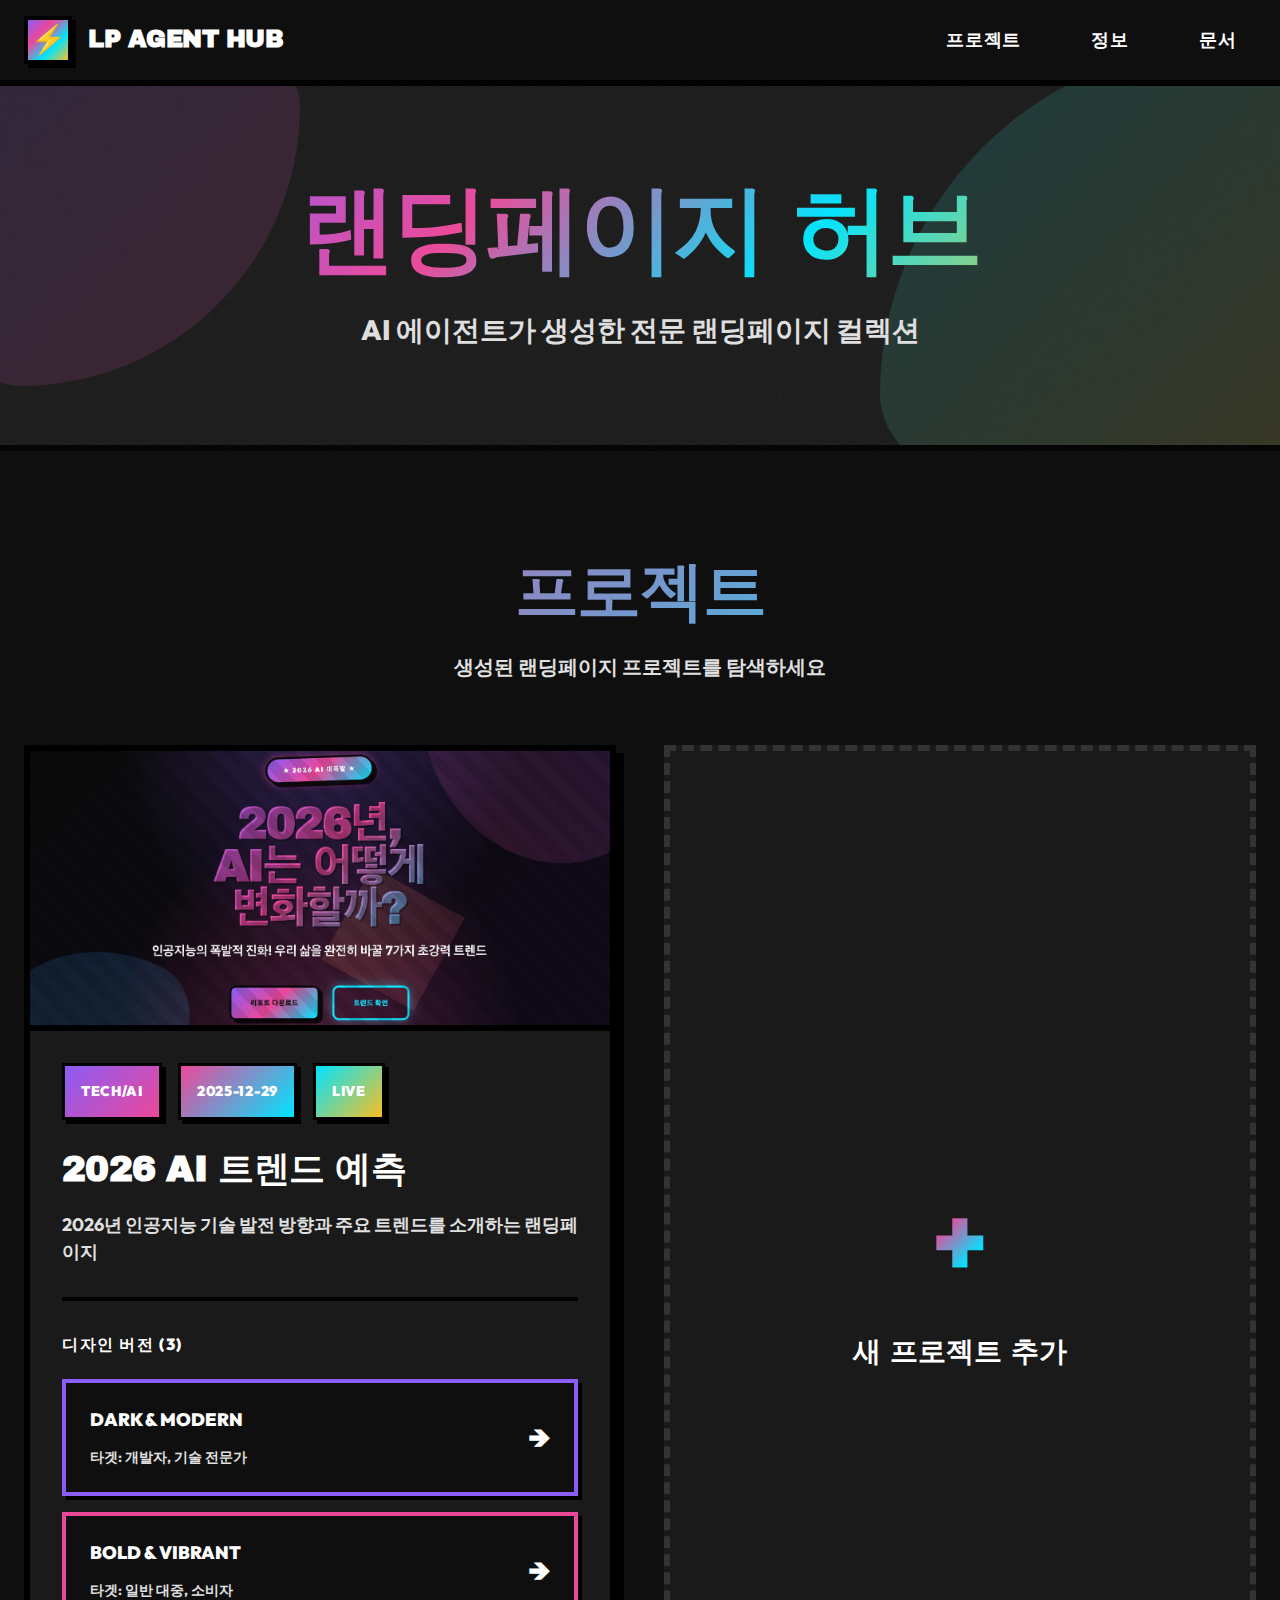
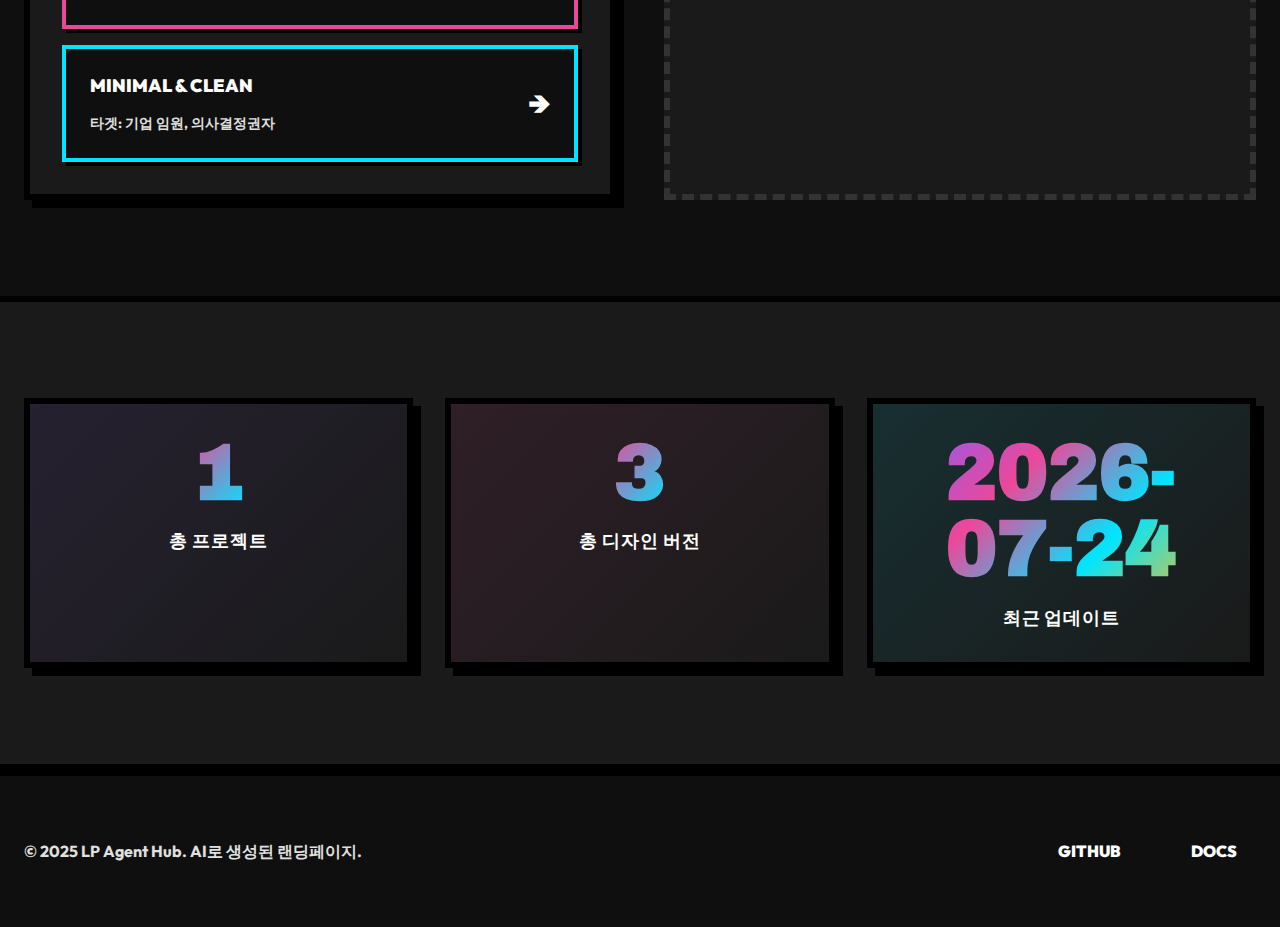
<file: output/hub/version-2/index.html>
<!DOCTYPE html>
<html lang="ko">
<head>
  <meta charset="UTF-8">
  <meta name="viewport" content="width=device-width, initial-scale=1.0">
  <title>랜딩페이지 허브 - LP Agent Hub</title>
  <meta name="description" content="AI 에이전트가 생성한 전문 랜딩페이지 컬렉션">

  <!-- Fonts: Archivo Black + Outfit Black -->
  <link rel="preconnect" href="https://fonts.googleapis.com">
  <link rel="preconnect" href="https://fonts.gstatic.com" crossorigin>
  <link href="https://fonts.googleapis.com/css2?family=Archivo+Black&family=Outfit:wght@700;800;900&display=swap" rel="stylesheet">

  <style>
    /* =============================================
       DESIGN TOKENS - BRUTALIST EDITION
       ============================================= */
    :root {
      /* Colors */
      --color-background: #0f0f0f;
      --color-background-alt: #1a1a1a;
      --color-text-primary: #ffffff;
      --color-text-secondary: #e0e0e0;
      --color-border: #000000;

      /* Vibrant Gradients */
      --gradient-1: linear-gradient(135deg, #8b5cf6 0%, #ec4899 100%);
      --gradient-2: linear-gradient(135deg, #ec4899 0%, #00e5ff 100%);
      --gradient-3: linear-gradient(135deg, #00e5ff 0%, #fbbf24 100%);
      --gradient-explosive: linear-gradient(135deg, #8b5cf6 0%, #ec4899 33%, #00e5ff 66%, #fbbf24 100%);
      --gradient-rotating: conic-gradient(from 0deg, #8b5cf6, #ec4899, #00e5ff, #fbbf24, #8b5cf6);

      /* Typography */
      --font-display: 'Archivo Black', sans-serif;
      --font-heading: 'Outfit', sans-serif;

      /* Spacing */
      --space-4: 1rem;
      --space-6: 1.5rem;
      --space-8: 2rem;
      --space-12: 3rem;
      --space-16: 4rem;
      --space-24: 6rem;

      /* Brutalist Borders */
      --border-thick: 6px solid var(--color-border);
      --border-medium: 4px solid var(--color-border);

      /* Brutalist Shadows */
      --shadow-brutal-sm: 4px 4px 0 #000;
      --shadow-brutal-md: 8px 8px 0 #000;
      --shadow-brutal-lg: 12px 12px 0 #000;
      --shadow-brutal-xl: 16px 16px 0 #000;
    }

    /* =============================================
       RESET & BASE
       ============================================= */
    * {
      margin: 0;
      padding: 0;
      box-sizing: border-box;
    }

    html {
      scroll-behavior: smooth;
    }

    body {
      font-family: var(--font-heading);
      font-weight: 700;
      color: var(--color-text-primary);
      background: var(--color-background);
      line-height: 1.4;
      -webkit-font-smoothing: antialiased;
      -moz-osx-font-smoothing: grayscale;
      overflow-x: hidden;
    }

    /* Animated Background Shapes */
    body::before {
      content: '';
      position: fixed;
      top: -50%;
      left: -50%;
      width: 200%;
      height: 200%;
      background: var(--gradient-rotating);
      opacity: 0.03;
      z-index: 0;
      animation: rotateBackground 20s linear infinite;
    }

    @keyframes rotateBackground {
      from { transform: rotate(0deg); }
      to { transform: rotate(360deg); }
    }

    /* Noise Texture */
    body::after {
      content: '';
      position: fixed;
      inset: 0;
      background-image: url("data:image/svg+xml,%3Csvg viewBox='0 0 400 400' xmlns='http://www.w3.org/2000/svg'%3E%3Cfilter id='noiseFilter'%3E%3CfeTurbulence type='fractalNoise' baseFrequency='3.5' numOctaves='4' stitchTiles='stitch'/%3E%3C/filter%3E%3Crect width='100%25' height='100%25' filter='url(%23noiseFilter)' opacity='0.05'/%3E%3C/svg%3E");
      pointer-events: none;
      z-index: 1;
    }

    /* =============================================
       NAVIGATION - BRUTALIST STYLE
       ============================================= */
    .nav {
      position: sticky;
      top: 0;
      background: var(--color-background);
      border-bottom: var(--border-thick);
      z-index: 100;
      position: relative;
    }

    .nav-container {
      max-width: 1400px;
      margin: 0 auto;
      padding: 0 var(--space-6);
      display: flex;
      align-items: center;
      justify-content: space-between;
      height: 80px;
    }

    .nav-logo {
      display: flex;
      align-items: center;
      gap: var(--space-4);
      text-decoration: none;
      color: var(--color-text-primary);
      font-family: var(--font-display);
      font-size: 1.5rem;
      letter-spacing: -0.02em;
    }

    .nav-logo-icon {
      width: 48px;
      height: 48px;
      background: var(--gradient-explosive);
      border: var(--border-medium);
      display: flex;
      align-items: center;
      justify-content: center;
      font-size: 1.75rem;
      box-shadow: var(--shadow-brutal-sm);
    }

    .nav-menu {
      display: flex;
      gap: var(--space-8);
      list-style: none;
    }

    .nav-link {
      text-decoration: none;
      color: var(--color-text-primary);
      font-weight: 900;
      font-size: 1.125rem;
      padding: var(--space-4);
      border: 3px solid transparent;
      transition: all 0.2s;
      position: relative;
      text-transform: uppercase;
      letter-spacing: 0.05em;
    }

    .nav-link:hover {
      border: 3px solid #000;
      background: var(--gradient-explosive);
      box-shadow: var(--shadow-brutal-sm);
    }

    /* =============================================
       HERO SECTION - MASSIVE & EXPLOSIVE
       ============================================= */
    .hero {
      padding: var(--space-24) var(--space-6);
      text-align: center;
      background: var(--color-background-alt);
      border-bottom: var(--border-thick);
      position: relative;
      overflow: hidden;
    }

    /* Morphing Gradient Shapes */
    .hero::before {
      content: '';
      position: absolute;
      top: -100px;
      left: -100px;
      width: 400px;
      height: 400px;
      background: var(--gradient-1);
      opacity: 0.15;
      border-radius: 30% 70% 70% 30% / 30% 30% 70% 70%;
      animation: morph1 8s ease-in-out infinite;
      z-index: 0;
    }

    .hero::after {
      content: '';
      position: absolute;
      bottom: -100px;
      right: -100px;
      width: 500px;
      height: 500px;
      background: var(--gradient-3);
      opacity: 0.15;
      border-radius: 70% 30% 30% 70% / 70% 70% 30% 30%;
      animation: morph2 10s ease-in-out infinite;
      z-index: 0;
    }

    @keyframes morph1 {
      0%, 100% { border-radius: 30% 70% 70% 30% / 30% 30% 70% 70%; }
      50% { border-radius: 70% 30% 30% 70% / 70% 70% 30% 30%; }
    }

    @keyframes morph2 {
      0%, 100% { border-radius: 70% 30% 30% 70% / 70% 70% 30% 30%; }
      50% { border-radius: 30% 70% 70% 30% / 30% 30% 70% 70%; }
    }

    .hero-container {
      max-width: 1000px;
      margin: 0 auto;
      position: relative;
      z-index: 1;
    }

    .hero-title {
      font-family: var(--font-display);
      font-size: clamp(3rem, 8vw, 6rem);
      letter-spacing: -0.03em;
      line-height: 1;
      margin-bottom: var(--space-8);
      background: var(--gradient-explosive);
      -webkit-background-clip: text;
      -webkit-text-fill-color: transparent;
      background-clip: text;
      text-transform: uppercase;
      animation: pulseGlow 3s ease-in-out infinite;
    }

    @keyframes pulseGlow {
      0%, 100% { filter: brightness(1); }
      50% { filter: brightness(1.2); }
    }

    .hero-subtitle {
      font-size: clamp(1.25rem, 3vw, 1.75rem);
      color: var(--color-text-secondary);
      font-weight: 800;
      line-height: 1.4;
      max-width: 700px;
      margin: 0 auto;
    }

    /* =============================================
       PROJECTS SECTION - BRUTALIST GRID
       ============================================= */
    .projects {
      padding: var(--space-24) var(--space-6);
      background: var(--color-background);
      position: relative;
      z-index: 2;
    }

    .projects-container {
      max-width: 1400px;
      margin: 0 auto;
    }

    .section-header {
      margin-bottom: var(--space-16);
      text-align: center;
    }

    .section-title {
      font-family: var(--font-display);
      font-size: clamp(2.5rem, 5vw, 4rem);
      letter-spacing: -0.02em;
      margin-bottom: var(--space-4);
      text-transform: uppercase;
      background: var(--gradient-2);
      -webkit-background-clip: text;
      -webkit-text-fill-color: transparent;
      background-clip: text;
    }

    .section-description {
      font-size: 1.25rem;
      color: var(--color-text-secondary);
      font-weight: 700;
    }

    .projects-grid {
      display: grid;
      grid-template-columns: 1fr;
      gap: var(--space-12);
    }

    @media (min-width: 768px) {
      .projects-grid {
        grid-template-columns: repeat(2, 1fr);
      }
    }

    /* =============================================
       PROJECT CARD - BRUTALIST STYLE
       ============================================= */
    .project-card {
      background: var(--color-background-alt);
      border: var(--border-thick);
      overflow: hidden;
      transition: all 0.3s;
      box-shadow: var(--shadow-brutal-md);
      position: relative;
    }

    .project-card:hover {
      transform: translate(-4px, -4px);
      box-shadow: var(--shadow-brutal-xl);
    }

    .project-thumbnail {
      height: 280px;
      background: var(--gradient-explosive);
      position: relative;
      overflow: hidden;
      border-bottom: var(--border-thick);
    }

    /* Striped Pattern */
    .project-thumbnail::before {
      content: '';
      position: absolute;
      inset: 0;
      background: repeating-linear-gradient(
        45deg,
        transparent,
        transparent 10px,
        rgba(0, 0, 0, 0.1) 10px,
        rgba(0, 0, 0, 0.1) 20px
      );
      animation: moveStripes 20s linear infinite;
    }

    @keyframes moveStripes {
      from { transform: translateX(0); }
      to { transform: translateX(100px); }
    }

    .project-content {
      padding: var(--space-8);
    }

    .project-meta {
      display: flex;
      gap: var(--space-4);
      margin-bottom: var(--space-6);
      flex-wrap: wrap;
    }

    .project-badge {
      display: inline-block;
      padding: var(--space-4);
      background: var(--gradient-1);
      color: #fff;
      font-size: 0.875rem;
      font-weight: 900;
      border: 3px solid #000;
      text-transform: uppercase;
      letter-spacing: 0.05em;
      box-shadow: var(--shadow-brutal-sm);
      animation: pulseBadge 2s ease-in-out infinite;
    }

    @keyframes pulseBadge {
      0%, 100% { transform: scale(1); }
      50% { transform: scale(1.05); }
    }

    .project-badge:nth-child(2) {
      background: var(--gradient-2);
      animation-delay: 0.3s;
    }

    .project-badge.badge-status {
      background: var(--gradient-3);
      animation-delay: 0.6s;
    }

    .project-title {
      font-family: var(--font-display);
      font-size: clamp(1.75rem, 3vw, 2.25rem);
      margin-bottom: var(--space-4);
      letter-spacing: -0.02em;
      text-transform: uppercase;
    }

    .project-description {
      color: var(--color-text-secondary);
      font-size: 1.125rem;
      line-height: 1.5;
      margin-bottom: var(--space-8);
      font-weight: 700;
    }

    .project-versions {
      margin-top: var(--space-8);
      padding-top: var(--space-8);
      border-top: var(--border-medium);
    }

    .versions-label {
      font-size: 1rem;
      font-weight: 900;
      color: var(--color-text-primary);
      margin-bottom: var(--space-6);
      text-transform: uppercase;
      letter-spacing: 0.1em;
    }

    .version-buttons {
      display: flex;
      flex-direction: column;
      gap: var(--space-4);
    }

    .version-btn {
      display: flex;
      align-items: center;
      justify-content: space-between;
      padding: var(--space-6);
      background: var(--color-background);
      border: var(--border-medium);
      text-decoration: none;
      color: var(--color-text-primary);
      transition: all 0.2s;
      font-family: var(--font-heading);
      font-weight: 900;
      font-size: 1.125rem;
      box-shadow: var(--shadow-brutal-sm);
    }

    .version-btn:hover {
      transform: translate(-2px, -2px);
      box-shadow: var(--shadow-brutal-md);
      background: var(--gradient-explosive);
    }

    .version-btn:nth-child(1) {
      border-color: #8b5cf6;
    }

    .version-btn:nth-child(2) {
      border-color: #ec4899;
    }

    .version-btn:nth-child(3) {
      border-color: #00e5ff;
    }

    .version-info {
      display: flex;
      flex-direction: column;
      gap: var(--space-4);
      align-items: flex-start;
    }

    .version-name {
      font-weight: 900;
      text-transform: uppercase;
    }

    .version-target {
      font-size: 0.875rem;
      color: var(--color-text-secondary);
      font-weight: 700;
    }

    .version-arrow {
      font-size: 2rem;
      font-weight: 900;
      transition: transform 0.2s;
    }

    .version-btn:hover .version-arrow {
      transform: translateX(8px);
    }

    /* =============================================
       PLACEHOLDER CARD - BRUTALIST
       ============================================= */
    .placeholder-card {
      background: var(--color-background-alt);
      border: 6px dashed #333;
      padding: var(--space-24) var(--space-8);
      display: flex;
      flex-direction: column;
      align-items: center;
      justify-content: center;
      text-align: center;
      transition: all 0.3s;
      cursor: pointer;
      min-height: 600px;
    }

    .placeholder-card:hover {
      border-color: #8b5cf6;
      background: var(--color-background);
      transform: translate(-4px, -4px);
      box-shadow: var(--shadow-brutal-md);
    }

    .placeholder-icon {
      font-size: 6rem;
      font-weight: 900;
      background: var(--gradient-explosive);
      -webkit-background-clip: text;
      -webkit-text-fill-color: transparent;
      background-clip: text;
      margin-bottom: var(--space-6);
    }

    .placeholder-text {
      font-family: var(--font-display);
      font-size: 1.75rem;
      color: var(--color-text-primary);
      text-transform: uppercase;
    }

    /* =============================================
       STATS SECTION - MASSIVE NUMBERS
       ============================================= */
    .stats {
      padding: var(--space-24) var(--space-6);
      background: var(--color-background-alt);
      border-top: var(--border-thick);
      border-bottom: var(--border-thick);
      position: relative;
      z-index: 2;
    }

    .stats-container {
      max-width: 1400px;
      margin: 0 auto;
    }

    .stats-grid {
      display: grid;
      grid-template-columns: repeat(auto-fit, minmax(250px, 1fr));
      gap: var(--space-8);
    }

    .stat-item {
      text-align: center;
      padding: var(--space-8);
      background: var(--color-background);
      border: var(--border-thick);
      box-shadow: var(--shadow-brutal-md);
      transition: all 0.3s;
    }

    .stat-item:hover {
      transform: translate(-4px, -4px);
      box-shadow: var(--shadow-brutal-lg);
    }

    .stat-item:nth-child(1) {
      background: linear-gradient(135deg, rgba(139, 92, 246, 0.1) 0%, transparent 100%);
    }

    .stat-item:nth-child(2) {
      background: linear-gradient(135deg, rgba(236, 72, 153, 0.1) 0%, transparent 100%);
    }

    .stat-item:nth-child(3) {
      background: linear-gradient(135deg, rgba(0, 229, 255, 0.1) 0%, transparent 100%);
    }

    .stat-value {
      font-family: var(--font-display);
      font-size: clamp(3rem, 6vw, 5rem);
      background: var(--gradient-explosive);
      -webkit-background-clip: text;
      -webkit-text-fill-color: transparent;
      background-clip: text;
      margin-bottom: var(--space-4);
      line-height: 1;
    }

    .stat-label {
      font-size: 1.125rem;
      color: var(--color-text-primary);
      font-weight: 900;
      text-transform: uppercase;
      letter-spacing: 0.05em;
    }

    /* =============================================
       FOOTER - BRUTALIST
       ============================================= */
    .footer {
      padding: var(--space-16) var(--space-6);
      background: var(--color-background);
      border-top: var(--border-thick);
      position: relative;
      z-index: 2;
    }

    .footer-container {
      max-width: 1400px;
      margin: 0 auto;
      display: flex;
      justify-content: space-between;
      align-items: center;
      flex-wrap: wrap;
      gap: var(--space-8);
    }

    .footer-text {
      color: var(--color-text-secondary);
      font-size: 1rem;
      font-weight: 700;
    }

    .footer-links {
      display: flex;
      gap: var(--space-8);
      list-style: none;
    }

    .footer-link {
      text-decoration: none;
      color: var(--color-text-primary);
      font-size: 1rem;
      font-weight: 900;
      padding: var(--space-4);
      border: 3px solid transparent;
      transition: all 0.2s;
      text-transform: uppercase;
    }

    .footer-link:hover {
      border: 3px solid #000;
      background: var(--gradient-explosive);
      box-shadow: var(--shadow-brutal-sm);
    }

    /* =============================================
       ANIMATIONS - STAGGERED ENTRANCE
       ============================================= */
    @keyframes slideInUp {
      from {
        opacity: 0;
        transform: translateY(60px);
      }
      to {
        opacity: 1;
        transform: translateY(0);
      }
    }

    .hero-container {
      animation: slideInUp 0.8s ease-out;
    }

    .project-card {
      animation: slideInUp 0.8s ease-out;
      animation-fill-mode: both;
    }

    .project-card:nth-child(1) { animation-delay: 0.2s; }
    .project-card:nth-child(2) { animation-delay: 0.4s; }

    /* =============================================
       RESPONSIVE
       ============================================= */
    @media (max-width: 768px) {
      .nav-menu {
        gap: var(--space-4);
      }

      .nav-link {
        font-size: 0.875rem;
        padding: var(--space-3);
      }

      .hero {
        padding: var(--space-16) var(--space-6);
      }

      .projects {
        padding: var(--space-16) var(--space-6);
      }

      .stats {
        padding: var(--space-16) var(--space-6);
      }

      .footer-container {
        flex-direction: column;
        text-align: center;
      }
    }

    /* =============================================
       ACCESSIBILITY
       ============================================= */
    *:focus-visible {
      outline: 4px solid #8b5cf6;
      outline-offset: 4px;
    }

    @media (prefers-reduced-motion: reduce) {
      *,
      *::before,
      *::after {
        animation-duration: 0.01ms !important;
        animation-iteration-count: 1 !important;
        transition-duration: 0.01ms !important;
      }
    }

    /* =============================================
       MODAL STYLES - BRUTALIST
       ============================================= */
    .modal-overlay {
      position: fixed;
      inset: 0;
      background: rgba(0, 0, 0, 0.8);
      display: none;
      align-items: center;
      justify-content: center;
      z-index: 1000;
      padding: var(--space-6);
    }

    .modal-overlay.active {
      display: flex;
    }

    .modal {
      background: var(--color-background-alt);
      border: var(--border-thick);
      max-width: 600px;
      width: 100%;
      max-height: 90vh;
      overflow-y: auto;
      box-shadow: var(--shadow-brutal-lg);
      animation: modalSlideIn 0.3s ease-out;
    }

    @keyframes modalSlideIn {
      from {
        opacity: 0;
        transform: translateY(-40px);
      }
      to {
        opacity: 1;
        transform: translateY(0);
      }
    }

    .modal-header {
      padding: var(--space-8);
      border-bottom: var(--border-thick);
      display: flex;
      justify-content: space-between;
      align-items: center;
      background: var(--gradient-explosive);
    }

    .modal-title {
      font-family: var(--font-display);
      font-size: 1.75rem;
      font-weight: 900;
      text-transform: uppercase;
      color: #fff;
    }

    .modal-close {
      background: #000;
      border: 3px solid #fff;
      font-size: 1.75rem;
      cursor: pointer;
      color: #fff;
      padding: var(--space-3);
      width: 40px;
      height: 40px;
      display: flex;
      align-items: center;
      justify-content: center;
      font-weight: 900;
      transition: all 0.2s;
    }

    .modal-close:hover {
      background: #fff;
      color: #000;
      transform: rotate(90deg);
    }

    .modal-body {
      padding: var(--space-8);
    }

    .form-group {
      margin-bottom: var(--space-8);
    }

    .form-label {
      display: block;
      margin-bottom: var(--space-4);
      font-weight: 900;
      color: var(--color-text-primary);
      font-size: 1rem;
      text-transform: uppercase;
      letter-spacing: 0.05em;
    }

    .form-input,
    .form-textarea {
      width: 100%;
      padding: var(--space-4);
      border: var(--border-medium);
      font-family: var(--font-heading);
      font-size: 1rem;
      font-weight: 700;
      transition: all 0.2s;
      background: var(--color-background);
      color: var(--color-text-primary);
    }

    .form-input:focus,
    .form-textarea:focus {
      outline: none;
      border-color: #8b5cf6;
      box-shadow: var(--shadow-brutal-sm);
      transform: translate(-2px, -2px);
    }

    .form-textarea {
      resize: vertical;
      min-height: 100px;
    }

    .image-upload-container {
      display: flex;
      gap: var(--space-4);
      flex-direction: column;
    }

    .image-preview {
      width: 100%;
      height: 200px;
      border: 4px dashed #333;
      display: flex;
      align-items: center;
      justify-content: center;
      overflow: hidden;
      background: var(--color-background);
    }

    .image-preview img {
      max-width: 100%;
      max-height: 100%;
      object-fit: cover;
    }

    .image-preview-placeholder {
      color: var(--color-text-secondary);
      font-size: 0.875rem;
      font-weight: 700;
    }

    .btn-primary {
      background: var(--gradient-explosive);
      color: white;
      border: var(--border-medium);
      padding: var(--space-6) var(--space-8);
      font-family: var(--font-heading);
      font-weight: 900;
      font-size: 1.125rem;
      cursor: pointer;
      transition: all 0.2s;
      width: 100%;
      text-transform: uppercase;
      box-shadow: var(--shadow-brutal-sm);
    }

    .btn-primary:hover {
      transform: translate(-2px, -2px);
      box-shadow: var(--shadow-brutal-md);
    }

    .btn-secondary {
      background: var(--color-background);
      color: var(--color-text-primary);
      border: var(--border-medium);
      padding: var(--space-4) var(--space-6);
      font-family: var(--font-heading);
      font-weight: 900;
      font-size: 0.875rem;
      cursor: pointer;
      transition: all 0.2s;
      text-transform: uppercase;
    }

    .btn-secondary:hover {
      background: var(--gradient-1);
      color: #fff;
      transform: translate(-2px, -2px);
      box-shadow: var(--shadow-brutal-sm);
    }

    .version-fields {
      display: flex;
      flex-direction: column;
      gap: var(--space-4);
      margin-top: var(--space-4);
    }

    .version-field-group {
      display: grid;
      grid-template-columns: 1fr 2fr auto;
      gap: var(--space-3);
      align-items: end;
    }

    .btn-remove {
      background: #ff0055;
      color: #fff;
      border: 3px solid #000;
      padding: var(--space-4);
      cursor: pointer;
      transition: all 0.2s;
      font-weight: 900;
      box-shadow: var(--shadow-brutal-sm);
    }

    .btn-remove:hover {
      background: #000;
      transform: translate(-2px, -2px);
      box-shadow: var(--shadow-brutal-md);
    }

    .btn-add-version {
      margin-top: var(--space-4);
    }

    .project-thumbnail img {
      width: 100%;
      height: 100%;
      object-fit: cover;
    }

    .delete-project-btn {
      position: absolute;
      top: var(--space-4);
      right: var(--space-4);
      background: #ff0055;
      border: 3px solid #000;
      width: 40px;
      height: 40px;
      cursor: pointer;
      font-size: 1.25rem;
      display: flex;
      align-items: center;
      justify-content: center;
      font-weight: 900;
      color: #fff;
      transition: all 0.2s;
      z-index: 10;
      box-shadow: var(--shadow-brutal-sm);
    }

    .delete-project-btn:hover {
      background: #000;
      transform: translate(-2px, -2px) scale(1.1);
      box-shadow: var(--shadow-brutal-md);
    }
  </style>
</head>
<body>

  <!-- =============================================
       NAVIGATION
       ============================================= -->
  <nav class="nav" role="navigation" aria-label="메인 네비게이션">
    <div class="nav-container">
      <a href="#" class="nav-logo">
        <div class="nav-logo-icon">⚡</div>
        <span>LP AGENT HUB</span>
      </a>

      <ul class="nav-menu">
        <li><a href="#projects" class="nav-link">프로젝트</a></li>
        <li><a href="#stats" class="nav-link">정보</a></li>
        <li><a href="#footer" class="nav-link">문서</a></li>
      </ul>
    </div>
  </nav>

  <!-- =============================================
       HERO SECTION
       ============================================= -->
  <section class="hero">
    <div class="hero-container">
      <h1 class="hero-title">랜딩페이지 허브</h1>
      <p class="hero-subtitle">AI 에이전트가 생성한 전문 랜딩페이지 컬렉션</p>
    </div>
  </section>

  <!-- =============================================
       PROJECTS SECTION
       ============================================= -->
  <section id="projects" class="projects">
    <div class="projects-container">
      <div class="section-header">
        <h2 class="section-title">프로젝트</h2>
        <p class="section-description">생성된 랜딩페이지 프로젝트를 탐색하세요</p>
      </div>

      <div class="projects-grid" id="projectsGrid">

        <!-- AI Trends 2026 Project -->
        <article class="project-card">
          <div class="project-thumbnail">
            <img src="../../ai-trends-2026/version-2/스크린샷 2025-12-30 오전 1.13.18.png" alt="2026 AI 트렌드 예측">
          </div>

          <div class="project-content">
            <div class="project-meta">
              <span class="project-badge">TECH/AI</span>
              <span class="project-badge">2025-12-29</span>
              <span class="project-badge badge-status">LIVE</span>
            </div>

            <h3 class="project-title">2026 AI 트렌드 예측</h3>
            <p class="project-description">
              2026년 인공지능 기술 발전 방향과 주요 트렌드를 소개하는 랜딩페이지
            </p>

            <div class="project-versions">
              <div class="versions-label">디자인 버전 (3)</div>

              <div class="version-buttons">
                <a href="../../ai-trends-2026/version-1/index.html" class="version-btn" target="_blank">
                  <div class="version-info">
                    <span class="version-name">Dark & Modern</span>
                    <span class="version-target">타겟: 개발자, 기술 전문가</span>
                  </div>
                  <span class="version-arrow">→</span>
                </a>

                <a href="../../ai-trends-2026/version-2/index.html" class="version-btn" target="_blank">
                  <div class="version-info">
                    <span class="version-name">Bold & Vibrant</span>
                    <span class="version-target">타겟: 일반 대중, 소비자</span>
                  </div>
                  <span class="version-arrow">→</span>
                </a>

                <a href="../../ai-trends-2026/version-3/index.html" class="version-btn" target="_blank">
                  <div class="version-info">
                    <span class="version-name">Minimal & Clean</span>
                    <span class="version-target">타겟: 기업 임원, 의사결정권자</span>
                  </div>
                  <span class="version-arrow">→</span>
                </a>
              </div>
            </div>
          </div>
        </article>

        <!-- Placeholder Card -->
        <div class="placeholder-card" onclick="openModal()">
          <div class="placeholder-icon">+</div>
          <p class="placeholder-text">새 프로젝트 추가</p>
        </div>

      </div>
    </div>
  </section>

  <!-- =============================================
       STATS SECTION
       ============================================= -->
  <section id="stats" class="stats">
    <div class="stats-container">
      <div class="stats-grid">
        <div class="stat-item">
          <div class="stat-value" id="totalProjects">1</div>
          <div class="stat-label">총 프로젝트</div>
        </div>

        <div class="stat-item">
          <div class="stat-value" id="totalVersions">3</div>
          <div class="stat-label">총 디자인 버전</div>
        </div>

        <div class="stat-item">
          <div class="stat-value" id="lastUpdated">12.29</div>
          <div class="stat-label">최근 업데이트</div>
        </div>
      </div>
    </div>
  </section>

  <!-- =============================================
       FOOTER
       ============================================= -->
  <footer id="footer" class="footer">
    <div class="footer-container">
      <p class="footer-text">© 2025 LP Agent Hub. AI로 생성된 랜딩페이지.</p>

      <ul class="footer-links">
        <li><a href="https://github.com/anthropics/claude-code" class="footer-link" target="_blank" rel="noopener noreferrer">GitHub</a></li>
        <li><a href="https://code.claude.com/docs" class="footer-link" target="_blank" rel="noopener noreferrer">Docs</a></li>
      </ul>
    </div>
  </footer>


  <!-- =============================================
       MODAL - ADD PROJECT
       ============================================= -->
  <div class="modal-overlay" id="modalOverlay" onclick="closeModalOnOverlay(event)">
    <div class="modal">
      <div class="modal-header">
        <h3 class="modal-title">새 프로젝트 추가</h3>
        <button class="modal-close" onclick="closeModal()">&times;</button>
      </div>

      <div class="modal-body">
        <form id="projectForm" onsubmit="addProject(event)">
          <div class="form-group">
            <label class="form-label" for="projectTitle">프로젝트 제목 *</label>
            <input type="text" id="projectTitle" class="form-input" required placeholder="예: AI 챗봇 서비스">
          </div>

          <div class="form-group">
            <label class="form-label" for="projectDescription">설명 *</label>
            <textarea id="projectDescription" class="form-textarea" required placeholder="프로젝트에 대한 간단한 설명을 입력하세요"></textarea>
          </div>

          <div class="form-group">
            <label class="form-label" for="projectCategory">카테고리 *</label>
            <input type="text" id="projectCategory" class="form-input" required placeholder="예: Tech/AI">
          </div>

          <div class="form-group">
            <label class="form-label">프로젝트 이미지</label>
            <div class="image-upload-container">
              <div class="image-preview" id="imagePreview">
                <span class="image-preview-placeholder">이미지 URL을 입력하거나 파일을 선택하세요</span>
              </div>
              <input type="url" id="imageUrl" class="form-input" placeholder="이미지 URL (https://...)" onchange="previewImageUrl()">
              <input type="file" id="imageFile" class="form-input" accept="image/*" onchange="previewImageFile()">
            </div>
          </div>

          <div class="form-group">
            <label class="form-label">디자인 버전 (최소 1개)</label>
            <div class="version-fields" id="versionFields">
              <div class="version-field-group">
                <input type="text" class="form-input version-name-input" placeholder="버전 이름" required>
                <input type="url" class="form-input version-url-input" placeholder="URL" required>
                <button type="button" class="btn-remove" onclick="removeVersion(this)">×</button>
              </div>
            </div>
            <button type="button" class="btn-secondary btn-add-version" onclick="addVersionField()">+ 버전 추가</button>
          </div>

          <button type="submit" class="btn-primary">프로젝트 추가</button>
        </form>
      </div>
    </div>
  </div>

  <script>
    // LocalStorage 키
    const PROJECTS_KEY = 'lp_hub_projects';

    // 페이지 로드 시 프로젝트 로드
    document.addEventListener('DOMContentLoaded', () => {
      loadProjects();
      updateStats();
    });

    // 모달 열기
    function openModal() {
      document.getElementById('modalOverlay').classList.add('active');
      document.body.style.overflow = 'hidden';
    }

    // 모달 닫기
    function closeModal() {
      document.getElementById('modalOverlay').classList.remove('active');
      document.body.style.overflow = '';
      resetForm();
    }

    // 모달 오버레이 클릭 시 닫기
    function closeModalOnOverlay(event) {
      if (event.target === event.currentTarget) {
        closeModal();
      }
    }

    // 폼 리셋
    function resetForm() {
      document.getElementById('projectForm').reset();
      document.getElementById('imagePreview').innerHTML = '<span class="image-preview-placeholder">이미지 URL을 입력하거나 파일을 선택하세요</span>';
      // 버전 필드를 1개로 초기화
      const versionFields = document.getElementById('versionFields');
      versionFields.innerHTML = `
        <div class="version-field-group">
          <input type="text" class="form-input version-name-input" placeholder="버전 이름" required>
          <input type="url" class="form-input version-url-input" placeholder="URL" required>
          <button type="button" class="btn-remove" onclick="removeVersion(this)">×</button>
        </div>
      `;
    }

    // 이미지 URL 미리보기
    function previewImageUrl() {
      const url = document.getElementById('imageUrl').value;
      if (url) {
        document.getElementById('imageFile').value = ''; // 파일 입력 초기화
        document.getElementById('imagePreview').innerHTML = `<img src="${url}" alt="Preview">`;
      }
    }

    // 이미지 파일 미리보기
    function previewImageFile() {
      const file = document.getElementById('imageFile').files[0];
      if (file) {
        document.getElementById('imageUrl').value = ''; // URL 입력 초기화
        const reader = new FileReader();
        reader.onload = function(e) {
          document.getElementById('imagePreview').innerHTML = `<img src="${e.target.result}" alt="Preview">`;
        };
        reader.readAsDataURL(file);
      }
    }

    // 버전 필드 추가
    function addVersionField() {
      const versionFields = document.getElementById('versionFields');
      const newField = document.createElement('div');
      newField.className = 'version-field-group';
      newField.innerHTML = `
        <input type="text" class="form-input version-name-input" placeholder="버전 이름" required>
        <input type="url" class="form-input version-url-input" placeholder="URL" required>
        <button type="button" class="btn-remove" onclick="removeVersion(this)">×</button>
      `;
      versionFields.appendChild(newField);
    }

    // 버전 필드 제거
    function removeVersion(button) {
      const versionFields = document.getElementById('versionFields');
      if (versionFields.children.length > 1) {
        button.parentElement.remove();
      } else {
        alert('최소 1개의 버전이 필요합니다.');
      }
    }

    // 프로젝트 추가
    function addProject(event) {
      event.preventDefault();

      const title = document.getElementById('projectTitle').value;
      const description = document.getElementById('projectDescription').value;
      const category = document.getElementById('projectCategory').value;

      // 이미지 가져오기 (URL 우선, 없으면 파일)
      let imageData = document.getElementById('imageUrl').value;
      if (!imageData) {
        const imgElement = document.querySelector('#imagePreview img');
        if (imgElement) {
          imageData = imgElement.src;
        }
      }

      // 버전 정보 수집
      const versionNameInputs = document.querySelectorAll('.version-name-input');
      const versionUrlInputs = document.querySelectorAll('.version-url-input');
      const versions = [];

      for (let i = 0; i < versionNameInputs.length; i++) {
        versions.push({
          name: versionNameInputs[i].value,
          url: versionUrlInputs[i].value,
          target: '사용자 지정' // 기본값
        });
      }

      // 프로젝트 객체 생성
      const project = {
        id: Date.now(),
        title,
        description,
        category,
        image: imageData,
        date: new Date().toISOString().split('T')[0],
        status: 'Live',
        versions
      };

      // LocalStorage에 저장
      const projects = getProjects();
      projects.push(project);
      localStorage.setItem(PROJECTS_KEY, JSON.stringify(projects));

      // UI 업데이트
      loadProjects();
      updateStats();
      closeModal();
    }

    // LocalStorage에서 프로젝트 가져오기
    function getProjects() {
      const stored = localStorage.getItem(PROJECTS_KEY);
      return stored ? JSON.parse(stored) : [];
    }

    // 프로젝트 로드 및 렌더링
    function loadProjects() {
      const projects = getProjects();
      const grid = document.getElementById('projectsGrid');

      // 기존 동적 카드 제거 (초기 AI Trends 카드와 placeholder는 유지)
      const dynamicCards = grid.querySelectorAll('[data-project-id]');
      dynamicCards.forEach(card => card.remove());

      // 새 프로젝트 카드 추가 (placeholder 앞에)
      const placeholder = grid.querySelector('.placeholder-card');

      projects.forEach(project => {
        const card = createProjectCard(project);
        grid.insertBefore(card, placeholder);
      });
    }

    // 프로젝트 카드 생성
    function createProjectCard(project) {
      const article = document.createElement('article');
      article.className = 'project-card';
      article.setAttribute('data-project-id', project.id);

      // 이미지 HTML
      const thumbnailContent = project.image
        ? `<img src="${project.image}" alt="${project.title}">`
        : '';

      // 버전 버튼 HTML 생성
      const versionButtonsHTML = project.versions.map(version => `
        <a href="${version.url}" class="version-btn" target="_blank">
          <div class="version-info">
            <span class="version-name">${version.name}</span>
            <span class="version-target">타겟: ${version.target}</span>
          </div>
          <span class="version-arrow">→</span>
        </a>
      `).join('');

      article.innerHTML = `
        <div class="project-thumbnail" style="position: relative;">
          ${thumbnailContent}
          <button class="delete-project-btn" onclick="deleteProject(${project.id})" title="삭제">×</button>
        </div>

        <div class="project-content">
          <div class="project-meta">
            <span class="project-badge">${project.category}</span>
            <span class="project-badge">${project.date}</span>
            <span class="project-badge badge-status">${project.status}</span>
          </div>

          <h3 class="project-title">${project.title}</h3>
          <p class="project-description">${project.description}</p>

          <div class="project-versions">
            <div class="versions-label">디자인 버전 (${project.versions.length})</div>
            <div class="version-buttons">
              ${versionButtonsHTML}
            </div>
          </div>
        </div>
      `;

      return article;
    }

    // 프로젝트 삭제
    function deleteProject(projectId) {
      if (confirm('이 프로젝트를 삭제하시겠습니까?')) {
        let projects = getProjects();
        projects = projects.filter(p => p.id !== projectId);
        localStorage.setItem(PROJECTS_KEY, JSON.stringify(projects));
        loadProjects();
        updateStats();
      }
    }

    // 통계 업데이트
    function updateStats() {
      const projects = getProjects();
      const totalProjects = projects.length + 1; // +1 for AI Trends
      const totalVersions = projects.reduce((sum, p) => sum + p.versions.length, 3); // +3 for AI Trends
      const today = new Date().toISOString().split('T')[0];

      document.getElementById('totalProjects').textContent = totalProjects;
      document.getElementById('totalVersions').textContent = totalVersions;
      document.getElementById('lastUpdated').textContent = today;
    }

    // ESC 키로 모달 닫기
    document.addEventListener('keydown', (e) => {
      if (e.key === 'Escape') {
        closeModal();
      }
    });
  </script>

</body>
</html>
</file>
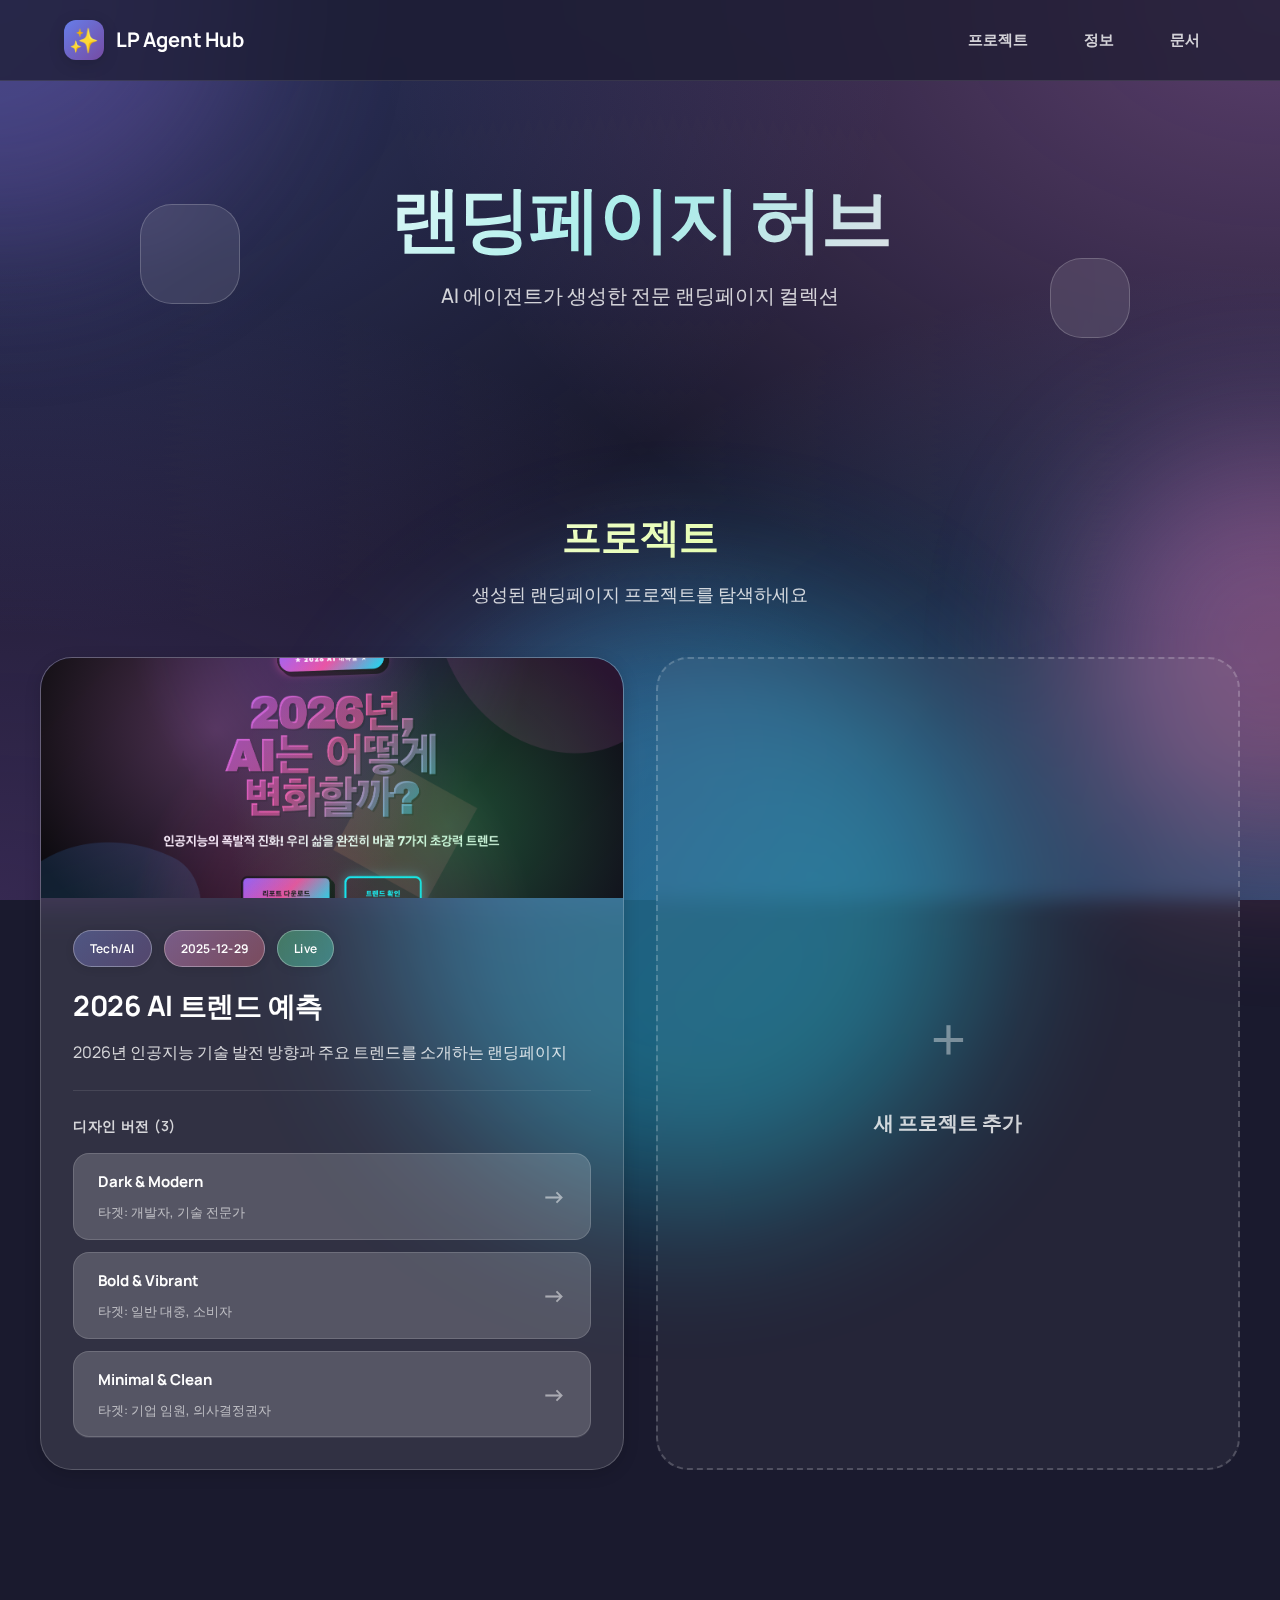
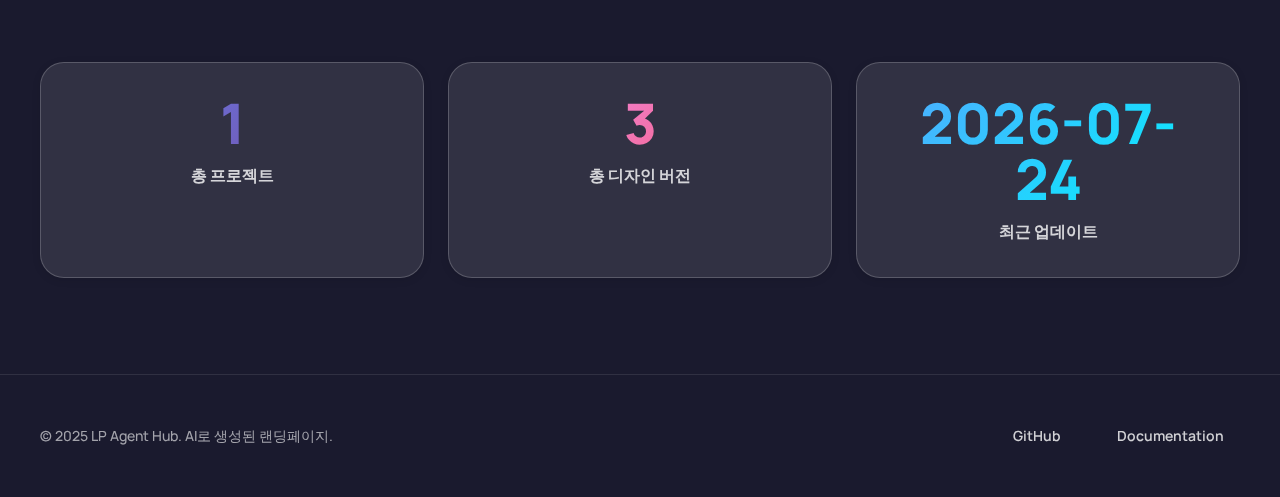
<file: output/hub/version-3/index.html>
<!DOCTYPE html>
<html lang="ko">
<head>
  <meta charset="UTF-8">
  <meta name="viewport" content="width=device-width, initial-scale=1.0">
  <title>랜딩페이지 허브 - LP Agent Hub</title>
  <meta name="description" content="AI 에이전트가 생성한 전문 랜딩페이지 컬렉션">

  <!-- Fonts: Manrope -->
  <link rel="preconnect" href="https://fonts.googleapis.com">
  <link rel="preconnect" href="https://fonts.gstatic.com" crossorigin>
  <link href="https://fonts.googleapis.com/css2?family=Manrope:wght@400;500;600;700;800&display=swap" rel="stylesheet">

  <style>
    /* =============================================
       DESIGN TOKENS - GLASSMORPHISM
       ============================================= */
    :root {
      /* Colors */
      --color-text-primary: #ffffff;
      --color-text-secondary: rgba(255, 255, 255, 0.8);
      --color-text-tertiary: rgba(255, 255, 255, 0.6);

      /* Glass */
      --glass-bg: rgba(255, 255, 255, 0.1);
      --glass-bg-hover: rgba(255, 255, 255, 0.15);
      --glass-border: rgba(255, 255, 255, 0.2);
      --glass-border-hover: rgba(255, 255, 255, 0.3);

      /* Gradients */
      --gradient-1: linear-gradient(135deg, #667eea 0%, #764ba2 100%);
      --gradient-2: linear-gradient(135deg, #f093fb 0%, #f5576c 100%);
      --gradient-3: linear-gradient(135deg, #4facfe 0%, #00f2fe 100%);
      --gradient-4: linear-gradient(135deg, #43e97b 0%, #38f9d7 100%);
      --gradient-mesh:
        radial-gradient(at 0% 0%, rgba(102, 126, 234, 0.3) 0, transparent 50%),
        radial-gradient(at 100% 0%, rgba(240, 147, 251, 0.3) 0, transparent 50%),
        radial-gradient(at 100% 100%, rgba(79, 172, 254, 0.3) 0, transparent 50%),
        radial-gradient(at 0% 100%, rgba(118, 75, 162, 0.3) 0, transparent 50%);

      /* Typography */
      --font-primary: 'Manrope', sans-serif;

      /* Spacing */
      --space-2: 0.5rem;
      --space-3: 0.75rem;
      --space-4: 1rem;
      --space-6: 1.5rem;
      --space-8: 2rem;
      --space-12: 3rem;
      --space-16: 4rem;
      --space-24: 6rem;

      /* Shadows */
      --shadow-sm: 0 2px 8px rgba(0, 0, 0, 0.1);
      --shadow-md: 0 4px 16px rgba(0, 0, 0, 0.15);
      --shadow-lg: 0 8px 32px rgba(0, 0, 0, 0.2);
      --shadow-xl: 0 16px 48px rgba(0, 0, 0, 0.25);

      /* Border Radius */
      --radius-md: 1rem;
      --radius-lg: 1.5rem;
      --radius-xl: 2rem;

      /* Transitions */
      --transition-base: 300ms cubic-bezier(0.4, 0, 0.2, 1);
      --transition-slow: 500ms cubic-bezier(0.4, 0, 0.2, 1);
    }

    /* =============================================
       RESET & BASE
       ============================================= */
    * {
      margin: 0;
      padding: 0;
      box-sizing: border-box;
    }

    html {
      scroll-behavior: smooth;
    }

    body {
      font-family: var(--font-primary);
      font-weight: 400;
      color: var(--color-text-primary);
      background: #1a1a2e;
      line-height: 1.6;
      -webkit-font-smoothing: antialiased;
      -moz-osx-font-smoothing: grayscale;
      overflow-x: hidden;
      position: relative;
    }

    /* Gradient Mesh Background */
    body::before {
      content: '';
      position: fixed;
      inset: 0;
      background: var(--gradient-mesh);
      z-index: 0;
      animation: meshFlow 20s ease-in-out infinite;
    }

    @keyframes meshFlow {
      0%, 100% { opacity: 0.8; }
      50% { opacity: 1; }
    }

    /* Floating Gradient Orbs */
    .orb {
      position: fixed;
      border-radius: 50%;
      filter: blur(80px);
      opacity: 0.4;
      pointer-events: none;
      z-index: 0;
    }

    .orb-1 {
      width: 500px;
      height: 500px;
      background: var(--gradient-1);
      top: -250px;
      left: -250px;
      animation: float1 15s ease-in-out infinite;
    }

    .orb-2 {
      width: 400px;
      height: 400px;
      background: var(--gradient-2);
      top: 50%;
      right: -200px;
      animation: float2 18s ease-in-out infinite;
    }

    .orb-3 {
      width: 600px;
      height: 600px;
      background: var(--gradient-3);
      bottom: -300px;
      left: 30%;
      animation: float3 20s ease-in-out infinite;
    }

    @keyframes float1 {
      0%, 100% { transform: translate(0, 0) scale(1); }
      50% { transform: translate(100px, 100px) scale(1.1); }
    }

    @keyframes float2 {
      0%, 100% { transform: translate(0, 0) scale(1); }
      50% { transform: translate(-80px, -80px) scale(1.2); }
    }

    @keyframes float3 {
      0%, 100% { transform: translate(0, 0) scale(1); }
      50% { transform: translate(120px, -100px) scale(1.15); }
    }

    /* =============================================
       GLASSMORPHIC UTILITIES
       ============================================= */
    .glass {
      background: var(--glass-bg);
      backdrop-filter: blur(20px);
      -webkit-backdrop-filter: blur(20px);
      border: 1px solid var(--glass-border);
    }

    .glass-strong {
      background: rgba(255, 255, 255, 0.15);
      backdrop-filter: blur(30px);
      -webkit-backdrop-filter: blur(30px);
      border: 1px solid var(--glass-border);
    }

    /* =============================================
       NAVIGATION - GLASSMORPHIC
       ============================================= */
    .nav {
      position: sticky;
      top: 0;
      z-index: 100;
      position: relative;
    }

    .nav-glass {
      background: rgba(26, 26, 46, 0.7);
      backdrop-filter: blur(30px);
      -webkit-backdrop-filter: blur(30px);
      border-bottom: 1px solid rgba(255, 255, 255, 0.1);
    }

    .nav-container {
      max-width: 1200px;
      margin: 0 auto;
      padding: 0 var(--space-6);
      display: flex;
      align-items: center;
      justify-content: space-between;
      height: 80px;
    }

    .nav-logo {
      display: flex;
      align-items: center;
      gap: var(--space-3);
      text-decoration: none;
      color: var(--color-text-primary);
      font-weight: 700;
      font-size: 1.25rem;
      letter-spacing: -0.01em;
      transition: all var(--transition-base);
    }

    .nav-logo:hover {
      transform: translateY(-2px);
    }

    .nav-logo-icon {
      width: 40px;
      height: 40px;
      background: var(--gradient-1);
      border-radius: 12px;
      display: flex;
      align-items: center;
      justify-content: center;
      font-size: 1.5rem;
      box-shadow: var(--shadow-md);
    }

    .nav-menu {
      display: flex;
      gap: var(--space-6);
      list-style: none;
    }

    .nav-link {
      text-decoration: none;
      color: var(--color-text-secondary);
      font-weight: 600;
      font-size: 0.9375rem;
      padding: var(--space-3) var(--space-4);
      border-radius: var(--radius-md);
      transition: all var(--transition-base);
      position: relative;
    }

    .nav-link:hover {
      color: var(--color-text-primary);
      background: var(--glass-bg);
      backdrop-filter: blur(10px);
    }

    /* =============================================
       HERO SECTION - GRADIENT MESH
       ============================================= */
    .hero {
      padding: var(--space-24) var(--space-6);
      text-align: center;
      position: relative;
      z-index: 2;
    }

    .hero-container {
      max-width: 900px;
      margin: 0 auto;
      position: relative;
    }

    /* Floating Glass Elements */
    .hero-glass-accent {
      position: absolute;
      border-radius: var(--radius-xl);
      background: var(--glass-bg);
      backdrop-filter: blur(20px);
      border: 1px solid var(--glass-border);
      animation: floatAccent 6s ease-in-out infinite;
    }

    .hero-glass-accent-1 {
      width: 100px;
      height: 100px;
      top: 20%;
      left: -50px;
      animation-delay: 0s;
    }

    .hero-glass-accent-2 {
      width: 80px;
      height: 80px;
      top: 60%;
      right: -40px;
      animation-delay: 2s;
    }

    @keyframes floatAccent {
      0%, 100% { transform: translateY(0) rotate(0deg); }
      50% { transform: translateY(-20px) rotate(5deg); }
    }

    .hero-title {
      font-size: clamp(3rem, 6vw, 4.5rem);
      font-weight: 800;
      letter-spacing: -0.03em;
      line-height: 1.1;
      margin-bottom: var(--space-6);
      background: linear-gradient(135deg, #ffffff 0%, #a8edea 50%, #fed6e3 100%);
      -webkit-background-clip: text;
      -webkit-text-fill-color: transparent;
      background-clip: text;
      position: relative;
      z-index: 1;
    }

    .hero-subtitle {
      font-size: 1.25rem;
      color: var(--color-text-secondary);
      font-weight: 500;
      line-height: 1.6;
      max-width: 700px;
      margin: 0 auto;
    }

    /* =============================================
       PROJECTS SECTION - GLASS CARDS
       ============================================= */
    .projects {
      padding: var(--space-24) var(--space-6);
      position: relative;
      z-index: 2;
    }

    .projects-container {
      max-width: 1200px;
      margin: 0 auto;
    }

    .section-header {
      margin-bottom: var(--space-12);
      text-align: center;
    }

    .section-title {
      font-size: 2.5rem;
      font-weight: 800;
      letter-spacing: -0.02em;
      margin-bottom: var(--space-3);
      background: linear-gradient(135deg, #ffffff 0%, #d4fc79 100%);
      -webkit-background-clip: text;
      -webkit-text-fill-color: transparent;
      background-clip: text;
    }

    .section-description {
      font-size: 1.125rem;
      color: var(--color-text-secondary);
      font-weight: 500;
    }

    .projects-grid {
      display: grid;
      grid-template-columns: 1fr;
      gap: var(--space-8);
    }

    @media (min-width: 768px) {
      .projects-grid {
        grid-template-columns: repeat(2, 1fr);
      }
    }

    /* =============================================
       PROJECT CARD - GLASSMORPHIC
       ============================================= */
    .project-card {
      background: var(--glass-bg);
      backdrop-filter: blur(20px);
      -webkit-backdrop-filter: blur(20px);
      border: 1px solid var(--glass-border);
      border-radius: var(--radius-xl);
      overflow: hidden;
      transition: all var(--transition-slow);
      box-shadow: var(--shadow-md);
    }

    .project-card:hover {
      transform: translateY(-8px) scale(1.02);
      box-shadow: var(--shadow-xl);
      background: var(--glass-bg-hover);
      backdrop-filter: blur(30px);
      border-color: var(--glass-border-hover);
    }

    .project-thumbnail {
      height: 240px;
      background: linear-gradient(135deg, rgba(102, 126, 234, 0.4) 0%, rgba(118, 75, 162, 0.4) 50%, rgba(79, 172, 254, 0.4) 100%);
      position: relative;
      overflow: hidden;
    }

    /* Gradient Mesh in Thumbnail */
    .project-thumbnail::before {
      content: '';
      position: absolute;
      inset: 0;
      background:
        radial-gradient(circle at 30% 30%, rgba(240, 147, 251, 0.3) 0%, transparent 50%),
        radial-gradient(circle at 70% 70%, rgba(67, 233, 123, 0.3) 0%, transparent 50%);
      animation: meshPulse 8s ease-in-out infinite;
    }

    @keyframes meshPulse {
      0%, 100% { opacity: 0.6; }
      50% { opacity: 1; }
    }

    .project-content {
      padding: var(--space-8);
    }

    .project-meta {
      display: flex;
      gap: var(--space-3);
      margin-bottom: var(--space-4);
      flex-wrap: wrap;
    }

    .project-badge {
      display: inline-block;
      padding: var(--space-2) var(--space-4);
      background: rgba(255, 255, 255, 0.2);
      backdrop-filter: blur(10px);
      color: #fff;
      font-size: 0.75rem;
      font-weight: 600;
      border-radius: 20px;
      border: 1px solid rgba(255, 255, 255, 0.3);
      letter-spacing: 0.02em;
      box-shadow: var(--shadow-sm);
    }

    .project-badge:nth-child(1) {
      background: linear-gradient(135deg, rgba(102, 126, 234, 0.3) 0%, rgba(118, 75, 162, 0.3) 100%);
    }

    .project-badge:nth-child(2) {
      background: linear-gradient(135deg, rgba(240, 147, 251, 0.3) 0%, rgba(245, 87, 108, 0.3) 100%);
    }

    .project-badge.badge-status {
      background: linear-gradient(135deg, rgba(67, 233, 123, 0.3) 0%, rgba(56, 249, 215, 0.3) 100%);
    }

    .project-title {
      font-size: 1.75rem;
      font-weight: 700;
      margin-bottom: var(--space-3);
      letter-spacing: -0.01em;
    }

    .project-description {
      color: var(--color-text-secondary);
      font-size: 1rem;
      line-height: 1.6;
      margin-bottom: var(--space-6);
    }

    .project-versions {
      margin-top: var(--space-6);
      padding-top: var(--space-6);
      border-top: 1px solid rgba(255, 255, 255, 0.1);
    }

    .versions-label {
      font-size: 0.875rem;
      font-weight: 600;
      color: var(--color-text-secondary);
      margin-bottom: var(--space-4);
      text-transform: uppercase;
      letter-spacing: 0.05em;
    }

    .version-buttons {
      display: flex;
      flex-direction: column;
      gap: var(--space-3);
    }

    .version-btn {
      display: flex;
      align-items: center;
      justify-content: space-between;
      padding: var(--space-4) var(--space-6);
      background: rgba(255, 255, 255, 0.08);
      backdrop-filter: blur(10px);
      border: 1px solid rgba(255, 255, 255, 0.15);
      border-radius: var(--radius-md);
      text-decoration: none;
      color: var(--color-text-primary);
      transition: all var(--transition-base);
      font-weight: 600;
      font-size: 0.9375rem;
    }

    .version-btn:hover {
      background: rgba(255, 255, 255, 0.15);
      backdrop-filter: blur(20px);
      border-color: rgba(255, 255, 255, 0.3);
      transform: translateX(4px);
      box-shadow: var(--shadow-md);
    }

    .version-btn:nth-child(1):hover {
      background: linear-gradient(135deg, rgba(102, 126, 234, 0.2) 0%, rgba(118, 75, 162, 0.2) 100%);
    }

    .version-btn:nth-child(2):hover {
      background: linear-gradient(135deg, rgba(240, 147, 251, 0.2) 0%, rgba(245, 87, 108, 0.2) 100%);
    }

    .version-btn:nth-child(3):hover {
      background: linear-gradient(135deg, rgba(79, 172, 254, 0.2) 0%, rgba(0, 242, 254, 0.2) 100%);
    }

    .version-info {
      display: flex;
      flex-direction: column;
      gap: var(--space-2);
      align-items: flex-start;
    }

    .version-name {
      font-weight: 700;
    }

    .version-target {
      font-size: 0.8125rem;
      color: var(--color-text-tertiary);
      font-weight: 500;
    }

    .version-arrow {
      font-size: 1.5rem;
      opacity: 0.5;
      transition: all var(--transition-base);
    }

    .version-btn:hover .version-arrow {
      opacity: 1;
      transform: translateX(4px);
    }

    /* =============================================
       PLACEHOLDER CARD - GLASS
       ============================================= */
    .placeholder-card {
      background: rgba(255, 255, 255, 0.05);
      backdrop-filter: blur(10px);
      border: 2px dashed rgba(255, 255, 255, 0.2);
      border-radius: var(--radius-xl);
      padding: var(--space-24) var(--space-8);
      display: flex;
      flex-direction: column;
      align-items: center;
      justify-content: center;
      text-align: center;
      transition: all var(--transition-base);
      cursor: pointer;
      min-height: 500px;
    }

    .placeholder-card:hover {
      background: rgba(255, 255, 255, 0.1);
      backdrop-filter: blur(20px);
      border-color: rgba(255, 255, 255, 0.4);
      transform: translateY(-4px);
      box-shadow: var(--shadow-lg);
    }

    .placeholder-icon {
      font-size: 4rem;
      margin-bottom: var(--space-4);
      opacity: 0.4;
    }

    .placeholder-text {
      font-size: 1.25rem;
      font-weight: 600;
      color: var(--color-text-secondary);
    }

    /* =============================================
       STATS SECTION - GLASS BOXES
       ============================================= */
    .stats {
      padding: var(--space-24) var(--space-6);
      position: relative;
      z-index: 2;
    }

    .stats-container {
      max-width: 1200px;
      margin: 0 auto;
    }

    .stats-grid {
      display: grid;
      grid-template-columns: repeat(auto-fit, minmax(250px, 1fr));
      gap: var(--space-6);
    }

    .stat-item {
      text-align: center;
      padding: var(--space-8);
      background: var(--glass-bg);
      backdrop-filter: blur(20px);
      border: 1px solid var(--glass-border);
      border-radius: var(--radius-lg);
      transition: all var(--transition-base);
      box-shadow: var(--shadow-sm);
    }

    .stat-item:hover {
      background: var(--glass-bg-hover);
      backdrop-filter: blur(30px);
      transform: translateY(-4px);
      box-shadow: var(--shadow-lg);
    }

    .stat-value {
      font-size: 3.5rem;
      font-weight: 800;
      background: var(--gradient-1);
      -webkit-background-clip: text;
      -webkit-text-fill-color: transparent;
      background-clip: text;
      margin-bottom: var(--space-3);
      line-height: 1;
    }

    .stat-item:nth-child(2) .stat-value {
      background: var(--gradient-2);
      -webkit-background-clip: text;
      -webkit-text-fill-color: transparent;
      background-clip: text;
    }

    .stat-item:nth-child(3) .stat-value {
      background: var(--gradient-3);
      -webkit-background-clip: text;
      -webkit-text-fill-color: transparent;
      background-clip: text;
    }

    .stat-label {
      font-size: 1rem;
      color: var(--color-text-secondary);
      font-weight: 600;
    }

    /* =============================================
       FOOTER - MINIMAL GLASS
       ============================================= */
    .footer {
      padding: var(--space-12) var(--space-6);
      background: rgba(26, 26, 46, 0.5);
      backdrop-filter: blur(20px);
      border-top: 1px solid rgba(255, 255, 255, 0.1);
      position: relative;
      z-index: 2;
    }

    .footer-container {
      max-width: 1200px;
      margin: 0 auto;
      display: flex;
      justify-content: space-between;
      align-items: center;
      flex-wrap: wrap;
      gap: var(--space-6);
    }

    .footer-text {
      color: var(--color-text-tertiary);
      font-size: 0.875rem;
      font-weight: 500;
    }

    .footer-links {
      display: flex;
      gap: var(--space-6);
      list-style: none;
    }

    .footer-link {
      text-decoration: none;
      color: var(--color-text-secondary);
      font-size: 0.875rem;
      font-weight: 600;
      transition: all var(--transition-base);
      padding: var(--space-2) var(--space-4);
      border-radius: var(--radius-md);
    }

    .footer-link:hover {
      color: var(--color-text-primary);
      background: rgba(255, 255, 255, 0.1);
      backdrop-filter: blur(10px);
    }

    /* =============================================
       ANIMATIONS - STAGGERED FADE
       ============================================= */
    @keyframes fadeInScale {
      from {
        opacity: 0;
        transform: scale(0.95) translateY(20px);
      }
      to {
        opacity: 1;
        transform: scale(1) translateY(0);
      }
    }

    .hero-container {
      animation: fadeInScale 0.8s ease-out;
    }

    .project-card {
      animation: fadeInScale 0.8s ease-out;
      animation-fill-mode: both;
    }

    .project-card:nth-child(1) { animation-delay: 0.2s; }
    .project-card:nth-child(2) { animation-delay: 0.4s; }

    .stat-item {
      animation: fadeInScale 0.8s ease-out;
      animation-fill-mode: both;
    }

    .stat-item:nth-child(1) { animation-delay: 0.1s; }
    .stat-item:nth-child(2) { animation-delay: 0.2s; }
    .stat-item:nth-child(3) { animation-delay: 0.3s; }

    /* =============================================
       RESPONSIVE
       ============================================= */
    @media (max-width: 768px) {
      .nav-menu {
        gap: var(--space-4);
      }

      .nav-link {
        font-size: 0.875rem;
        padding: var(--space-2) var(--space-3);
      }

      .hero {
        padding: var(--space-16) var(--space-6);
      }

      .projects {
        padding: var(--space-16) var(--space-6);
      }

      .stats {
        padding: var(--space-16) var(--space-6);
      }

      .footer-container {
        flex-direction: column;
        text-align: center;
      }

      .orb {
        display: none;
      }
    }

    /* =============================================
       ACCESSIBILITY
       ============================================= */
    *:focus-visible {
      outline: 2px solid rgba(255, 255, 255, 0.5);
      outline-offset: 3px;
      border-radius: var(--radius-md);
    }

    @media (prefers-reduced-motion: reduce) {
      *,
      *::before,
      *::after {
        animation-duration: 0.01ms !important;
        animation-iteration-count: 1 !important;
        transition-duration: 0.01ms !important;
      }
    }

    /* =============================================
       MODAL STYLES - GLASSMORPHISM
       ============================================= */
    .modal-overlay {
      position: fixed;
      inset: 0;
      background: rgba(0, 0, 0, 0.7);
      backdrop-filter: blur(10px);
      display: none;
      align-items: center;
      justify-content: center;
      z-index: 1000;
      padding: var(--space-6);
    }

    .modal-overlay.active {
      display: flex;
    }

    .modal {
      background: rgba(26, 26, 46, 0.9);
      backdrop-filter: blur(40px);
      -webkit-backdrop-filter: blur(40px);
      border: 1px solid rgba(255, 255, 255, 0.2);
      border-radius: var(--radius-xl);
      max-width: 600px;
      width: 100%;
      max-height: 90vh;
      overflow-y: auto;
      box-shadow: var(--shadow-xl);
      animation: modalSlideIn 0.4s cubic-bezier(0.4, 0, 0.2, 1);
    }

    @keyframes modalSlideIn {
      from {
        opacity: 0;
        transform: translateY(-30px) scale(0.95);
      }
      to {
        opacity: 1;
        transform: translateY(0) scale(1);
      }
    }

    .modal-header {
      padding: var(--space-8);
      border-bottom: 1px solid rgba(255, 255, 255, 0.1);
      display: flex;
      justify-content: space-between;
      align-items: center;
      background: linear-gradient(135deg, rgba(102, 126, 234, 0.2) 0%, rgba(118, 75, 162, 0.2) 100%);
    }

    .modal-title {
      font-family: var(--font-primary);
      font-size: 1.5rem;
      font-weight: 700;
      background: linear-gradient(135deg, #ffffff 0%, #a8edea 100%);
      -webkit-background-clip: text;
      -webkit-text-fill-color: transparent;
      background-clip: text;
    }

    .modal-close {
      background: rgba(255, 255, 255, 0.1);
      backdrop-filter: blur(10px);
      border: 1px solid rgba(255, 255, 255, 0.2);
      font-size: 1.5rem;
      cursor: pointer;
      color: var(--color-text-primary);
      padding: var(--space-2);
      width: 36px;
      height: 36px;
      border-radius: 50%;
      display: flex;
      align-items: center;
      justify-content: center;
      transition: all var(--transition-base);
    }

    .modal-close:hover {
      background: rgba(255, 255, 255, 0.2);
      backdrop-filter: blur(20px);
      transform: rotate(90deg);
    }

    .modal-body {
      padding: var(--space-8);
    }

    .form-group {
      margin-bottom: var(--space-6);
    }

    .form-label {
      display: block;
      margin-bottom: var(--space-3);
      font-weight: 600;
      color: var(--color-text-primary);
      font-size: 0.9375rem;
    }

    .form-input,
    .form-textarea {
      width: 100%;
      padding: var(--space-4);
      border: 1px solid rgba(255, 255, 255, 0.2);
      border-radius: var(--radius-md);
      font-family: var(--font-primary);
      font-size: 0.9375rem;
      transition: all var(--transition-base);
      background: rgba(255, 255, 255, 0.05);
      backdrop-filter: blur(10px);
      color: var(--color-text-primary);
    }

    .form-input:focus,
    .form-textarea:focus {
      outline: none;
      border-color: rgba(102, 126, 234, 0.5);
      background: rgba(255, 255, 255, 0.1);
      backdrop-filter: blur(20px);
      box-shadow: 0 0 0 4px rgba(102, 126, 234, 0.1);
    }

    .form-textarea {
      resize: vertical;
      min-height: 100px;
    }

    .image-upload-container {
      display: flex;
      gap: var(--space-4);
      flex-direction: column;
    }

    .image-preview {
      width: 100%;
      height: 200px;
      border: 2px dashed rgba(255, 255, 255, 0.2);
      border-radius: var(--radius-md);
      display: flex;
      align-items: center;
      justify-content: center;
      overflow: hidden;
      background: rgba(255, 255, 255, 0.05);
      backdrop-filter: blur(10px);
    }

    .image-preview img {
      max-width: 100%;
      max-height: 100%;
      object-fit: cover;
    }

    .image-preview-placeholder {
      color: var(--color-text-tertiary);
      font-size: 0.875rem;
    }

    .btn-primary {
      background: var(--gradient-1);
      color: white;
      border: 1px solid rgba(255, 255, 255, 0.2);
      padding: var(--space-4) var(--space-8);
      border-radius: var(--radius-md);
      font-family: var(--font-primary);
      font-weight: 600;
      font-size: 1rem;
      cursor: pointer;
      transition: all var(--transition-base);
      width: 100%;
      backdrop-filter: blur(10px);
      box-shadow: var(--shadow-md);
    }

    .btn-primary:hover {
      transform: translateY(-2px);
      box-shadow: var(--shadow-lg);
      background: linear-gradient(135deg, #764ba2 0%, #667eea 100%);
    }

    .btn-secondary {
      background: rgba(255, 255, 255, 0.1);
      backdrop-filter: blur(10px);
      color: var(--color-text-primary);
      border: 1px solid rgba(255, 255, 255, 0.2);
      padding: var(--space-3) var(--space-6);
      border-radius: var(--radius-md);
      font-family: var(--font-primary);
      font-weight: 600;
      font-size: 0.875rem;
      cursor: pointer;
      transition: all var(--transition-base);
    }

    .btn-secondary:hover {
      background: rgba(255, 255, 255, 0.15);
      backdrop-filter: blur(20px);
      border-color: rgba(255, 255, 255, 0.3);
      transform: translateY(-1px);
    }

    .version-fields {
      display: flex;
      flex-direction: column;
      gap: var(--space-4);
      margin-top: var(--space-4);
    }

    .version-field-group {
      display: grid;
      grid-template-columns: 1fr 2fr auto;
      gap: var(--space-3);
      align-items: end;
    }

    .btn-remove {
      background: rgba(239, 68, 68, 0.2);
      backdrop-filter: blur(10px);
      color: #fca5a5;
      border: 1px solid rgba(239, 68, 68, 0.3);
      padding: var(--space-4);
      border-radius: var(--radius-md);
      cursor: pointer;
      transition: all var(--transition-base);
      font-weight: 600;
    }

    .btn-remove:hover {
      background: rgba(239, 68, 68, 0.3);
      border-color: rgba(239, 68, 68, 0.5);
    }

    .btn-add-version {
      margin-top: var(--space-4);
    }

    .project-thumbnail img {
      width: 100%;
      height: 100%;
      object-fit: cover;
    }

    .delete-project-btn {
      position: absolute;
      top: var(--space-4);
      right: var(--space-4);
      background: rgba(239, 68, 68, 0.2);
      backdrop-filter: blur(10px);
      border: 1px solid rgba(239, 68, 68, 0.3);
      width: 36px;
      height: 36px;
      border-radius: 50%;
      cursor: pointer;
      font-size: 1.125rem;
      display: flex;
      align-items: center;
      justify-content: center;
      color: #fca5a5;
      transition: all var(--transition-base);
      z-index: 10;
    }

    .delete-project-btn:hover {
      background: rgba(239, 68, 68, 0.4);
      backdrop-filter: blur(20px);
      border-color: rgba(239, 68, 68, 0.5);
      transform: scale(1.1);
    }
  </style>
</head>
<body>

  <!-- Floating Gradient Orbs -->
  <div class="orb orb-1"></div>
  <div class="orb orb-2"></div>
  <div class="orb orb-3"></div>

  <!-- =============================================
       NAVIGATION
       ============================================= -->
  <nav class="nav" role="navigation" aria-label="메인 네비게이션">
    <div class="nav-glass">
      <div class="nav-container">
        <a href="#" class="nav-logo">
          <div class="nav-logo-icon">✨</div>
          <span>LP Agent Hub</span>
        </a>

        <ul class="nav-menu">
          <li><a href="#projects" class="nav-link">프로젝트</a></li>
          <li><a href="#stats" class="nav-link">정보</a></li>
          <li><a href="#footer" class="nav-link">문서</a></li>
        </ul>
      </div>
    </div>
  </nav>

  <!-- =============================================
       HERO SECTION
       ============================================= -->
  <section class="hero">
    <div class="hero-container">
      <div class="hero-glass-accent hero-glass-accent-1"></div>
      <div class="hero-glass-accent hero-glass-accent-2"></div>

      <h1 class="hero-title">랜딩페이지 허브</h1>
      <p class="hero-subtitle">AI 에이전트가 생성한 전문 랜딩페이지 컬렉션</p>
    </div>
  </section>

  <!-- =============================================
       PROJECTS SECTION
       ============================================= -->
  <section id="projects" class="projects">
    <div class="projects-container">
      <div class="section-header">
        <h2 class="section-title">프로젝트</h2>
        <p class="section-description">생성된 랜딩페이지 프로젝트를 탐색하세요</p>
      </div>

      <div class="projects-grid" id="projectsGrid">

        <!-- AI Trends 2026 Project -->
        <article class="project-card">
          <div class="project-thumbnail">
            <img src="../../ai-trends-2026/version-2/스크린샷 2025-12-30 오전 1.13.18.png" alt="2026 AI 트렌드 예측">
          </div>

          <div class="project-content">
            <div class="project-meta">
              <span class="project-badge">Tech/AI</span>
              <span class="project-badge">2025-12-29</span>
              <span class="project-badge badge-status">Live</span>
            </div>

            <h3 class="project-title">2026 AI 트렌드 예측</h3>
            <p class="project-description">
              2026년 인공지능 기술 발전 방향과 주요 트렌드를 소개하는 랜딩페이지
            </p>

            <div class="project-versions">
              <div class="versions-label">디자인 버전 (3)</div>

              <div class="version-buttons">
                <a href="../../ai-trends-2026/version-1/index.html" class="version-btn" target="_blank">
                  <div class="version-info">
                    <span class="version-name">Dark & Modern</span>
                    <span class="version-target">타겟: 개발자, 기술 전문가</span>
                  </div>
                  <span class="version-arrow">→</span>
                </a>

                <a href="../../ai-trends-2026/version-2/index.html" class="version-btn" target="_blank">
                  <div class="version-info">
                    <span class="version-name">Bold & Vibrant</span>
                    <span class="version-target">타겟: 일반 대중, 소비자</span>
                  </div>
                  <span class="version-arrow">→</span>
                </a>

                <a href="../../ai-trends-2026/version-3/index.html" class="version-btn" target="_blank">
                  <div class="version-info">
                    <span class="version-name">Minimal & Clean</span>
                    <span class="version-target">타겟: 기업 임원, 의사결정권자</span>
                  </div>
                  <span class="version-arrow">→</span>
                </a>
              </div>
            </div>
          </div>
        </article>

        <!-- Placeholder Card -->
        <div class="placeholder-card" onclick="openModal()">
          <div class="placeholder-icon">+</div>
          <p class="placeholder-text">새 프로젝트 추가</p>
        </div>

      </div>
    </div>
  </section>

  <!-- =============================================
       STATS SECTION
       ============================================= -->
  <section id="stats" class="stats">
    <div class="stats-container">
      <div class="stats-grid">
        <div class="stat-item">
          <div class="stat-value" id="totalProjects">1</div>
          <div class="stat-label">총 프로젝트</div>
        </div>

        <div class="stat-item">
          <div class="stat-value" id="totalVersions">3</div>
          <div class="stat-label">총 디자인 버전</div>
        </div>

        <div class="stat-item">
          <div class="stat-value" id="lastUpdated">12.29</div>
          <div class="stat-label">최근 업데이트</div>
        </div>
      </div>
    </div>
  </section>

  <!-- =============================================
       FOOTER
       ============================================= -->
  <footer id="footer" class="footer">
    <div class="footer-container">
      <p class="footer-text">© 2025 LP Agent Hub. AI로 생성된 랜딩페이지.</p>

      <ul class="footer-links">
        <li><a href="https://github.com/anthropics/claude-code" class="footer-link" target="_blank" rel="noopener noreferrer">GitHub</a></li>
        <li><a href="https://code.claude.com/docs" class="footer-link" target="_blank" rel="noopener noreferrer">Documentation</a></li>
      </ul>
    </div>
  </footer>


  <!-- =============================================
       MODAL - ADD PROJECT
       ============================================= -->
  <div class="modal-overlay" id="modalOverlay" onclick="closeModalOnOverlay(event)">
    <div class="modal">
      <div class="modal-header">
        <h3 class="modal-title">새 프로젝트 추가</h3>
        <button class="modal-close" onclick="closeModal()">&times;</button>
      </div>

      <div class="modal-body">
        <form id="projectForm" onsubmit="addProject(event)">
          <div class="form-group">
            <label class="form-label" for="projectTitle">프로젝트 제목 *</label>
            <input type="text" id="projectTitle" class="form-input" required placeholder="예: AI 챗봇 서비스">
          </div>

          <div class="form-group">
            <label class="form-label" for="projectDescription">설명 *</label>
            <textarea id="projectDescription" class="form-textarea" required placeholder="프로젝트에 대한 간단한 설명을 입력하세요"></textarea>
          </div>

          <div class="form-group">
            <label class="form-label" for="projectCategory">카테고리 *</label>
            <input type="text" id="projectCategory" class="form-input" required placeholder="예: Tech/AI">
          </div>

          <div class="form-group">
            <label class="form-label">프로젝트 이미지</label>
            <div class="image-upload-container">
              <div class="image-preview" id="imagePreview">
                <span class="image-preview-placeholder">이미지 URL을 입력하거나 파일을 선택하세요</span>
              </div>
              <input type="url" id="imageUrl" class="form-input" placeholder="이미지 URL (https://...)" onchange="previewImageUrl()">
              <input type="file" id="imageFile" class="form-input" accept="image/*" onchange="previewImageFile()">
            </div>
          </div>

          <div class="form-group">
            <label class="form-label">디자인 버전 (최소 1개)</label>
            <div class="version-fields" id="versionFields">
              <div class="version-field-group">
                <input type="text" class="form-input version-name-input" placeholder="버전 이름" required>
                <input type="url" class="form-input version-url-input" placeholder="URL" required>
                <button type="button" class="btn-remove" onclick="removeVersion(this)">×</button>
              </div>
            </div>
            <button type="button" class="btn-secondary btn-add-version" onclick="addVersionField()">+ 버전 추가</button>
          </div>

          <button type="submit" class="btn-primary">프로젝트 추가</button>
        </form>
      </div>
    </div>
  </div>

  <script>
    // LocalStorage 키
    const PROJECTS_KEY = 'lp_hub_projects';

    // 페이지 로드 시 프로젝트 로드
    document.addEventListener('DOMContentLoaded', () => {
      loadProjects();
      updateStats();
    });

    // 모달 열기
    function openModal() {
      document.getElementById('modalOverlay').classList.add('active');
      document.body.style.overflow = 'hidden';
    }

    // 모달 닫기
    function closeModal() {
      document.getElementById('modalOverlay').classList.remove('active');
      document.body.style.overflow = '';
      resetForm();
    }

    // 모달 오버레이 클릭 시 닫기
    function closeModalOnOverlay(event) {
      if (event.target === event.currentTarget) {
        closeModal();
      }
    }

    // 폼 리셋
    function resetForm() {
      document.getElementById('projectForm').reset();
      document.getElementById('imagePreview').innerHTML = '<span class="image-preview-placeholder">이미지 URL을 입력하거나 파일을 선택하세요</span>';
      // 버전 필드를 1개로 초기화
      const versionFields = document.getElementById('versionFields');
      versionFields.innerHTML = `
        <div class="version-field-group">
          <input type="text" class="form-input version-name-input" placeholder="버전 이름" required>
          <input type="url" class="form-input version-url-input" placeholder="URL" required>
          <button type="button" class="btn-remove" onclick="removeVersion(this)">×</button>
        </div>
      `;
    }

    // 이미지 URL 미리보기
    function previewImageUrl() {
      const url = document.getElementById('imageUrl').value;
      if (url) {
        document.getElementById('imageFile').value = ''; // 파일 입력 초기화
        document.getElementById('imagePreview').innerHTML = `<img src="${url}" alt="Preview">`;
      }
    }

    // 이미지 파일 미리보기
    function previewImageFile() {
      const file = document.getElementById('imageFile').files[0];
      if (file) {
        document.getElementById('imageUrl').value = ''; // URL 입력 초기화
        const reader = new FileReader();
        reader.onload = function(e) {
          document.getElementById('imagePreview').innerHTML = `<img src="${e.target.result}" alt="Preview">`;
        };
        reader.readAsDataURL(file);
      }
    }

    // 버전 필드 추가
    function addVersionField() {
      const versionFields = document.getElementById('versionFields');
      const newField = document.createElement('div');
      newField.className = 'version-field-group';
      newField.innerHTML = `
        <input type="text" class="form-input version-name-input" placeholder="버전 이름" required>
        <input type="url" class="form-input version-url-input" placeholder="URL" required>
        <button type="button" class="btn-remove" onclick="removeVersion(this)">×</button>
      `;
      versionFields.appendChild(newField);
    }

    // 버전 필드 제거
    function removeVersion(button) {
      const versionFields = document.getElementById('versionFields');
      if (versionFields.children.length > 1) {
        button.parentElement.remove();
      } else {
        alert('최소 1개의 버전이 필요합니다.');
      }
    }

    // 프로젝트 추가
    function addProject(event) {
      event.preventDefault();

      const title = document.getElementById('projectTitle').value;
      const description = document.getElementById('projectDescription').value;
      const category = document.getElementById('projectCategory').value;

      // 이미지 가져오기 (URL 우선, 없으면 파일)
      let imageData = document.getElementById('imageUrl').value;
      if (!imageData) {
        const imgElement = document.querySelector('#imagePreview img');
        if (imgElement) {
          imageData = imgElement.src;
        }
      }

      // 버전 정보 수집
      const versionNameInputs = document.querySelectorAll('.version-name-input');
      const versionUrlInputs = document.querySelectorAll('.version-url-input');
      const versions = [];

      for (let i = 0; i < versionNameInputs.length; i++) {
        versions.push({
          name: versionNameInputs[i].value,
          url: versionUrlInputs[i].value,
          target: '사용자 지정' // 기본값
        });
      }

      // 프로젝트 객체 생성
      const project = {
        id: Date.now(),
        title,
        description,
        category,
        image: imageData,
        date: new Date().toISOString().split('T')[0],
        status: 'Live',
        versions
      };

      // LocalStorage에 저장
      const projects = getProjects();
      projects.push(project);
      localStorage.setItem(PROJECTS_KEY, JSON.stringify(projects));

      // UI 업데이트
      loadProjects();
      updateStats();
      closeModal();
    }

    // LocalStorage에서 프로젝트 가져오기
    function getProjects() {
      const stored = localStorage.getItem(PROJECTS_KEY);
      return stored ? JSON.parse(stored) : [];
    }

    // 프로젝트 로드 및 렌더링
    function loadProjects() {
      const projects = getProjects();
      const grid = document.getElementById('projectsGrid');

      // 기존 동적 카드 제거 (초기 AI Trends 카드와 placeholder는 유지)
      const dynamicCards = grid.querySelectorAll('[data-project-id]');
      dynamicCards.forEach(card => card.remove());

      // 새 프로젝트 카드 추가 (placeholder 앞에)
      const placeholder = grid.querySelector('.placeholder-card');

      projects.forEach(project => {
        const card = createProjectCard(project);
        grid.insertBefore(card, placeholder);
      });
    }

    // 프로젝트 카드 생성
    function createProjectCard(project) {
      const article = document.createElement('article');
      article.className = 'project-card';
      article.setAttribute('data-project-id', project.id);

      // 이미지 HTML
      const thumbnailContent = project.image
        ? `<img src="${project.image}" alt="${project.title}">`
        : '';

      // 버전 버튼 HTML 생성
      const versionButtonsHTML = project.versions.map(version => `
        <a href="${version.url}" class="version-btn" target="_blank">
          <div class="version-info">
            <span class="version-name">${version.name}</span>
            <span class="version-target">타겟: ${version.target}</span>
          </div>
          <span class="version-arrow">→</span>
        </a>
      `).join('');

      article.innerHTML = `
        <div class="project-thumbnail" style="position: relative;">
          ${thumbnailContent}
          <button class="delete-project-btn" onclick="deleteProject(${project.id})" title="삭제">×</button>
        </div>

        <div class="project-content">
          <div class="project-meta">
            <span class="project-badge">${project.category}</span>
            <span class="project-badge">${project.date}</span>
            <span class="project-badge badge-status">${project.status}</span>
          </div>

          <h3 class="project-title">${project.title}</h3>
          <p class="project-description">${project.description}</p>

          <div class="project-versions">
            <div class="versions-label">디자인 버전 (${project.versions.length})</div>
            <div class="version-buttons">
              ${versionButtonsHTML}
            </div>
          </div>
        </div>
      `;

      return article;
    }

    // 프로젝트 삭제
    function deleteProject(projectId) {
      if (confirm('이 프로젝트를 삭제하시겠습니까?')) {
        let projects = getProjects();
        projects = projects.filter(p => p.id !== projectId);
        localStorage.setItem(PROJECTS_KEY, JSON.stringify(projects));
        loadProjects();
        updateStats();
      }
    }

    // 통계 업데이트
    function updateStats() {
      const projects = getProjects();
      const totalProjects = projects.length + 1; // +1 for AI Trends
      const totalVersions = projects.reduce((sum, p) => sum + p.versions.length, 3); // +3 for AI Trends
      const today = new Date().toISOString().split('T')[0];

      document.getElementById('totalProjects').textContent = totalProjects;
      document.getElementById('totalVersions').textContent = totalVersions;
      document.getElementById('lastUpdated').textContent = today;
    }

    // ESC 키로 모달 닫기
    document.addEventListener('keydown', (e) => {
      if (e.key === 'Escape') {
        closeModal();
      }
    });
  </script>

</body>
</html>
</file>
